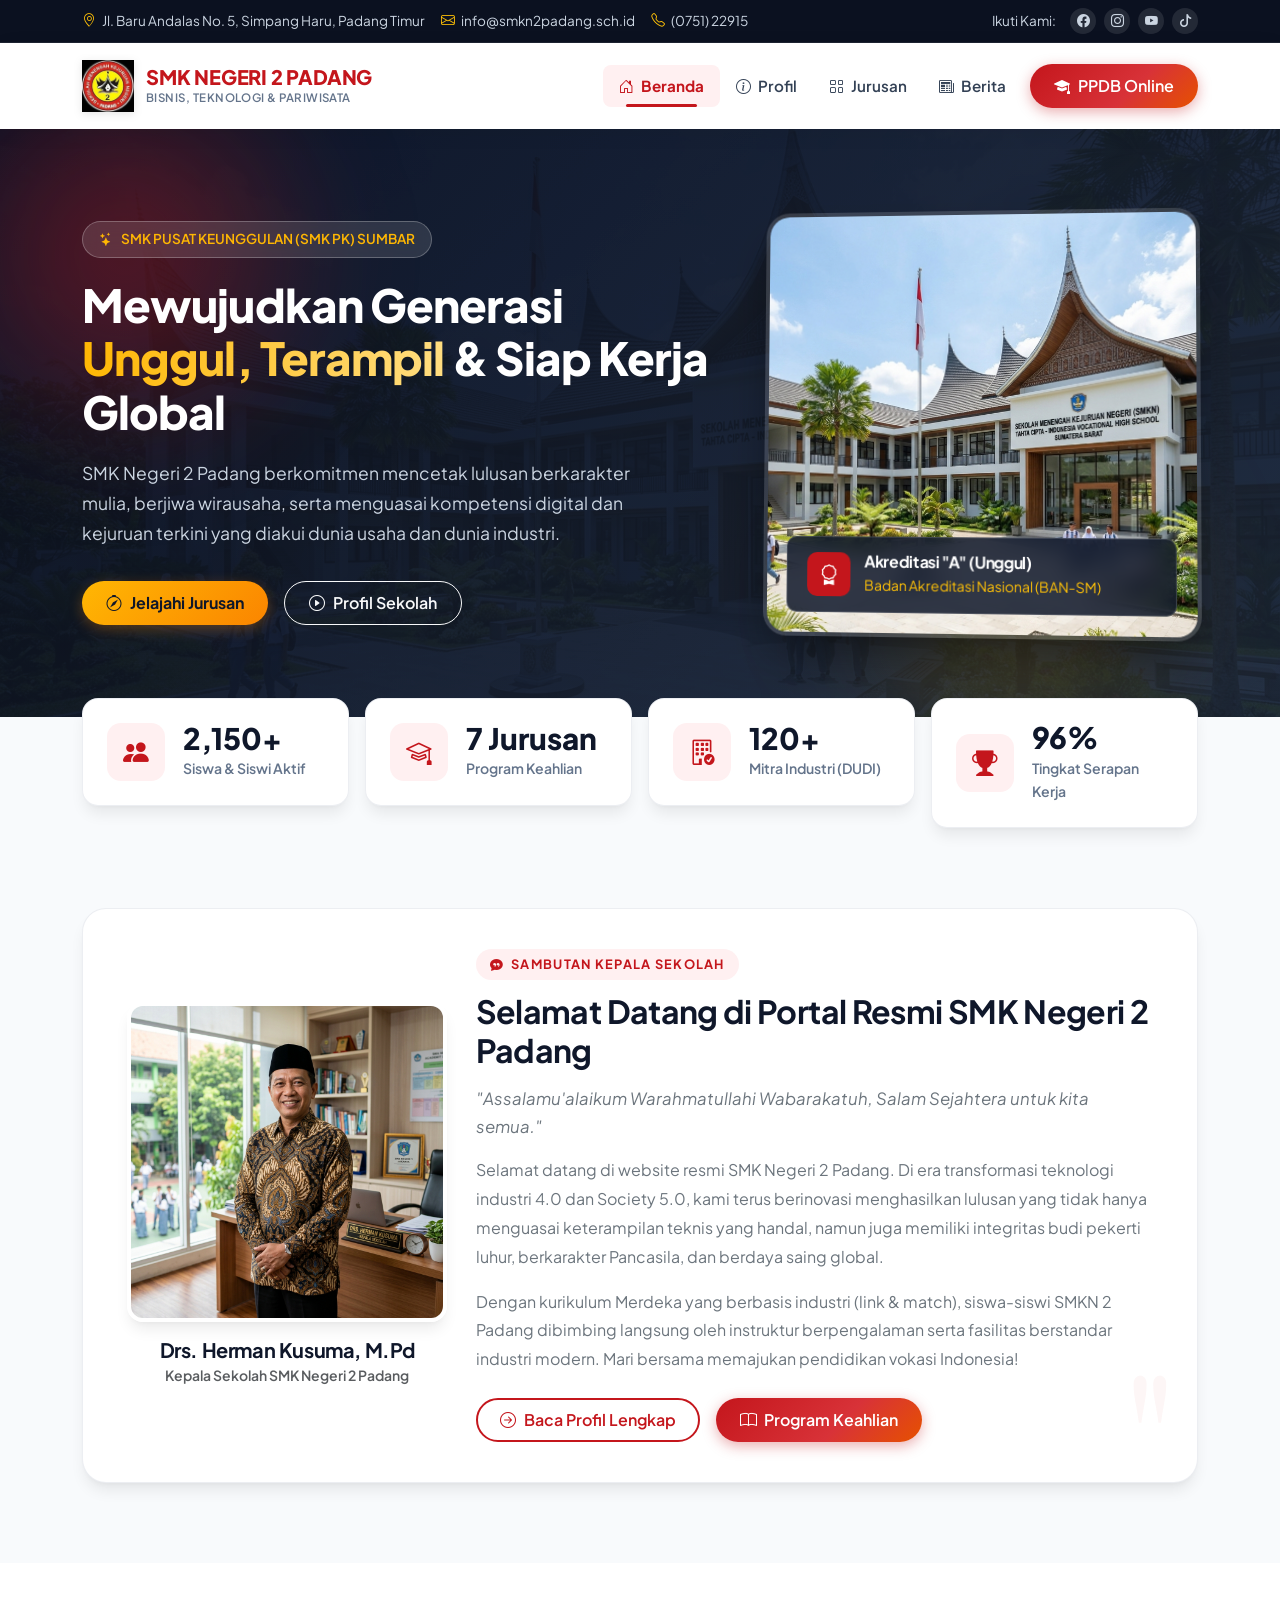
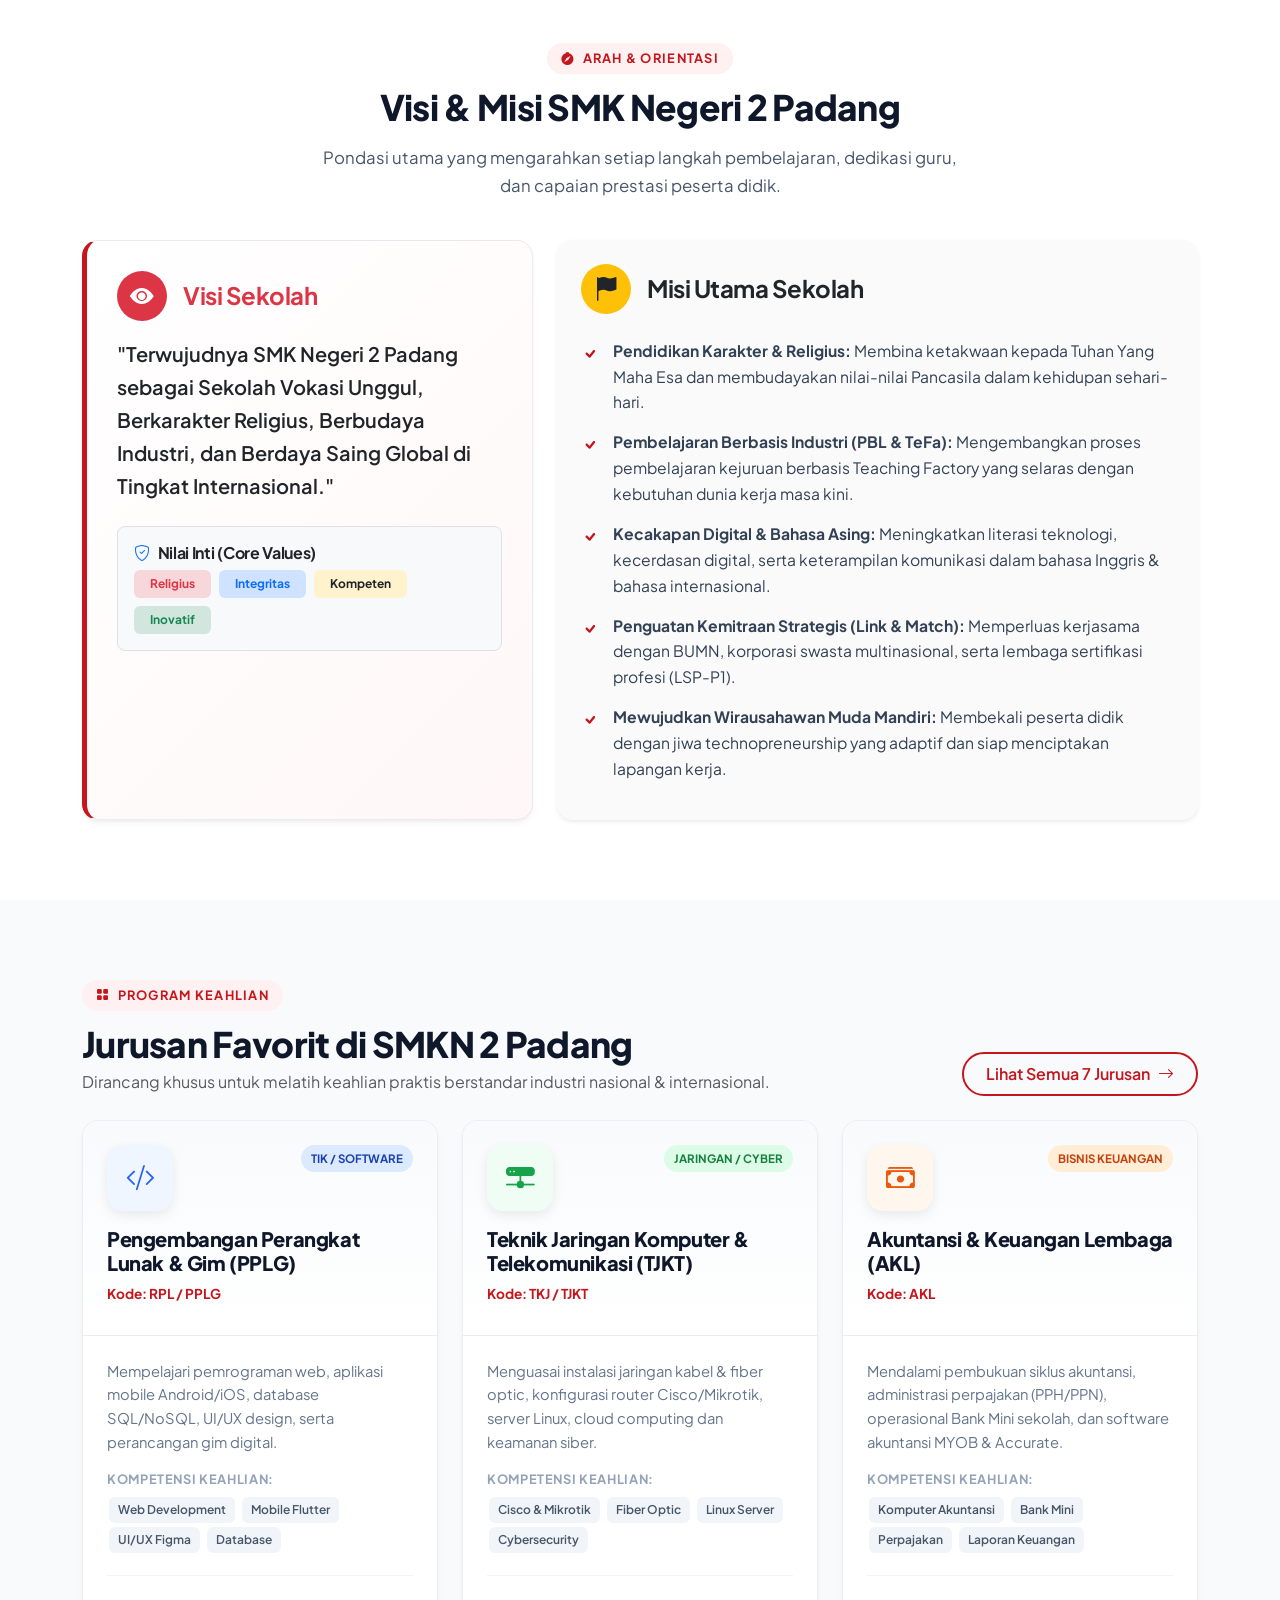
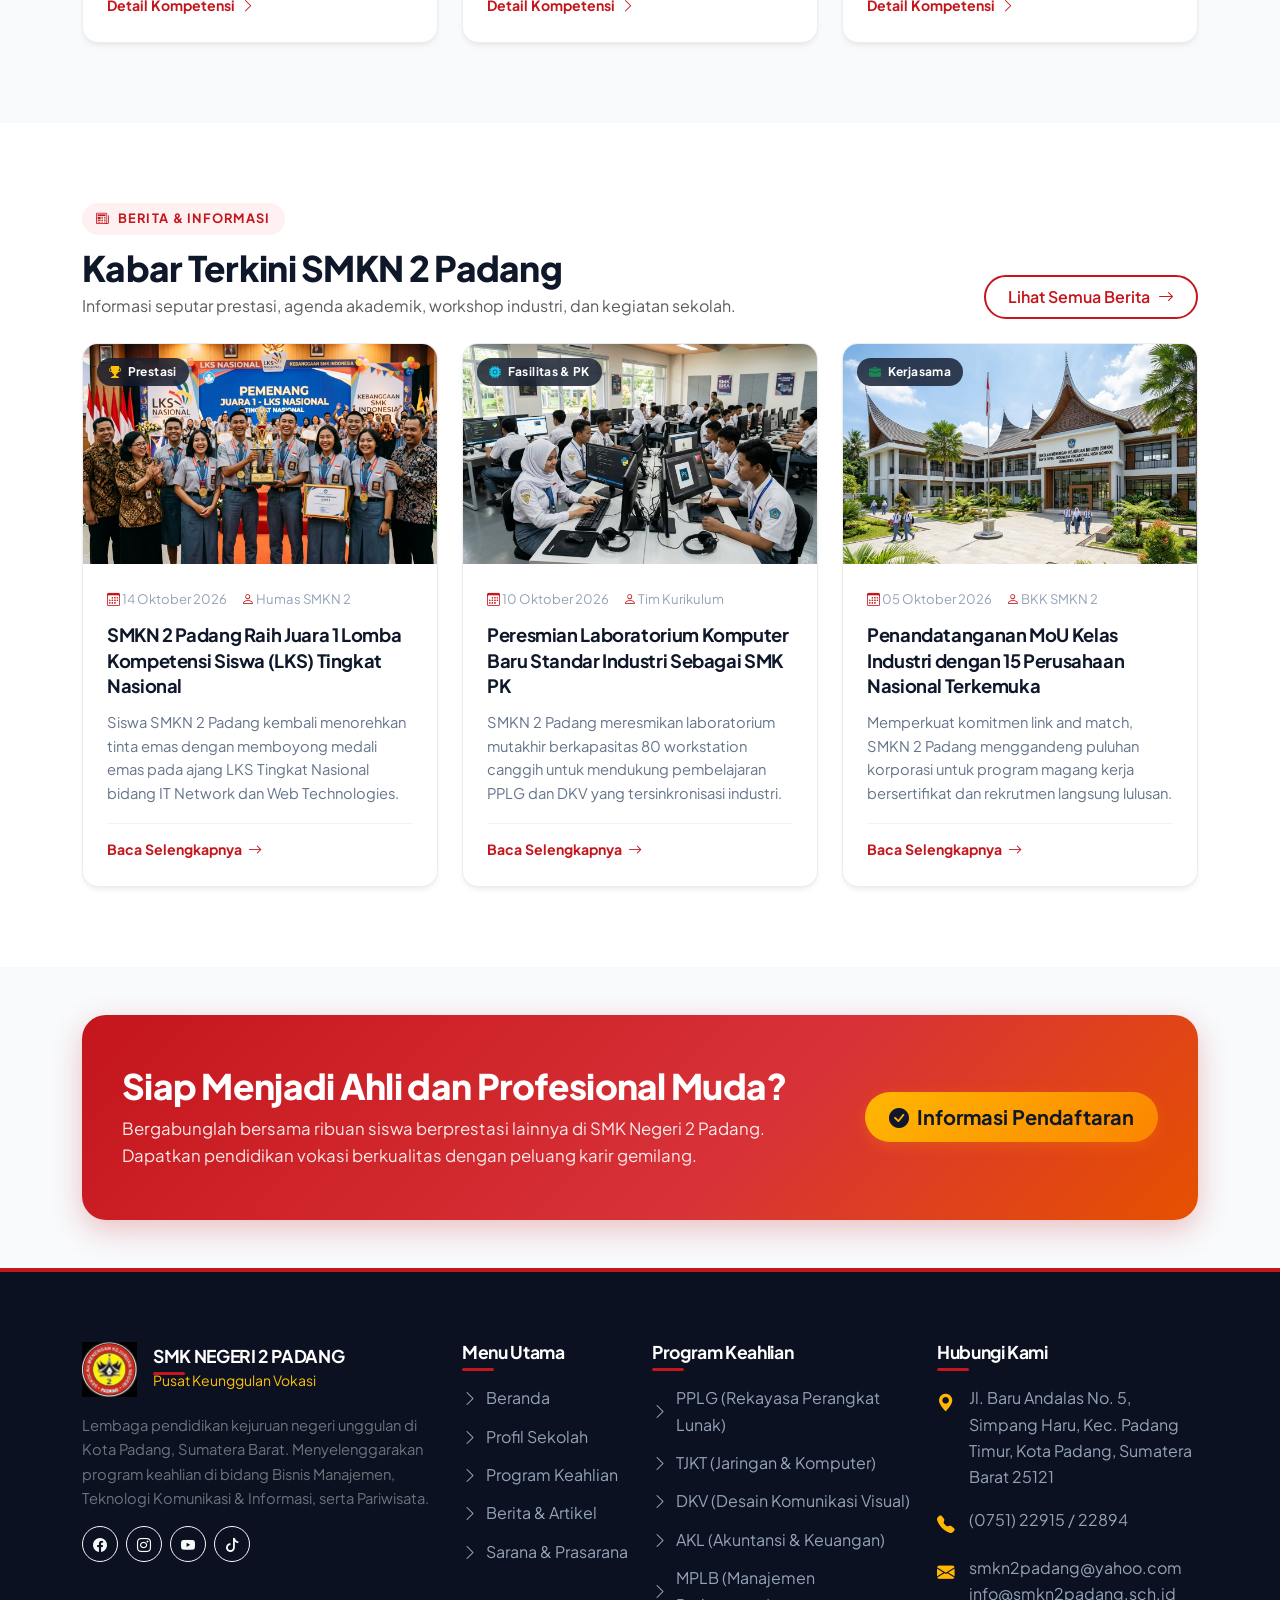
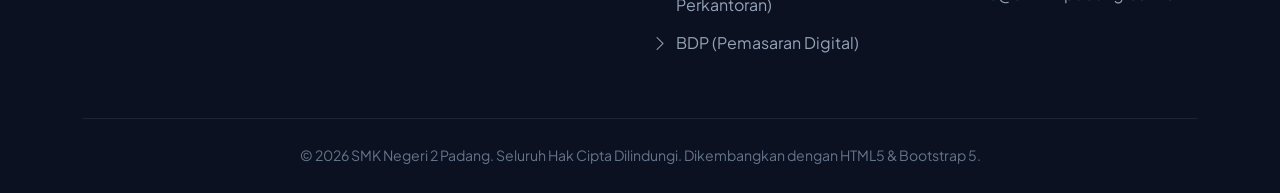
<file: smkn 2/index.html>
<!DOCTYPE html>
<html lang="id">
<head>
  <meta charset="UTF-8">
  <meta name="viewport" content="width=device-width, initial-scale=1.0">
  <title>SMK Negeri 2 Padang - Pusat Keunggulan Bisnis, Teknologi & Pariwisata</title>
  <meta name="description" content="Website Resmi SMK Negeri 2 Padang - Sekolah Menengah Kejuruan Pusat Keunggulan bidang Bisnis Manajemen, Teknologi Komunikasi dan Pariwisata di Kota Padang.">
  
  <!-- Favicon -->
  <link rel="icon" type="image/jpeg" href="assets/images/logo.jpg">
  
  <!-- Bootstrap 5.3.3 CSS -->
  <link href="https://cdn.jsdelivr.net/npm/bootstrap@5.3.3/dist/css/bootstrap.min.css" rel="stylesheet">
  <!-- Bootstrap Icons -->
  <link rel="stylesheet" href="https://cdn.jsdelivr.net/npm/bootstrap-icons@1.11.3/font/bootstrap-icons.min.css">
  <!-- Font Awesome -->
  <link rel="stylesheet" href="https://cdnjs.cloudflare.com/ajax/libs/font-awesome/6.5.2/css/all.min.css">
  <!-- Custom Style -->
  <link rel="stylesheet" href="assets/css/style.css">
</head>
<body>

  <!-- Top Utility Bar -->
  <div class="topbar">
    <div class="container d-flex flex-wrap justify-content-between align-items-center">
      <div class="d-flex align-items-center gap-3">
        <span><i class="bi bi-geo-alt text-warning me-1"></i> Jl. Baru Andalas No. 5, Simpang Haru, Padang Timur</span>
        <span class="d-none d-md-inline"><i class="bi bi-envelope text-warning me-1"></i> info@smkn2padang.sch.id</span>
        <span class="d-none d-lg-inline"><i class="bi bi-telephone text-warning me-1"></i> (0751) 22915</span>
      </div>
      <div class="d-flex align-items-center gap-2">
        <span class="d-none d-sm-inline">Ikuti Kami:</span>
        <div class="social-links">
          <a href="#" title="Facebook"><i class="bi bi-facebook"></i></a>
          <a href="#" title="Instagram"><i class="bi bi-instagram"></i></a>
          <a href="#" title="YouTube"><i class="bi bi-youtube"></i></a>
          <a href="#" title="TikTok"><i class="bi bi-tiktok"></i></a>
        </div>
      </div>
    </div>
  </div>

  <!-- Main Navbar -->
  <nav class="navbar navbar-expand-lg main-navbar sticky-top">
    <div class="container">
      <a class="navbar-brand" href="index.html">
        <img src="assets/images/logo.jpg" alt="Logo SMKN 2 Padang" class="brand-logo">
        <div class="brand-text">
          <span class="brand-title">SMK NEGERI 2 PADANG</span>
          <span class="brand-subtitle">Bisnis, Teknologi & Pariwisata</span>
        </div>
      </a>
      <button class="navbar-toggler border-0 shadow-none" type="button" data-bs-toggle="collapse" data-bs-target="#navbarMain" aria-controls="navbarMain" aria-expanded="false" aria-label="Toggle navigation">
        <span class="navbar-toggler-icon"></span>
      </button>

      <div class="collapse navbar-collapse" id="navbarMain">
        <ul class="navbar-nav ms-auto mb-2 mb-lg-0 align-items-lg-center">
          <li class="nav-item">
            <a class="nav-link active" aria-current="page" href="index.html">
              <i class="bi bi-house-door me-1"></i> Beranda
            </a>
          </li>
          <li class="nav-item">
            <a class="nav-link" href="profil.html">
              <i class="bi bi-info-circle me-1"></i> Profil
            </a>
          </li>
          <li class="nav-item">
            <a class="nav-link" href="jurusan.html">
              <i class="bi bi-grid me-1"></i> Jurusan
            </a>
          </li>
          <li class="nav-item">
            <a class="nav-link" href="berita.html">
              <i class="bi bi-newspaper me-1"></i> Berita
            </a>
          </li>
          <li class="nav-item ms-lg-2 mt-2 mt-lg-0">
            <a href="profil.html#fasilitas" class="btn btn-primary-custom">
              <i class="bi bi-mortarboard-fill"></i> PPDB Online
            </a>
          </li>
        </ul>
      </div>
    </div>
  </nav>

  <!-- Hero Section -->
  <section class="hero-wrapper">
    <div class="hero-bg-overlay" style="background-image: url('assets/images/gedung.jpg');"></div>
    <div class="hero-glow-1"></div>
    <div class="hero-glow-2"></div>
    
    <div class="container position-relative" style="z-index: 5;">
      <div class="row align-items-center g-5">
        <div class="col-lg-7">
          <div class="hero-badge">
            <i class="bi bi-stars"></i> SMK PUSAT KEUNGGULAN (SMK PK) SUMBAR
          </div>
          <h1 class="hero-title">
            Mewujudkan Generasi <span>Unggul, Terampil</span> & Siap Kerja Global
          </h1>
          <p class="hero-desc">
            SMK Negeri 2 Padang berkomitmen mencetak lulusan berkarakter mulia, berjiwa wirausaha, serta menguasai kompetensi digital dan kejuruan terkini yang diakui dunia usaha dan dunia industri.
          </p>
          <div class="d-flex flex-wrap gap-3">
            <a href="jurusan.html" class="btn btn-secondary-custom">
              <i class="bi bi-compass"></i> Jelajahi Jurusan
            </a>
            <a href="profil.html" class="btn btn-outline-light rounded-pill px-4 py-2 d-inline-flex align-items-center gap-2 fw-semibold">
              <i class="bi bi-play-circle"></i> Profil Sekolah
            </a>
          </div>
        </div>

        <div class="col-lg-5">
          <div class="hero-image-card">
            <img src="assets/images/gedung.jpg" alt="Gedung Kampus SMK Negeri 2 Padang">
            <div class="hero-floating-badge">
              <div class="badge-icon">
                <i class="bi bi-award"></i>
              </div>
              <div>
                <h6 class="text-white mb-0 fw-bold">Akreditasi "A" (Unggul)</h6>
                <small class="text-warning">Badan Akreditasi Nasional (BAN-SM)</small>
              </div>
            </div>
          </div>
        </div>
      </div>
    </div>
  </section>

  <!-- Quick Statistics Bar -->
  <div class="container stat-bar">
    <div class="row g-3">
      <div class="col-6 col-lg-3">
        <div class="stat-card">
          <div class="stat-icon">
            <i class="bi bi-people-fill"></i>
          </div>
          <div>
            <div class="stat-number" data-target="2150" data-suffix="+">0</div>
            <div class="stat-label">Siswa & Siswi Aktif</div>
          </div>
        </div>
      </div>
      <div class="col-6 col-lg-3">
        <div class="stat-card">
          <div class="stat-icon">
            <i class="bi bi-mortarboard"></i>
          </div>
          <div>
            <div class="stat-number" data-target="7" data-suffix=" Jurusan">0</div>
            <div class="stat-label">Program Keahlian</div>
          </div>
        </div>
      </div>
      <div class="col-6 col-lg-3">
        <div class="stat-card">
          <div class="stat-icon">
            <i class="bi bi-building-check"></i>
          </div>
          <div>
            <div class="stat-number" data-target="120" data-suffix="+">0</div>
            <div class="stat-label">Mitra Industri (DUDI)</div>
          </div>
        </div>
      </div>
      <div class="col-6 col-lg-3">
        <div class="stat-card">
          <div class="stat-icon">
            <i class="bi bi-trophy-fill"></i>
          </div>
          <div>
            <div class="stat-number" data-target="96" data-suffix="%">0</div>
            <div class="stat-label">Tingkat Serapan Kerja</div>
          </div>
        </div>
      </div>
    </div>
  </div>

  <!-- Sambutan Kepala Sekolah -->
  <section class="section-padding">
    <div class="container">
      <div class="welcome-section">
        <div class="row align-items-center g-4">
          <div class="col-md-4 text-center">
            <img src="assets/images/kepala_sekolah.jpg" alt="Kepala Sekolah SMKN 2 Padang" class="principal-avatar">
            <div class="mt-3">
              <h5 class="fw-bold mb-0">Drs. Herman Kusuma, M.Pd</h5>
              <small class="text-muted fw-semibold">Kepala Sekolah SMK Negeri 2 Padang</small>
            </div>
          </div>
          <div class="col-md-8">
            <span class="section-tag"><i class="bi bi-chat-quote-fill me-1"></i> Sambutan Kepala Sekolah</span>
            <h2 class="fw-bold mb-3">Selamat Datang di Portal Resmi SMK Negeri 2 Padang</h2>
            <p class="text-secondary mb-3" style="font-size: 1.05rem;">
              <em>"Assalamu'alaikum Warahmatullahi Wabarakatuh, Salam Sejahtera untuk kita semua."</em>
            </p>
            <p class="text-secondary" style="line-height: 1.8;">
              Selamat datang di website resmi SMK Negeri 2 Padang. Di era transformasi teknologi industri 4.0 dan Society 5.0, kami terus berinovasi menghasilkan lulusan yang tidak hanya menguasai keterampilan teknis yang handal, namun juga memiliki integritas budi pekerti luhur, berkarakter Pancasila, dan berdaya saing global.
            </p>
            <p class="text-secondary" style="line-height: 1.8;">
              Dengan kurikulum Merdeka yang berbasis industri (link & match), siswa-siswi SMKN 2 Padang dibimbing langsung oleh instruktur berpengalaman serta fasilitas berstandar industri modern. Mari bersama memajukan pendidikan vokasi Indonesia!
            </p>
            <div class="d-flex gap-3 mt-4">
              <a href="profil.html" class="btn btn-outline-custom">
                <i class="bi bi-arrow-right-circle"></i> Baca Profil Lengkap
              </a>
              <a href="jurusan.html" class="btn btn-primary-custom">
                <i class="bi bi-book"></i> Program Keahlian
              </a>
            </div>
          </div>
        </div>
      </div>
    </div>
  </section>

  <!-- Visi & Misi Ringkas -->
  <section class="section-padding bg-white">
    <div class="container">
      <div class="text-center">
        <span class="section-tag"><i class="bi bi-compass-fill me-1"></i> Arah & Orientasi</span>
        <h2 class="section-title">Visi & Misi SMK Negeri 2 Padang</h2>
        <p class="section-desc">Pondasi utama yang mengarahkan setiap langkah pembelajaran, dedikasi guru, dan capaian prestasi peserta didik.</p>
      </div>

      <div class="row g-4 align-items-stretch">
        <div class="col-lg-5">
          <div class="vision-card h-100">
            <div class="d-flex align-items-center gap-3 mb-3">
              <div class="rounded-circle bg-danger text-white p-3 d-flex align-items-center justify-content-center" style="width: 50px; height: 50px;">
                <i class="bi bi-eye-fill fs-4"></i>
              </div>
              <h4 class="fw-bold mb-0 text-danger">Visi Sekolah</h4>
            </div>
            <p class="lead fw-semibold text-dark mb-4">
              "Terwujudnya SMK Negeri 2 Padang sebagai Sekolah Vokasi Unggul, Berkarakter Religius, Berbudaya Industri, dan Berdaya Saing Global di Tingkat Internasional."
            </p>
            <div class="p-3 bg-light rounded-3 border">
              <h6 class="fw-bold text-dark mb-2"><i class="bi bi-shield-check text-primary me-2"></i>Nilai Inti (Core Values)</h6>
              <div class="d-flex flex-wrap gap-2">
                <span class="badge bg-danger-subtle text-danger px-3 py-2">Religius</span>
                <span class="badge bg-primary-subtle text-primary px-3 py-2">Integritas</span>
                <span class="badge bg-warning-subtle text-dark px-3 py-2">Kompeten</span>
                <span class="badge bg-success-subtle text-success px-3 py-2">Inovatif</span>
              </div>
            </div>
          </div>
        </div>

        <div class="col-lg-7">
          <div class="card h-100 border-0 shadow-sm p-4 rounded-4" style="background: #fafafa;">
            <div class="d-flex align-items-center gap-3 mb-3">
              <div class="rounded-circle bg-warning text-dark p-3 d-flex align-items-center justify-content-center" style="width: 50px; height: 50px;">
                <i class="bi bi-flag-fill fs-4"></i>
              </div>
              <h4 class="fw-bold mb-0 text-dark">Misi Utama Sekolah</h4>
            </div>
            <ul class="mission-list mt-2">
              <li>
                <strong>Pendidikan Karakter & Religius:</strong> Membina ketakwaan kepada Tuhan Yang Maha Esa dan membudayakan nilai-nilai Pancasila dalam kehidupan sehari-hari.
              </li>
              <li>
                <strong>Pembelajaran Berbasis Industri (PBL & TeFa):</strong> Mengembangkan proses pembelajaran kejuruan berbasis Teaching Factory yang selaras dengan kebutuhan dunia kerja masa kini.
              </li>
              <li>
                <strong>Kecakapan Digital & Bahasa Asing:</strong> Meningkatkan literasi teknologi, kecerdasan digital, serta keterampilan komunikasi dalam bahasa Inggris & bahasa internasional.
              </li>
              <li>
                <strong>Penguatan Kemitraan Strategis (Link & Match):</strong> Memperluas kerjasama dengan BUMN, korporasi swasta multinasional, serta lembaga sertifikasi profesi (LSP-P1).
              </li>
              <li>
                <strong>Mewujudkan Wirausahawan Muda Mandiri:</strong> Membekali peserta didik dengan jiwa technopreneurship yang adaptif dan siap menciptakan lapangan kerja.
              </li>
            </ul>
          </div>
        </div>
      </div>
    </div>
  </section>

  <!-- Preview Jurusan Unggulan -->
  <section class="section-padding">
    <div class="container">
      <div class="d-flex flex-wrap justify-content-between align-items-end mb-4">
        <div>
          <span class="section-tag"><i class="bi bi-grid-fill me-1"></i> Program Keahlian</span>
          <h2 class="section-title mb-1">Jurusan Favorit di SMKN 2 Padang</h2>
          <p class="text-muted mb-0">Dirancang khusus untuk melatih keahlian praktis berstandar industri nasional & internasional.</p>
        </div>
        <div class="mt-3 mt-md-0">
          <a href="jurusan.html" class="btn btn-outline-custom">
            Lihat Semua 7 Jurusan <i class="bi bi-arrow-right"></i>
          </a>
        </div>
      </div>

      <div class="row g-4">
        <!-- PPLG -->
        <div class="col-md-6 col-lg-4">
          <div class="jurusan-card">
            <div class="jurusan-header">
              <span class="jurusan-badge badge-pplg">TIK / Software</span>
              <div class="jurusan-icon-wrap theme-pplg">
                <i class="bi bi-code-slash"></i>
              </div>
              <h5 class="jurusan-title">Pengembangan Perangkat Lunak & Gim (PPLG)</h5>
              <span class="jurusan-code">Kode: RPL / PPLG</span>
            </div>
            <div class="jurusan-body">
              <p class="jurusan-desc">Mempelajari pemrograman web, aplikasi mobile Android/iOS, database SQL/NoSQL, UI/UX design, serta perancangan gim digital.</p>
              <div class="jurusan-competencies">
                <h6>Kompetensi Keahlian:</h6>
                <span class="competency-tag">Web Development</span>
                <span class="competency-tag">Mobile Flutter</span>
                <span class="competency-tag">UI/UX Figma</span>
                <span class="competency-tag">Database</span>
              </div>
              <div class="jurusan-footer">
                <a href="jurusan.html" class="read-more-link">Detail Kompetensi <i class="bi bi-chevron-right"></i></a>
              </div>
            </div>
          </div>
        </div>

        <!-- TJKT -->
        <div class="col-md-6 col-lg-4">
          <div class="jurusan-card">
            <div class="jurusan-header">
              <span class="jurusan-badge badge-tjkt">Jaringan / Cyber</span>
              <div class="jurusan-icon-wrap theme-tjkt">
                <i class="bi bi-hdd-network-fill"></i>
              </div>
              <h5 class="jurusan-title">Teknik Jaringan Komputer & Telekomunikasi (TJKT)</h5>
              <span class="jurusan-code">Kode: TKJ / TJKT</span>
            </div>
            <div class="jurusan-body">
              <p class="jurusan-desc">Menguasai instalasi jaringan kabel & fiber optic, konfigurasi router Cisco/Mikrotik, server Linux, cloud computing dan keamanan siber.</p>
              <div class="jurusan-competencies">
                <h6>Kompetensi Keahlian:</h6>
                <span class="competency-tag">Cisco & Mikrotik</span>
                <span class="competency-tag">Fiber Optic</span>
                <span class="competency-tag">Linux Server</span>
                <span class="competency-tag">Cybersecurity</span>
              </div>
              <div class="jurusan-footer">
                <a href="jurusan.html" class="read-more-link">Detail Kompetensi <i class="bi bi-chevron-right"></i></a>
              </div>
            </div>
          </div>
        </div>

        <!-- AKL -->
        <div class="col-md-6 col-lg-4">
          <div class="jurusan-card">
            <div class="jurusan-header">
              <span class="jurusan-badge badge-akl">Bisnis Keuangan</span>
              <div class="jurusan-icon-wrap theme-akl">
                <i class="bi bi-cash-stack"></i>
              </div>
              <h5 class="jurusan-title">Akuntansi & Keuangan Lembaga (AKL)</h5>
              <span class="jurusan-code">Kode: AKL</span>
            </div>
            <div class="jurusan-body">
              <p class="jurusan-desc">Mendalami pembukuan siklus akuntansi, administrasi perpajakan (PPH/PPN), operasional Bank Mini sekolah, dan software akuntansi MYOB & Accurate.</p>
              <div class="jurusan-competencies">
                <h6>Kompetensi Keahlian:</h6>
                <span class="competency-tag">Komputer Akuntansi</span>
                <span class="competency-tag">Bank Mini</span>
                <span class="competency-tag">Perpajakan</span>
                <span class="competency-tag">Laporan Keuangan</span>
              </div>
              <div class="jurusan-footer">
                <a href="jurusan.html" class="read-more-link">Detail Kompetensi <i class="bi bi-chevron-right"></i></a>
              </div>
            </div>
          </div>
        </div>
      </div>
    </div>
  </section>

  <!-- Berita & Informasi Terbaru -->
  <section class="section-padding bg-white">
    <div class="container">
      <div class="d-flex flex-wrap justify-content-between align-items-end mb-4">
        <div>
          <span class="section-tag"><i class="bi bi-newspaper me-1"></i> Berita & Informasi</span>
          <h2 class="section-title mb-1">Kabar Terkini SMKN 2 Padang</h2>
          <p class="text-muted mb-0">Informasi seputar prestasi, agenda akademik, workshop industri, dan kegiatan sekolah.</p>
        </div>
        <div class="mt-3 mt-md-0">
          <a href="berita.html" class="btn btn-outline-custom">
            Lihat Semua Berita <i class="bi bi-arrow-right"></i>
          </a>
        </div>
      </div>

      <div class="row g-4">
        <!-- Berita 1 -->
        <div class="col-md-6 col-lg-4">
          <div class="news-card">
            <div class="news-img-box">
              <img src="assets/images/prestasi.jpg" alt="SMKN 2 Padang Juara 1 LKS">
              <span class="news-category-badge"><i class="bi bi-trophy-fill text-warning me-1"></i> Prestasi</span>
            </div>
            <div class="news-body">
              <div class="news-meta">
                <span><i class="bi bi-calendar3"></i> 14 Oktober 2026</span>
                <span><i class="bi bi-person"></i> Humas SMKN 2</span>
              </div>
              <h5 class="news-title">
                <a href="berita.html">SMKN 2 Padang Raih Juara 1 Lomba Kompetensi Siswa (LKS) Tingkat Nasional</a>
              </h5>
              <p class="news-snippet">
                Siswa SMKN 2 Padang kembali menorehkan tinta emas dengan memboyong medali emas pada ajang LKS Tingkat Nasional bidang IT Network dan Web Technologies.
              </p>
              <div class="news-footer">
                <a href="berita.html" class="read-more-link">Baca Selengkapnya <i class="bi bi-arrow-right"></i></a>
              </div>
            </div>
          </div>
        </div>

        <!-- Berita 2 -->
        <div class="col-md-6 col-lg-4">
          <div class="news-card">
            <div class="news-img-box">
              <img src="assets/images/lab.jpg" alt="Modernisasi Laboratorium Komputer">
              <span class="news-category-badge"><i class="bi bi-cpu-fill text-info me-1"></i> Fasilitas & PK</span>
            </div>
            <div class="news-body">
              <div class="news-meta">
                <span><i class="bi bi-calendar3"></i> 10 Oktober 2026</span>
                <span><i class="bi bi-person"></i> Tim Kurikulum</span>
              </div>
              <h5 class="news-title">
                <a href="berita.html">Peresmian Laboratorium Komputer Baru Standar Industri Sebagai SMK PK</a>
              </h5>
              <p class="news-snippet">
                SMKN 2 Padang meresmikan laboratorium mutakhir berkapasitas 80 workstation canggih untuk mendukung pembelajaran PPLG dan DKV yang tersinkronisasi industri.
              </p>
              <div class="news-footer">
                <a href="berita.html" class="read-more-link">Baca Selengkapnya <i class="bi bi-arrow-right"></i></a>
              </div>
            </div>
          </div>
        </div>

        <!-- Berita 3 -->
        <div class="col-md-6 col-lg-4">
          <div class="news-card">
            <div class="news-img-box">
              <img src="assets/images/gedung.jpg" alt="Kunjungan Industri & MoU">
              <span class="news-category-badge"><i class="bi bi-briefcase-fill text-success me-1"></i> Kerjasama</span>
            </div>
            <div class="news-body">
              <div class="news-meta">
                <span><i class="bi bi-calendar3"></i> 05 Oktober 2026</span>
                <span><i class="bi bi-person"></i> BKK SMKN 2</span>
              </div>
              <h5 class="news-title">
                <a href="berita.html">Penandatanganan MoU Kelas Industri dengan 15 Perusahaan Nasional Terkemuka</a>
              </h5>
              <p class="news-snippet">
                Memperkuat komitmen link and match, SMKN 2 Padang menggandeng puluhan korporasi untuk program magang kerja bersertifikat dan rekrutmen langsung lulusan.
              </p>
              <div class="news-footer">
                <a href="berita.html" class="read-more-link">Baca Selengkapnya <i class="bi bi-arrow-right"></i></a>
              </div>
            </div>
          </div>
        </div>
      </div>
    </div>
  </section>

  <!-- CTA Pendaftaran / Info PPDB -->
  <section class="section-padding py-5">
    <div class="container">
      <div class="cta-banner">
        <div class="row align-items-center">
          <div class="col-lg-8">
            <h2>Siap Menjadi Ahli dan Profesional Muda?</h2>
            <p class="mb-lg-0">Bergabunglah bersama ribuan siswa berprestasi lainnya di SMK Negeri 2 Padang. Dapatkan pendidikan vokasi berkualitas dengan peluang karir gemilang.</p>
          </div>
          <div class="col-lg-4 text-lg-end">
            <a href="profil.html" class="btn btn-secondary-custom btn-lg">
              <i class="bi bi-check-circle-fill"></i> Informasi Pendaftaran
            </a>
          </div>
        </div>
      </div>
    </div>
  </section>

  <!-- Footer -->
  <footer class="main-footer">
    <div class="container">
      <div class="row g-4">
        <!-- Kolom 1: Brand Info -->
        <div class="col-lg-4 col-md-6">
          <div class="d-flex align-items-center gap-3 mb-3">
            <img src="assets/images/logo.jpg" alt="Logo SMKN 2 Padang" style="height: 55px;">
            <div>
              <h5 class="text-white mb-0" style="margin-bottom: 0 !important;">SMK NEGERI 2 PADANG</h5>
              <small class="text-warning">Pusat Keunggulan Vokasi</small>
            </div>
          </div>
          <p class="text-secondary mb-3" style="font-size: 0.92rem;">
            Lembaga pendidikan kejuruan negeri unggulan di Kota Padang, Sumatera Barat. Menyelenggarakan program keahlian di bidang Bisnis Manajemen, Teknologi Komunikasi & Informasi, serta Pariwisata.
          </p>
          <div class="d-flex gap-2">
            <a href="#" class="btn btn-sm btn-outline-light rounded-circle" style="width: 36px; height: 36px; display: flex; align-items: center; justify-content: center;"><i class="bi bi-facebook"></i></a>
            <a href="#" class="btn btn-sm btn-outline-light rounded-circle" style="width: 36px; height: 36px; display: flex; align-items: center; justify-content: center;"><i class="bi bi-instagram"></i></a>
            <a href="#" class="btn btn-sm btn-outline-light rounded-circle" style="width: 36px; height: 36px; display: flex; align-items: center; justify-content: center;"><i class="bi bi-youtube"></i></a>
            <a href="#" class="btn btn-sm btn-outline-light rounded-circle" style="width: 36px; height: 36px; display: flex; align-items: center; justify-content: center;"><i class="bi bi-tiktok"></i></a>
          </div>
        </div>

        <!-- Kolom 2: Navigasi Cepat -->
        <div class="col-lg-2 col-md-6">
          <h5>Menu Utama</h5>
          <ul class="footer-links">
            <li><a href="index.html"><i class="bi bi-chevron-right"></i> Beranda</a></li>
            <li><a href="profil.html"><i class="bi bi-chevron-right"></i> Profil Sekolah</a></li>
            <li><a href="jurusan.html"><i class="bi bi-chevron-right"></i> Program Keahlian</a></li>
            <li><a href="berita.html"><i class="bi bi-chevron-right"></i> Berita & Artikel</a></li>
            <li><a href="profil.html#fasilitas"><i class="bi bi-chevron-right"></i> Sarana & Prasarana</a></li>
          </ul>
        </div>

        <!-- Kolom 3: Jurusan -->
        <div class="col-lg-3 col-md-6">
          <h5>Program Keahlian</h5>
          <ul class="footer-links">
            <li><a href="jurusan.html"><i class="bi bi-chevron-right"></i> PPLG (Rekayasa Perangkat Lunak)</a></li>
            <li><a href="jurusan.html"><i class="bi bi-chevron-right"></i> TJKT (Jaringan & Komputer)</a></li>
            <li><a href="jurusan.html"><i class="bi bi-chevron-right"></i> DKV (Desain Komunikasi Visual)</a></li>
            <li><a href="jurusan.html"><i class="bi bi-chevron-right"></i> AKL (Akuntansi & Keuangan)</a></li>
            <li><a href="jurusan.html"><i class="bi bi-chevron-right"></i> MPLB (Manajemen Perkantoran)</a></li>
            <li><a href="jurusan.html"><i class="bi bi-chevron-right"></i> BDP (Pemasaran Digital)</a></li>
          </ul>
        </div>

        <!-- Kolom 4: Kontak & Alamat -->
        <div class="col-lg-3 col-md-6">
          <h5>Hubungi Kami</h5>
          <div class="footer-contact-item">
            <i class="bi bi-geo-alt-fill"></i>
            <span>Jl. Baru Andalas No. 5, Simpang Haru, Kec. Padang Timur, Kota Padang, Sumatera Barat 25121</span>
          </div>
          <div class="footer-contact-item">
            <i class="bi bi-telephone-fill"></i>
            <span>(0751) 22915 / 22894</span>
          </div>
          <div class="footer-contact-item">
            <i class="bi bi-envelope-fill"></i>
            <span>smkn2padang@yahoo.com<br>info@smkn2padang.sch.id</span>
          </div>
        </div>
      </div>

      <div class="footer-bottom text-center">
        <p class="mb-0">
          &copy; 2026 SMK Negeri 2 Padang. Seluruh Hak Cipta Dilindungi. Dikembangkan dengan HTML5 & Bootstrap 5.
        </p>
      </div>
    </div>
  </footer>

  <!-- Bootstrap 5 JS Bundle -->
  <script src="https://cdn.jsdelivr.net/npm/bootstrap@5.3.3/dist/js/bootstrap.bundle.min.js"></script>
  <!-- Custom JS -->
  <script src="assets/js/main.js"></script>
</body>
</html>
</file>
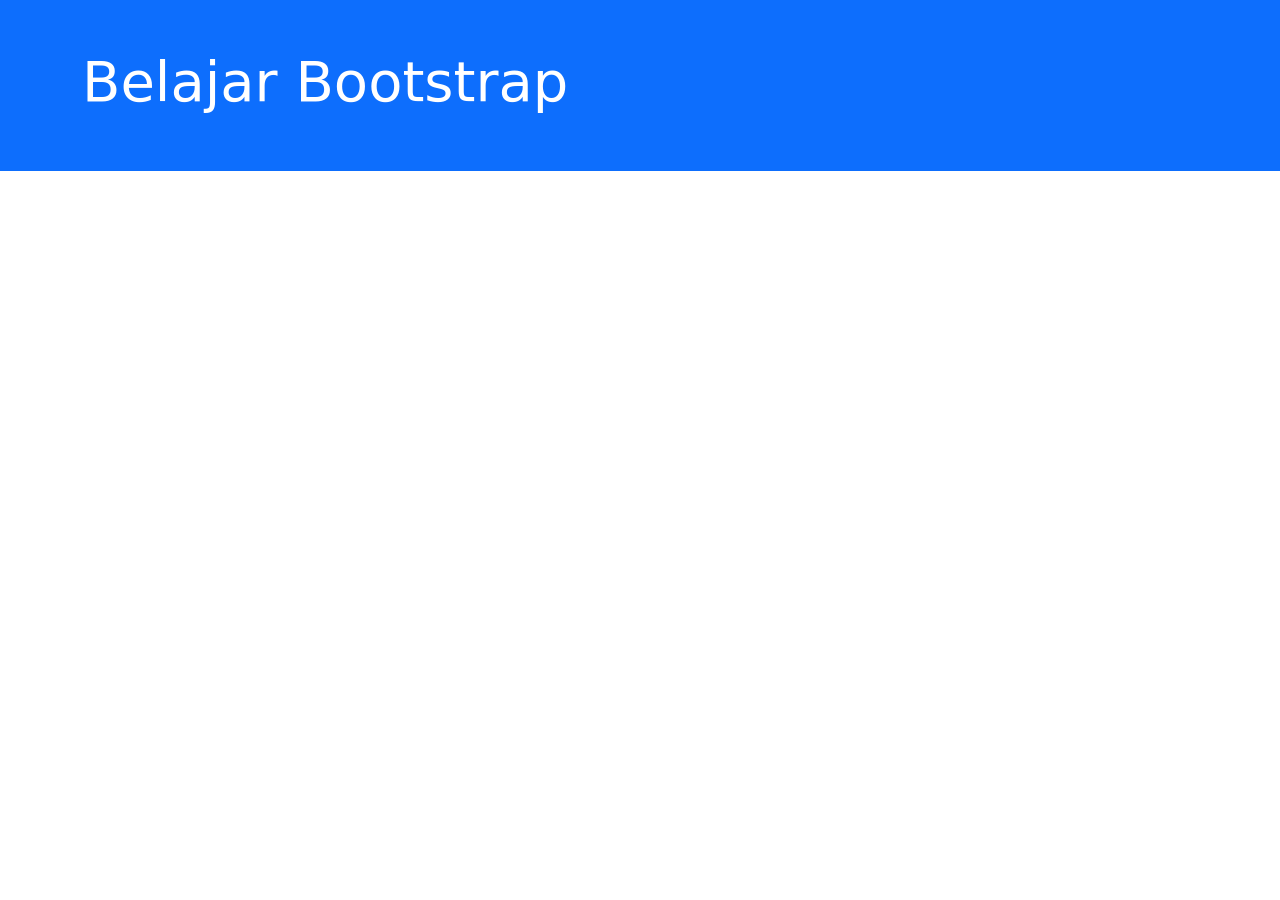
<file: Boostrap/belajarBootsrap[.html>
<!DOCTYPE html>
<html lang="en">
<head>
    <meta charset="UTF-8">
    <meta name="viewport" content="width=device-width, initial-scale=1.0">
    <title>Document</title>

    <!--  Include css bootstrap -->
    <link href="https://cdn.jsdelivr.net/npm/bootstrap@5.3.8/dist/css/bootstrap.min.css" rel="stylesheet" integrity="sha384-sRIl4kxILFvY47J16cr9ZwB07vP4J8+LH7qKQnuqkuIAvNWLzeN8tE5YBujZqJLB" crossorigin="anonymous">
</head>

<body>
  <header class="bg-primary py-5">
    <div class="container">
        <h1 class="display-4 text-white">Belajar Bootstrap</h1>
    </div>
  </header>  

<!--  Include js bootstrap -->
<script src="https://cdn.jsdelivr.net/npm/bootstrap@5.3.8/dist/js/bootstrap.bundle.min.js" integrity="sha384-FKyoEForCGlyvwx9Hj09JcYn3nv7wiPVlz7YYwJrWVcXK/BmnVDxM+D2scQbITxI" crossorigin="anonymous"></script>

</body>
</html>
</file>
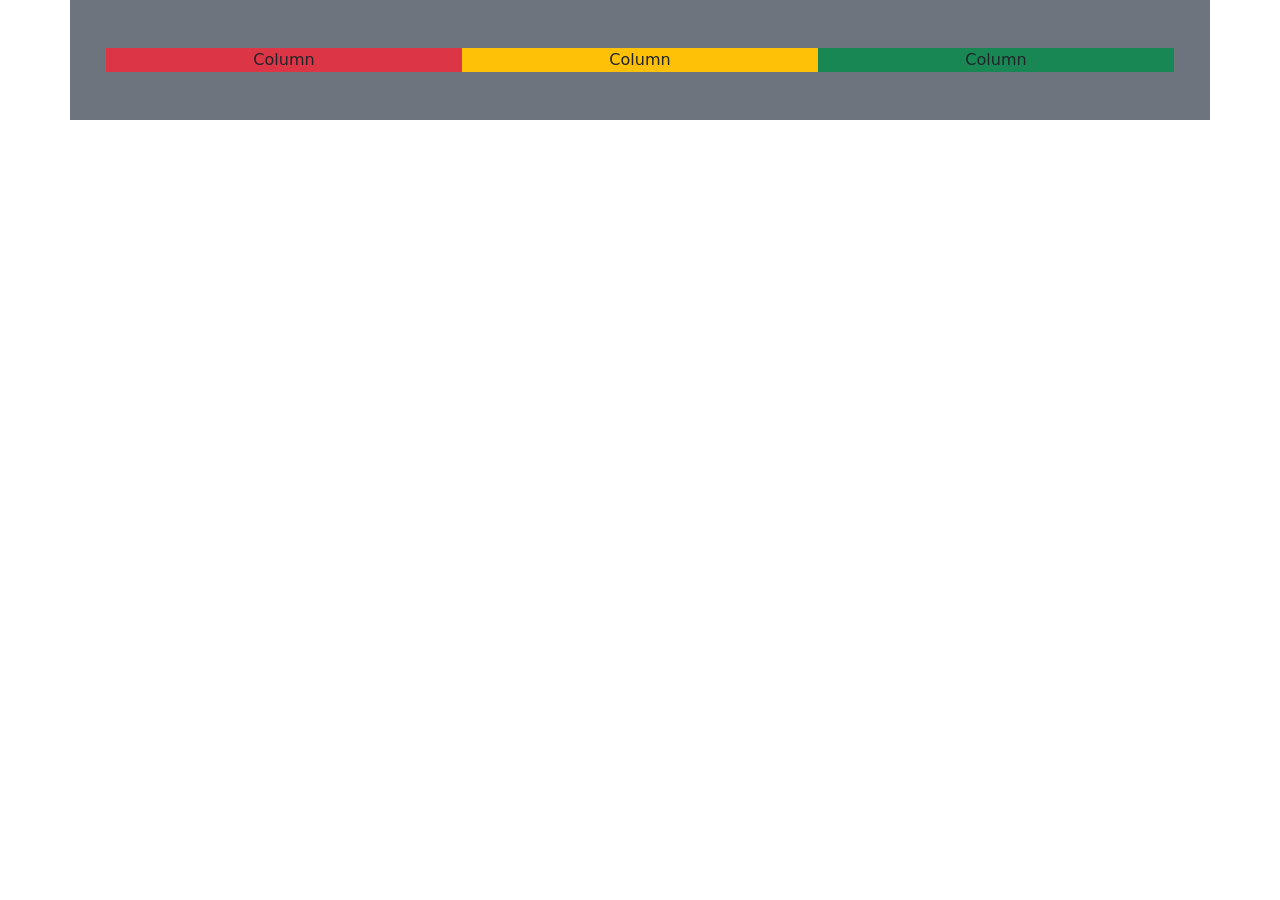
<file: Boostrap/belajarGrid.html>
<!DOCTYPE html>
<html lang="en">
<head>
    <meta charset="UTF-8">
    <meta name="viewport" content="width=device-width, initial-scale=1.0">
    <title>Document</title>

    <!--  Include css bootstrap -->
    <link href="https://cdn.jsdelivr.net/npm/bootstrap@5.3.8/dist/css/bootstrap.min.css" rel="stylesheet" integrity="sha384-sRIl4kxILFvY47J16cr9ZwB07vP4J8+LH7qKQnuqkuIAvNWLzeN8tE5YBujZqJLB" crossorigin="anonymous">
</head>

<body>
    <div class="container text-center bg-secondary p-5">
        <div class="row">
            <div class="col bg-danger">
                Column
            </div>
            <div class="col bg-warning">
                Column
        </div>
        <div class="col bg-success">
                Column
            </div>
    </div>
    
</body>
<!--  Include js bootstrap -->
<script src="https://cdn.jsdelivr.net/npm/bootstrap@5.3.8/dist/js/bootstrap.bundle.min.js" integrity="sha384-FKyoEForCGlyvwx9Hj09JcYn3nv7wiPVlz7YYwJrWVcXK/BmnVDxM+D2scQbITxI" crossorigin="anonymous"></script>
</html>
</file>
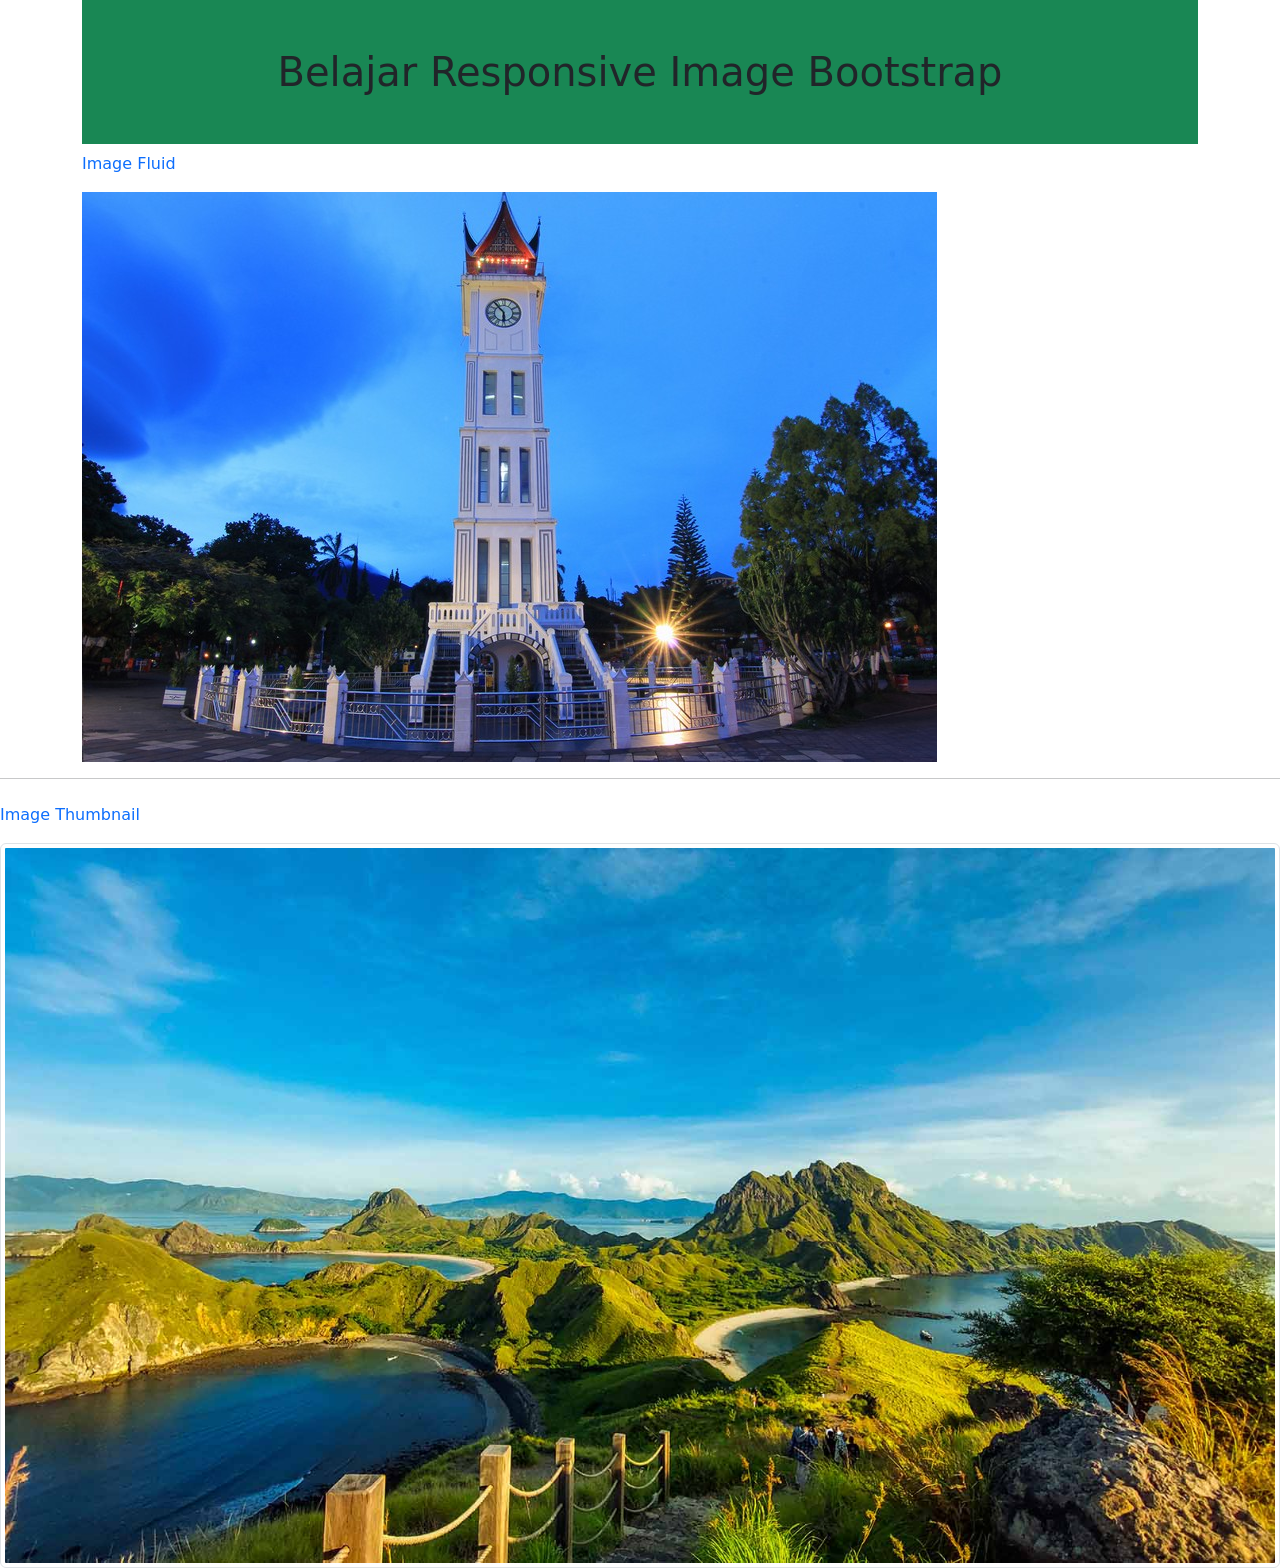
<file: Boostrap/responsiveImage.html>
<!DOCTYPE html>
<html lang="en">
<head>
    <meta charset="UTF-8">
    <meta name="viewport" content="width=device-width, initial-scale=1.0">
    <title>Document</title>

    <!--  Include css bootstrap -->
    <link href="https://cdn.jsdelivr.net/npm/bootstrap@5.3.8/dist/css/bootstrap.min.css" rel="stylesheet" integrity="sha384-sRIl4kxILFvY47J16cr9ZwB07vP4J8+LH7qKQnuqkuIAvNWLzeN8tE5YBujZqJLB" crossorigin="anonymous">
</head>

<body>
    <div class="container">
        <h1 class="text-center bg-success p-5">Belajar Responsive Image Bootstrap</h1>
        <p class="text-primary">Image Fluid</p>
        <!-- Silahkan sesuaikan fotonya dengan foto yang kamu punya-->
         <img src="jamgadang.jpg" class="img-fluid" alt="Jam Gadang">
    </div>
    <hr>
    <div class="mt-4">
        <p class="text-primary">Image Thumbnail</p>
        <img src="wisata.jpg" class="img-thumbnail rounded" alt="Wisata">
    </div>
    
</body>

<!--  Include js bootstrap -->
<script src="https://cdn.jsdelivr.net/npm/bootstrap@5.3.8/dist/js/bootstrap.bundle.min.js" integrity="sha384-FKyoEForCGlyvwx9Hj09JcYn3nv7wiPVlz7YYwJrWVcXK/BmnVDxM+D2scQbITxI" crossorigin="anonymous"></script>
</html>
</file>
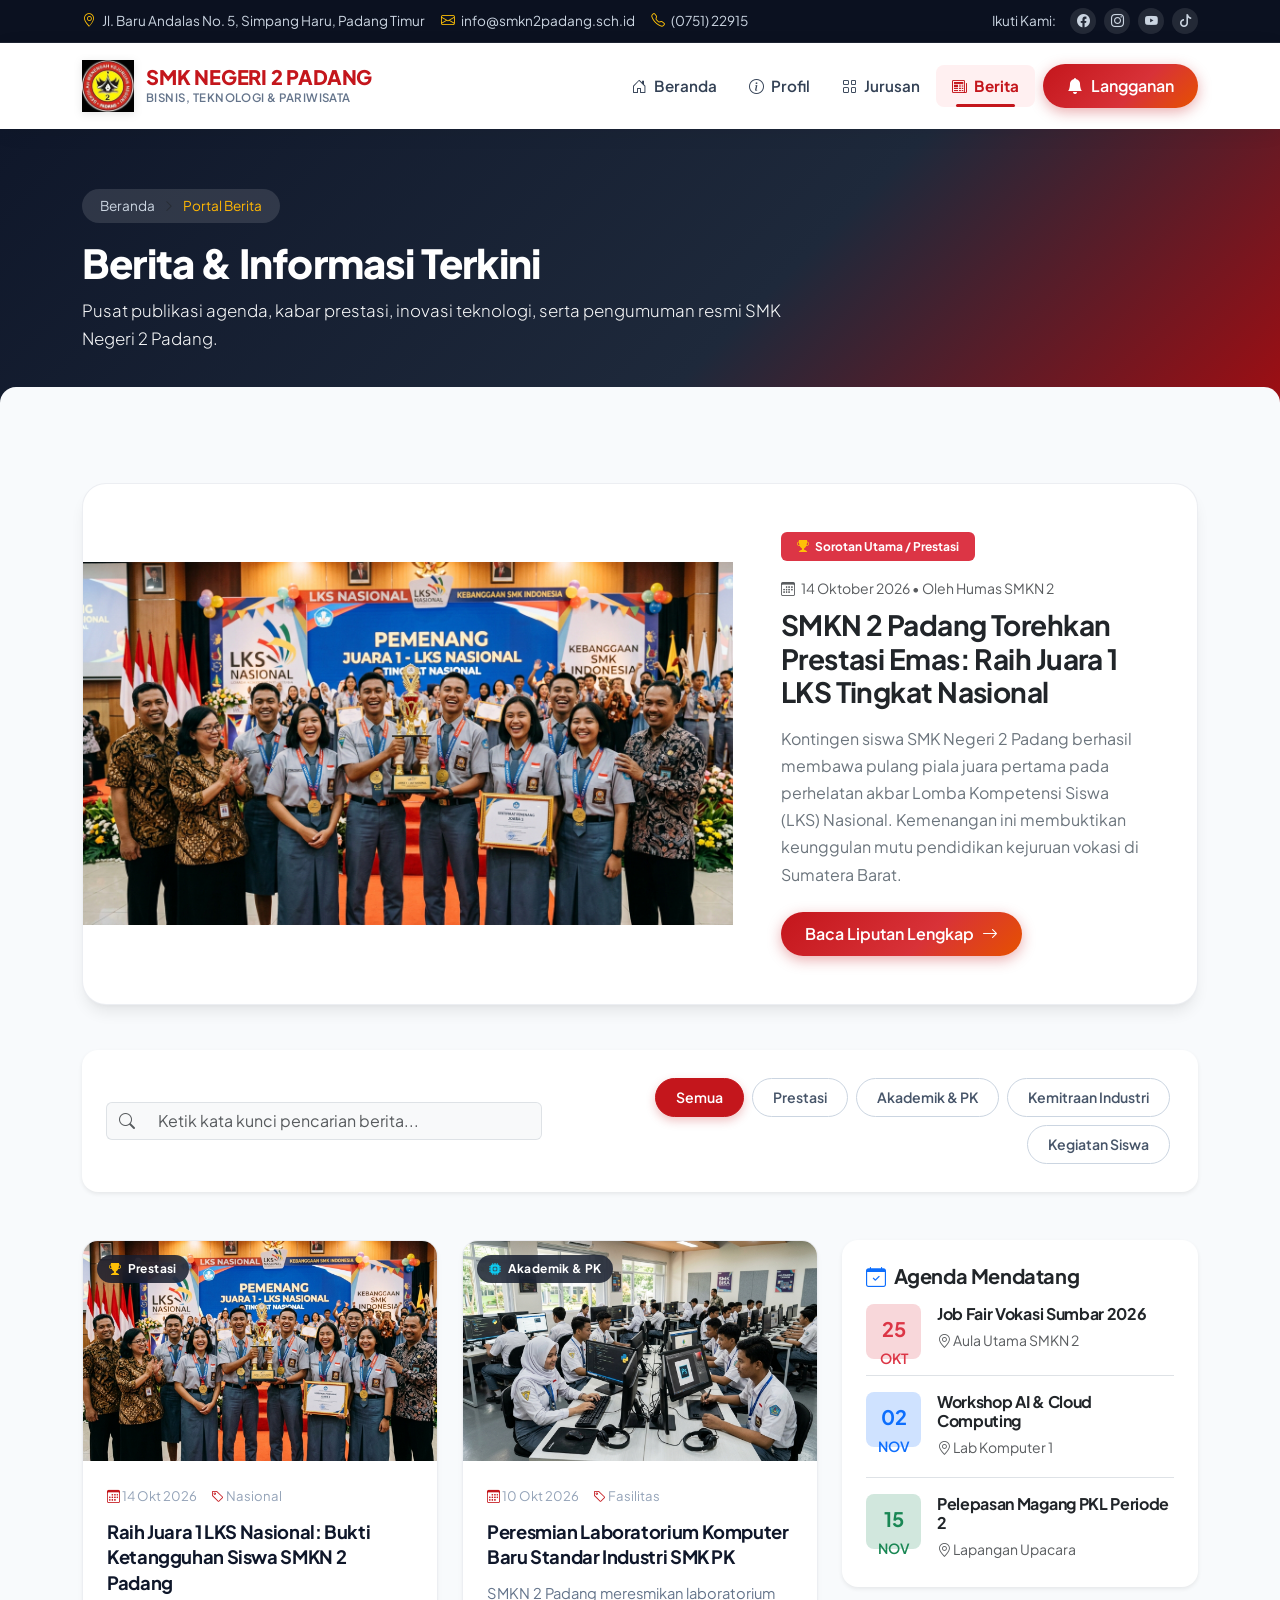
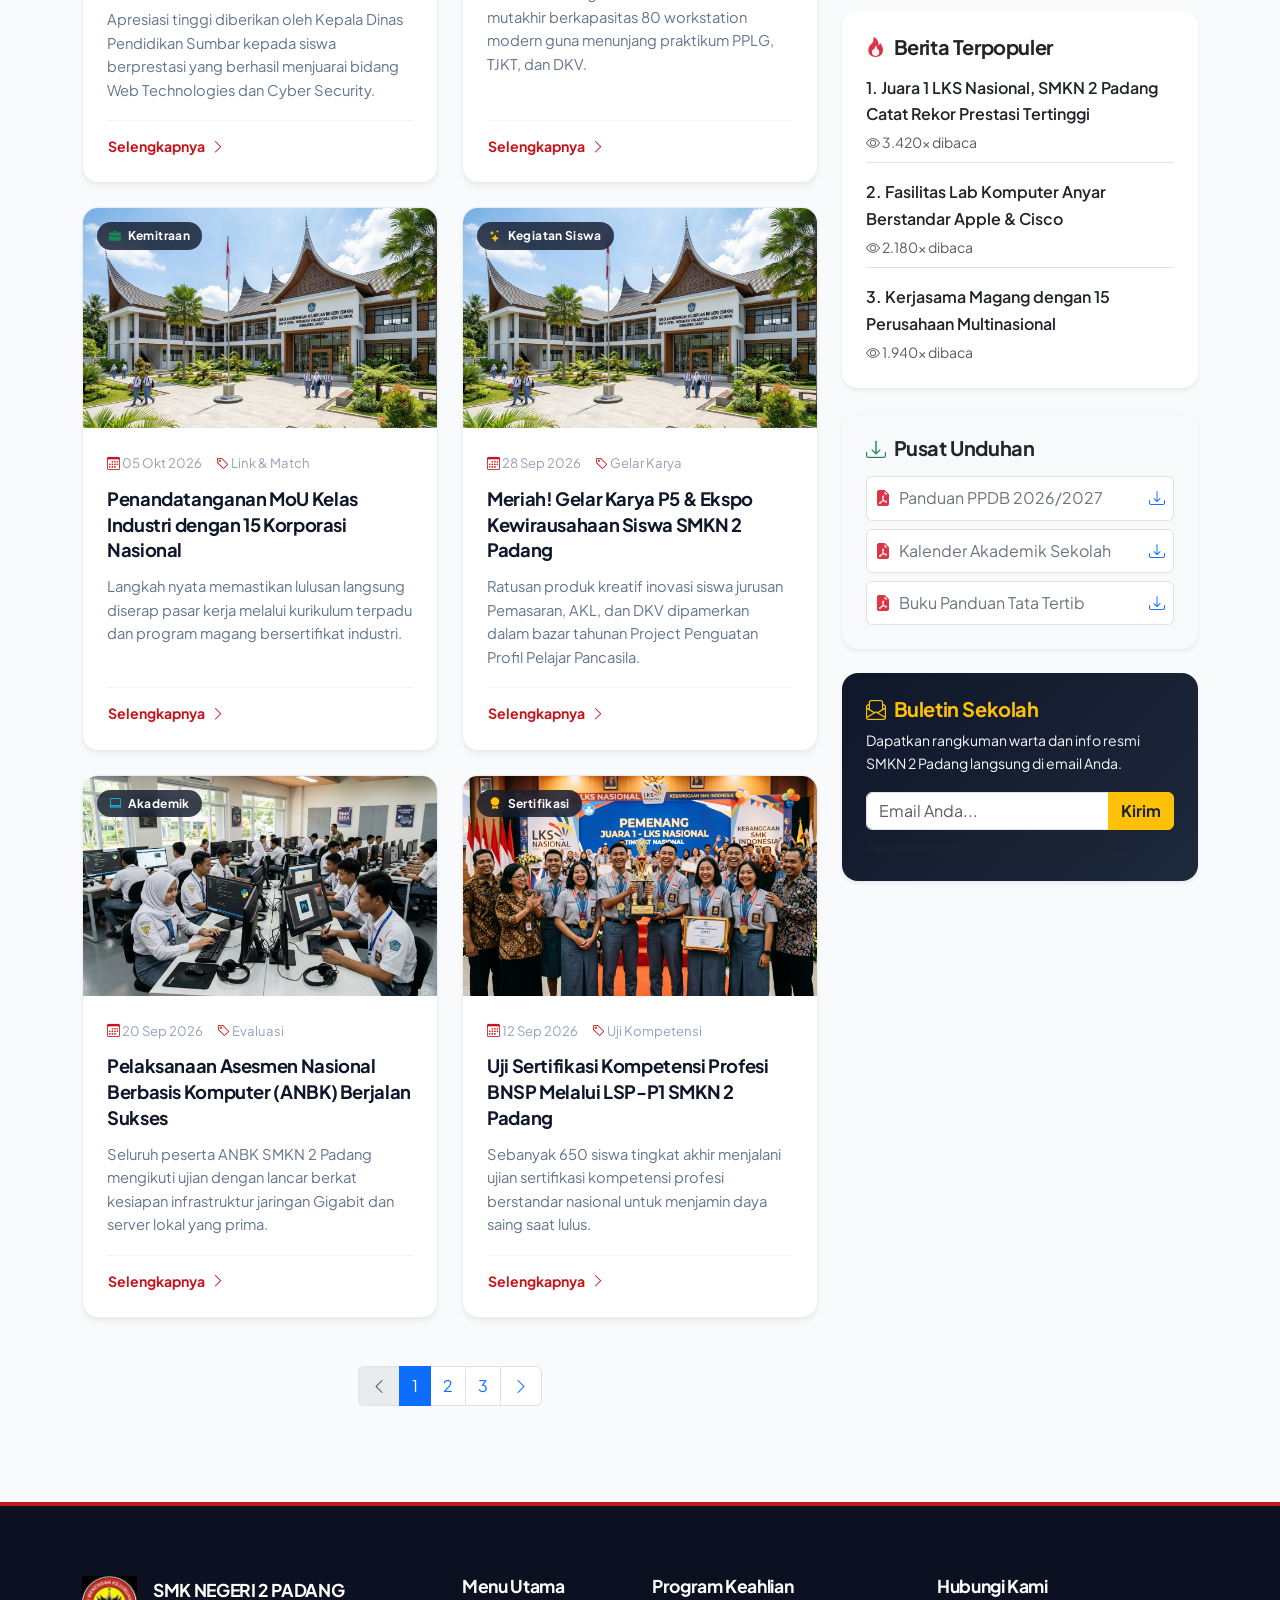
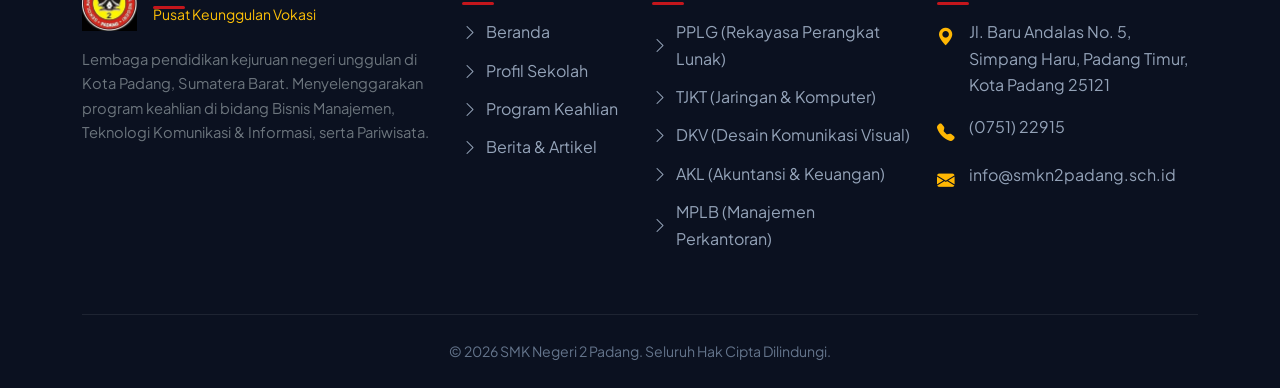
<file: smkn 2/berita.html>
<!DOCTYPE html>
<html lang="id">
<head>
  <meta charset="UTF-8">
  <meta name="viewport" content="width=device-width, initial-scale=1.0">
  <title>Berita & Informasi - SMK Negeri 2 Padang</title>
  <meta name="description" content="Portal Berita dan Kabar Terkini SMK Negeri 2 Padang seputar prestasi, kegiatan siswa, kemitraan industri, dan pengumuman sekolah.">
  
  <!-- Favicon -->
  <link rel="icon" type="image/jpeg" href="assets/images/logo.jpg">
  
  <!-- Bootstrap 5.3.3 CSS -->
  <link href="https://cdn.jsdelivr.net/npm/bootstrap@5.3.3/dist/css/bootstrap.min.css" rel="stylesheet">
  <!-- Bootstrap Icons -->
  <link rel="stylesheet" href="https://cdn.jsdelivr.net/npm/bootstrap-icons@1.11.3/font/bootstrap-icons.min.css">
  <!-- Font Awesome -->
  <link rel="stylesheet" href="https://cdnjs.cloudflare.com/ajax/libs/font-awesome/6.5.2/css/all.min.css">
  <!-- Custom Style -->
  <link rel="stylesheet" href="assets/css/style.css">
</head>
<body>

  <!-- Top Utility Bar -->
  <div class="topbar">
    <div class="container d-flex flex-wrap justify-content-between align-items-center">
      <div class="d-flex align-items-center gap-3">
        <span><i class="bi bi-geo-alt text-warning me-1"></i> Jl. Baru Andalas No. 5, Simpang Haru, Padang Timur</span>
        <span class="d-none d-md-inline"><i class="bi bi-envelope text-warning me-1"></i> info@smkn2padang.sch.id</span>
        <span class="d-none d-lg-inline"><i class="bi bi-telephone text-warning me-1"></i> (0751) 22915</span>
      </div>
      <div class="d-flex align-items-center gap-2">
        <span class="d-none d-sm-inline">Ikuti Kami:</span>
        <div class="social-links">
          <a href="#" title="Facebook"><i class="bi bi-facebook"></i></a>
          <a href="#" title="Instagram"><i class="bi bi-instagram"></i></a>
          <a href="#" title="YouTube"><i class="bi bi-youtube"></i></a>
          <a href="#" title="TikTok"><i class="bi bi-tiktok"></i></a>
        </div>
      </div>
    </div>
  </div>

  <!-- Main Navbar -->
  <nav class="navbar navbar-expand-lg main-navbar sticky-top">
    <div class="container">
      <a class="navbar-brand" href="index.html">
        <img src="assets/images/logo.jpg" alt="Logo SMKN 2 Padang" class="brand-logo">
        <div class="brand-text">
          <span class="brand-title">SMK NEGERI 2 PADANG</span>
          <span class="brand-subtitle">Bisnis, Teknologi & Pariwisata</span>
        </div>
      </a>
      <button class="navbar-toggler border-0 shadow-none" type="button" data-bs-toggle="collapse" data-bs-target="#navbarMain" aria-controls="navbarMain" aria-expanded="false" aria-label="Toggle navigation">
        <span class="navbar-toggler-icon"></span>
      </button>

      <div class="collapse navbar-collapse" id="navbarMain">
        <ul class="navbar-nav ms-auto mb-2 mb-lg-0 align-items-lg-center">
          <li class="nav-item">
            <a class="nav-link" href="index.html">
              <i class="bi bi-house-door me-1"></i> Beranda
            </a>
          </li>
          <li class="nav-item">
            <a class="nav-link" href="profil.html">
              <i class="bi bi-info-circle me-1"></i> Profil
            </a>
          </li>
          <li class="nav-item">
            <a class="nav-link" href="jurusan.html">
              <i class="bi bi-grid me-1"></i> Jurusan
            </a>
          </li>
          <li class="nav-item">
            <a class="nav-link active" aria-current="page" href="berita.html">
              <i class="bi bi-newspaper me-1"></i> Berita
            </a>
          </li>
          <li class="nav-item ms-lg-2 mt-2 mt-lg-0">
            <a href="#newsletter" class="btn btn-primary-custom">
              <i class="bi bi-bell-fill"></i> Langganan
            </a>
          </li>
        </ul>
      </div>
    </div>
  </nav>

  <!-- Page Header -->
  <header class="page-header">
    <div class="container">
      <div class="row align-items-center">
        <div class="col-lg-8">
          <div class="breadcrumb-custom mb-3">
            <a href="index.html">Beranda</a>
            <i class="bi bi-chevron-right text-muted" style="font-size: 0.75rem;"></i>
            <span>Portal Berita</span>
          </div>
          <h1 class="page-header-title">Berita & Informasi Terkini</h1>
          <p class="text-light mb-0 lead" style="font-size: 1.05rem;">
            Pusat publikasi agenda, kabar prestasi, inovasi teknologi, serta pengumuman resmi SMK Negeri 2 Padang.
          </p>
        </div>
      </div>
    </div>
  </header>

  <!-- News Content Section -->
  <section class="section-padding">
    <div class="container">

      <!-- Featured Headline Banner -->
      <div class="featured-news-banner">
        <div class="row g-0 align-items-center">
          <div class="col-lg-7">
            <img src="assets/images/prestasi.jpg" alt="Juara 1 LKS Nasional SMKN 2 Padang" class="img-fluid w-100" style="object-fit: cover; max-height: 420px;">
          </div>
          <div class="col-lg-5 p-4 p-lg-5">
            <span class="badge bg-danger px-3 py-2 mb-3"><i class="bi bi-trophy-fill text-warning me-1"></i> Sorotan Utama / Prestasi</span>
            <div class="text-muted small mb-2"><i class="bi bi-calendar3 me-1"></i> 14 Oktober 2026 &bull; Oleh Humas SMKN 2</div>
            <h3 class="fw-bold mb-3 text-dark">
              SMKN 2 Padang Torehkan Prestasi Emas: Raih Juara 1 LKS Tingkat Nasional
            </h3>
            <p class="text-secondary mb-4" style="line-height: 1.7;">
              Kontingen siswa SMK Negeri 2 Padang berhasil membawa pulang piala juara pertama pada perhelatan akbar Lomba Kompetensi Siswa (LKS) Nasional. Kemenangan ini membuktikan keunggulan mutu pendidikan kejuruan vokasi di Sumatera Barat.
            </p>
            <button type="button" class="btn btn-primary-custom" data-bs-toggle="modal" data-bs-target="#modalBerita1">
              Baca Liputan Lengkap <i class="bi bi-arrow-right"></i>
            </button>
          </div>
        </div>
      </div>

      <!-- Search & Category Filter Bar -->
      <div class="card border-0 shadow-sm p-4 mb-5 rounded-4 bg-white">
        <div class="row g-3 align-items-center justify-content-between">
          <div class="col-lg-5">
            <div class="input-group">
              <span class="input-group-text bg-light border-end-0"><i class="bi bi-search text-muted"></i></span>
              <input type="text" id="newsSearchInput" class="form-control bg-light border-start-0" placeholder="Ketik kata kunci pencarian berita...">
            </div>
          </div>
          <div class="col-lg-7">
            <div class="filter-btn-group d-flex flex-wrap justify-content-lg-end">
              <button class="btn news-category-btn active" data-category="all">Semua</button>
              <button class="btn news-category-btn" data-category="prestasi">Prestasi</button>
              <button class="btn news-category-btn" data-category="akademik">Akademik & PK</button>
              <button class="btn news-category-btn" data-category="industri">Kemitraan Industri</button>
              <button class="btn news-category-btn" data-category="kegiatan">Kegiatan Siswa</button>
            </div>
          </div>
        </div>
      </div>

      <!-- No News Found Alert -->
      <div id="noNewsAlert" class="alert alert-warning text-center py-4 rounded-4" style="display: none;">
        <i class="bi bi-exclamation-circle fs-3 d-block mb-2"></i>
        <strong>Tidak ada berita yang sesuai dengan kata kunci pencarian.</strong>
        <p class="mb-0 text-muted">Silakan coba kata kunci lain atau pilih kategori Semua.</p>
      </div>

      <!-- Main Layout: News Grid & Sidebar -->
      <div class="row g-4">
        
        <!-- Left: News Articles Grid -->
        <div class="col-lg-8">
          <div class="row g-4" id="newsList">

            <!-- Card 1 -->
            <div class="col-md-6 news-item-card" data-category="prestasi">
              <div class="news-card">
                <div class="news-img-box">
                  <img src="assets/images/prestasi.jpg" alt="Juara 1 LKS Nasional">
                  <span class="news-category-badge"><i class="bi bi-trophy-fill text-warning me-1"></i> Prestasi</span>
                </div>
                <div class="news-body">
                  <div class="news-meta">
                    <span><i class="bi bi-calendar3"></i> 14 Okt 2026</span>
                    <span><i class="bi bi-tag"></i> Nasional</span>
                  </div>
                  <h5 class="news-title">
                    <a href="#" data-bs-toggle="modal" data-bs-target="#modalBerita1">Raih Juara 1 LKS Nasional: Bukti Ketangguhan Siswa SMKN 2 Padang</a>
                  </h5>
                  <p class="news-snippet">
                    Apresiasi tinggi diberikan oleh Kepala Dinas Pendidikan Sumbar kepada siswa berprestasi yang berhasil menjuarai bidang Web Technologies dan Cyber Security.
                  </p>
                  <div class="news-footer">
                    <button class="btn btn-sm btn-link text-decoration-none p-0 read-more-link" data-bs-toggle="modal" data-bs-target="#modalBerita1">
                      Selengkapnya <i class="bi bi-chevron-right"></i>
                    </button>
                  </div>
                </div>
              </div>
            </div>

            <!-- Card 2 -->
            <div class="col-md-6 news-item-card" data-category="akademik">
              <div class="news-card">
                <div class="news-img-box">
                  <img src="assets/images/lab.jpg" alt="Peresmian Lab Komputer Baru">
                  <span class="news-category-badge"><i class="bi bi-cpu-fill text-info me-1"></i> Akademik & PK</span>
                </div>
                <div class="news-body">
                  <div class="news-meta">
                    <span><i class="bi bi-calendar3"></i> 10 Okt 2026</span>
                    <span><i class="bi bi-tag"></i> Fasilitas</span>
                  </div>
                  <h5 class="news-title">
                    <a href="#" data-bs-toggle="modal" data-bs-target="#modalBerita2">Peresmian Laboratorium Komputer Baru Standar Industri SMK PK</a>
                  </h5>
                  <p class="news-snippet">
                    SMKN 2 Padang meresmikan laboratorium mutakhir berkapasitas 80 workstation modern guna menunjang praktikum PPLG, TJKT, dan DKV.
                  </p>
                  <div class="news-footer">
                    <button class="btn btn-sm btn-link text-decoration-none p-0 read-more-link" data-bs-toggle="modal" data-bs-target="#modalBerita2">
                      Selengkapnya <i class="bi bi-chevron-right"></i>
                    </button>
                  </div>
                </div>
              </div>
            </div>

            <!-- Card 3 -->
            <div class="col-md-6 news-item-card" data-category="industri">
              <div class="news-card">
                <div class="news-img-box">
                  <img src="assets/images/gedung.jpg" alt="MoU Kelas Industri">
                  <span class="news-category-badge"><i class="bi bi-briefcase-fill text-success me-1"></i> Kemitraan</span>
                </div>
                <div class="news-body">
                  <div class="news-meta">
                    <span><i class="bi bi-calendar3"></i> 05 Okt 2026</span>
                    <span><i class="bi bi-tag"></i> Link & Match</span>
                  </div>
                  <h5 class="news-title">
                    <a href="#" data-bs-toggle="modal" data-bs-target="#modalBerita3">Penandatanganan MoU Kelas Industri dengan 15 Korporasi Nasional</a>
                  </h5>
                  <p class="news-snippet">
                    Langkah nyata memastikan lulusan langsung diserap pasar kerja melalui kurikulum terpadu dan program magang bersertifikat industri.
                  </p>
                  <div class="news-footer">
                    <button class="btn btn-sm btn-link text-decoration-none p-0 read-more-link" data-bs-toggle="modal" data-bs-target="#modalBerita3">
                      Selengkapnya <i class="bi bi-chevron-right"></i>
                    </button>
                  </div>
                </div>
              </div>
            </div>

            <!-- Card 4 -->
            <div class="col-md-6 news-item-card" data-category="kegiatan">
              <div class="news-card">
                <div class="news-img-box">
                  <img src="assets/images/gedung.jpg" alt="Gelar Karya P5">
                  <span class="news-category-badge"><i class="bi bi-stars text-warning me-1"></i> Kegiatan Siswa</span>
                </div>
                <div class="news-body">
                  <div class="news-meta">
                    <span><i class="bi bi-calendar3"></i> 28 Sep 2026</span>
                    <span><i class="bi bi-tag"></i> Gelar Karya</span>
                  </div>
                  <h5 class="news-title">
                    <a href="#" data-bs-toggle="modal" data-bs-target="#modalBerita4">Meriah! Gelar Karya P5 & Ekspo Kewirausahaan Siswa SMKN 2 Padang</a>
                  </h5>
                  <p class="news-snippet">
                    Ratusan produk kreatif inovasi siswa jurusan Pemasaran, AKL, dan DKV dipamerkan dalam bazar tahunan Project Penguatan Profil Pelajar Pancasila.
                  </p>
                  <div class="news-footer">
                    <button class="btn btn-sm btn-link text-decoration-none p-0 read-more-link" data-bs-toggle="modal" data-bs-target="#modalBerita4">
                      Selengkapnya <i class="bi bi-chevron-right"></i>
                    </button>
                  </div>
                </div>
              </div>
            </div>

            <!-- Card 5 -->
            <div class="col-md-6 news-item-card" data-category="akademik">
              <div class="news-card">
                <div class="news-img-box">
                  <img src="assets/images/lab.jpg" alt="Asesmen Nasional ANBK">
                  <span class="news-category-badge"><i class="bi bi-laptop text-info me-1"></i> Akademik</span>
                </div>
                <div class="news-body">
                  <div class="news-meta">
                    <span><i class="bi bi-calendar3"></i> 20 Sep 2026</span>
                    <span><i class="bi bi-tag"></i> Evaluasi</span>
                  </div>
                  <h5 class="news-title">
                    <a href="#" data-bs-toggle="modal" data-bs-target="#modalBerita5">Pelaksanaan Asesmen Nasional Berbasis Komputer (ANBK) Berjalan Sukses</a>
                  </h5>
                  <p class="news-snippet">
                    Seluruh peserta ANBK SMKN 2 Padang mengikuti ujian dengan lancar berkat kesiapan infrastruktur jaringan Gigabit dan server lokal yang prima.
                  </p>
                  <div class="news-footer">
                    <button class="btn btn-sm btn-link text-decoration-none p-0 read-more-link" data-bs-toggle="modal" data-bs-target="#modalBerita5">
                      Selengkapnya <i class="bi bi-chevron-right"></i>
                    </button>
                  </div>
                </div>
              </div>
            </div>

            <!-- Card 6 -->
            <div class="col-md-6 news-item-card" data-category="industri">
              <div class="news-card">
                <div class="news-img-box">
                  <img src="assets/images/prestasi.jpg" alt="Sertifikasi LSP-P1 BNSP">
                  <span class="news-category-badge"><i class="bi bi-award-fill text-warning me-1"></i> Sertifikasi</span>
                </div>
                <div class="news-body">
                  <div class="news-meta">
                    <span><i class="bi bi-calendar3"></i> 12 Sep 2026</span>
                    <span><i class="bi bi-tag"></i> Uji Kompetensi</span>
                  </div>
                  <h5 class="news-title">
                    <a href="#" data-bs-toggle="modal" data-bs-target="#modalBerita6">Uji Sertifikasi Kompetensi Profesi BNSP Melalui LSP-P1 SMKN 2 Padang</a>
                  </h5>
                  <p class="news-snippet">
                    Sebanyak 650 siswa tingkat akhir menjalani ujian sertifikasi kompetensi profesi berstandar nasional untuk menjamin daya saing saat lulus.
                  </p>
                  <div class="news-footer">
                    <button class="btn btn-sm btn-link text-decoration-none p-0 read-more-link" data-bs-toggle="modal" data-bs-target="#modalBerita6">
                      Selengkapnya <i class="bi bi-chevron-right"></i>
                    </button>
                  </div>
                </div>
              </div>
            </div>

          </div>

          <!-- Pagination -->
          <nav aria-label="Page navigation" class="mt-5">
            <ul class="pagination justify-content-center">
              <li class="page-item disabled"><a class="page-link" href="#"><i class="bi bi-chevron-left"></i></a></li>
              <li class="page-item active"><a class="page-link" href="#">1</a></li>
              <li class="page-item"><a class="page-link" href="#">2</a></li>
              <li class="page-item"><a class="page-link" href="#">3</a></li>
              <li class="page-item"><a class="page-link" href="#"><i class="bi bi-chevron-right"></i></a></li>
            </ul>
          </nav>
        </div>

        <!-- Right: Sidebar Info & Agenda -->
        <div class="col-lg-4">
          
          <!-- Agenda Sekolah -->
          <div class="card border-0 shadow-sm p-4 rounded-4 mb-4 bg-white">
            <h5 class="fw-bold mb-3 text-dark"><i class="bi bi-calendar-check text-primary me-2"></i>Agenda Mendatang</h5>
            <div class="d-flex gap-3 mb-3 pb-3 border-bottom">
              <div class="text-center p-2 rounded-3 bg-danger-subtle text-danger" style="min-width: 55px; height: 55px;">
                <span class="d-block fw-bold fs-5">25</span>
                <small class="fw-semibold">OKT</small>
              </div>
              <div>
                <h6 class="fw-bold mb-1 text-dark">Job Fair Vokasi Sumbar 2026</h6>
                <small class="text-muted"><i class="bi bi-geo-alt"></i> Aula Utama SMKN 2</small>
              </div>
            </div>

            <div class="d-flex gap-3 mb-3 pb-3 border-bottom">
              <div class="text-center p-2 rounded-3 bg-primary-subtle text-primary" style="min-width: 55px; height: 55px;">
                <span class="d-block fw-bold fs-5">02</span>
                <small class="fw-semibold">NOV</small>
              </div>
              <div>
                <h6 class="fw-bold mb-1 text-dark">Workshop AI & Cloud Computing</h6>
                <small class="text-muted"><i class="bi bi-geo-alt"></i> Lab Komputer 1</small>
              </div>
            </div>

            <div class="d-flex gap-3">
              <div class="text-center p-2 rounded-3 bg-success-subtle text-success" style="min-width: 55px; height: 55px;">
                <span class="d-block fw-bold fs-5">15</span>
                <small class="fw-semibold">NOV</small>
              </div>
              <div>
                <h6 class="fw-bold mb-1 text-dark">Pelepasan Magang PKL Periode 2</h6>
                <small class="text-muted"><i class="bi bi-geo-alt"></i> Lapangan Upacara</small>
              </div>
            </div>
          </div>

          <!-- Banner Berita Terpopuler -->
          <div class="card border-0 shadow-sm p-4 rounded-4 mb-4 bg-white">
            <h5 class="fw-bold mb-3 text-dark"><i class="bi bi-fire text-danger me-2"></i>Berita Terpopuler</h5>
            <ul class="list-unstyled mb-0">
              <li class="mb-3 pb-2 border-bottom">
                <a href="#" class="text-decoration-none text-dark fw-semibold" data-bs-toggle="modal" data-bs-target="#modalBerita1">
                  1. Juara 1 LKS Nasional, SMKN 2 Padang Catat Rekor Prestasi Tertinggi
                </a>
                <small class="d-block text-muted mt-1"><i class="bi bi-eye"></i> 3.420x dibaca</small>
              </li>
              <li class="mb-3 pb-2 border-bottom">
                <a href="#" class="text-decoration-none text-dark fw-semibold" data-bs-toggle="modal" data-bs-target="#modalBerita2">
                  2. Fasilitas Lab Komputer Anyar Berstandar Apple & Cisco
                </a>
                <small class="d-block text-muted mt-1"><i class="bi bi-eye"></i> 2.180x dibaca</small>
              </li>
              <li class="mb-0">
                <a href="#" class="text-decoration-none text-dark fw-semibold" data-bs-toggle="modal" data-bs-target="#modalBerita3">
                  3. Kerjasama Magang dengan 15 Perusahaan Multinasional
                </a>
                <small class="d-block text-muted mt-1"><i class="bi bi-eye"></i> 1.940x dibaca</small>
              </li>
            </ul>
          </div>

          <!-- Unduhan Dokumen & Surat -->
          <div class="card border-0 shadow-sm p-4 rounded-4 mb-4 bg-light">
            <h5 class="fw-bold mb-3 text-dark"><i class="bi bi-download text-success me-2"></i>Pusat Unduhan</h5>
            <ul class="list-unstyled mb-0">
              <li class="mb-2">
                <a href="#" class="text-decoration-none text-secondary d-flex align-items-center justify-content-between p-2 bg-white rounded border">
                  <span><i class="bi bi-file-earmark-pdf-fill text-danger me-2"></i>Panduan PPDB 2026/2027</span>
                  <i class="bi bi-download text-primary"></i>
                </a>
              </li>
              <li class="mb-2">
                <a href="#" class="text-decoration-none text-secondary d-flex align-items-center justify-content-between p-2 bg-white rounded border">
                  <span><i class="bi bi-file-earmark-pdf-fill text-danger me-2"></i>Kalender Akademik Sekolah</span>
                  <i class="bi bi-download text-primary"></i>
                </a>
              </li>
              <li class="mb-0">
                <a href="#" class="text-decoration-none text-secondary d-flex align-items-center justify-content-between p-2 bg-white rounded border">
                  <span><i class="bi bi-file-earmark-pdf-fill text-danger me-2"></i>Buku Panduan Tata Tertib</span>
                  <i class="bi bi-download text-primary"></i>
                </a>
              </li>
            </ul>
          </div>

          <!-- Newsletter Card -->
          <div class="card border-0 shadow-sm p-4 rounded-4 text-white" id="newsletter" style="background: linear-gradient(135deg, #0f172a, #1e293b);">
            <h5 class="fw-bold mb-2 text-warning"><i class="bi bi-envelope-paper me-2"></i>Buletin Sekolah</h5>
            <p class="small text-light mb-3">Dapatkan rangkuman warta dan info resmi SMKN 2 Padang langsung di email Anda.</p>
            <div class="input-group mb-2">
              <input type="email" class="form-control" placeholder="Email Anda...">
              <button class="btn btn-warning fw-bold text-dark" type="button">Kirim</button>
            </div>
            <small class="text-muted" style="font-size: 0.75rem;">Kami menjaga privasi data Anda dengan aman.</small>
          </div>

        </div>

      </div>
    </div>
  </section>

  <!-- MODAL BACA BERITA -->
  <!-- Modal Berita 1 -->
  <div class="modal fade" id="modalBerita1" tabindex="-1" aria-labelledby="modalBerita1Label" aria-hidden="true">
    <div class="modal-dialog modal-dialog-centered modal-lg modal-dialog-scrollable">
      <div class="modal-content border-0 shadow-lg rounded-4">
        <div class="modal-header border-bottom">
          <h5 class="modal-title fw-bold text-dark" id="modalBerita1Label">SMKN 2 Padang Raih Juara 1 LKS Tingkat Nasional</h5>
          <button type="button" class="btn-close" data-bs-dismiss="modal" aria-label="Close"></button>
        </div>
        <div class="modal-body p-4">
          <img src="assets/images/prestasi.jpg" alt="Juara LKS Nasional" class="img-fluid rounded-3 mb-4 w-100">
          <div class="d-flex align-items-center gap-3 text-muted small mb-3">
            <span><i class="bi bi-calendar3"></i> 14 Oktober 2026</span>
            <span><i class="bi bi-person"></i> Humas SMKN 2 Padang</span>
            <span class="badge bg-danger">Kategori: Prestasi</span>
          </div>
          <p class="text-secondary" style="line-height: 1.8;">
            <strong>PADANG</strong> - Prestasi membanggakan kembali dipersembahkan oleh generasi penerus SMK Negeri 2 Padang. Dalam ajang bergengsi Lomba Kompetensi Siswa (LKS) SMK Tingkat Nasional yang diselenggarakan oleh Balai Pengembangan Talenta Indonesia (BPTI) Kemendikbudristek, kontingen SMKN 2 Padang berhasil membawa pulang medali emas (Juara 1) pada bidang kompetensi IT Network System Administration dan Web Technologies.
          </p>
          <p class="text-secondary" style="line-height: 1.8;">
            Kepala Sekolah SMKN 2 Padang, Drs. Herman Kusuma, M.Pd, menyampaikan rasa syukur dan apresiasi mendalam kepada seluruh siswa, guru pembimbing, serta pihak industri yang telah memberikan pendampingan intensif selama persiapan lomba.
          </p>
          <p class="text-secondary" style="line-height: 1.8;">
            <em>"Kemenangan ini adalah buah dari kerja keras, disiplin, dan sinergi antara kurikulum sekolah dengan standar kompetensi industri dunia kerja. Kami berkomitmen terus memfasilitasi setiap potensi siswa untuk berprestasi di panggung nasional maupun internasional,"</em> tegas beliau saat penyambutan delegasi di kampus SMKN 2 Padang.
          </p>
        </div>
        <div class="modal-footer border-top">
          <button type="button" class="btn btn-secondary rounded-pill" data-bs-dismiss="modal">Tutup</button>
        </div>
      </div>
    </div>
  </div>

  <!-- Modal Berita 2 -->
  <div class="modal fade" id="modalBerita2" tabindex="-1" aria-labelledby="modalBerita2Label" aria-hidden="true">
    <div class="modal-dialog modal-dialog-centered modal-lg modal-dialog-scrollable">
      <div class="modal-content border-0 shadow-lg rounded-4">
        <div class="modal-header border-bottom">
          <h5 class="modal-title fw-bold text-dark" id="modalBerita2Label">Peresmian Laboratorium Komputer Baru Standar Industri SMK PK</h5>
          <button type="button" class="btn-close" data-bs-dismiss="modal" aria-label="Close"></button>
        </div>
        <div class="modal-body p-4">
          <img src="assets/images/lab.jpg" alt="Lab Komputer Baru" class="img-fluid rounded-3 mb-4 w-100">
          <div class="d-flex align-items-center gap-3 text-muted small mb-3">
            <span><i class="bi bi-calendar3"></i> 10 Oktober 2026</span>
            <span><i class="bi bi-person"></i> Tim Kurikulum</span>
            <span class="badge bg-info text-dark">Kategori: Fasilitas & PK</span>
          </div>
          <p class="text-secondary" style="line-height: 1.8;">
            Sebagai bagian dari program SMK Pusat Keunggulan (SMK PK), SMK Negeri 2 Padang meresmikan laboratorium komputer baru dengan spesifikasi tinggi. Ruangan ini dilengkapi 80 PC workstation generasi terkini, pen tablet desain grafis, proyektor smart board interaktif, serta pendingin ruangan yang nyaman.
          </p>
          <p class="text-secondary" style="line-height: 1.8;">
            Fasilitas ini secara khusus diperuntukkan bagi kegiatan praktikum konsentrasi keahlian PPLG (Pengembangan Perangkat Lunak & Gim), TJKT (Jaringan Komputer), dan DKV (Desain Komunikasi Visual) agar suasana belajar mencerminkan ruang kerja studio digital sesungguhnya.
          </p>
        </div>
        <div class="modal-footer border-top">
          <button type="button" class="btn btn-secondary rounded-pill" data-bs-dismiss="modal">Tutup</button>
        </div>
      </div>
    </div>
  </div>

  <!-- Modal Berita 3 -->
  <div class="modal fade" id="modalBerita3" tabindex="-1" aria-labelledby="modalBerita3Label" aria-hidden="true">
    <div class="modal-dialog modal-dialog-centered modal-lg modal-dialog-scrollable">
      <div class="modal-content border-0 shadow-lg rounded-4">
        <div class="modal-header border-bottom">
          <h5 class="modal-title fw-bold text-dark" id="modalBerita3Label">Penandatanganan MoU Kelas Industri dengan 15 Korporasi Nasional</h5>
          <button type="button" class="btn-close" data-bs-dismiss="modal" aria-label="Close"></button>
        </div>
        <div class="modal-body p-4">
          <img src="assets/images/gedung.jpg" alt="MoU Industri" class="img-fluid rounded-3 mb-4 w-100">
          <p class="text-secondary" style="line-height: 1.8;">
            Guna memperkuat keterserapan kerja lulusan, SMKN 2 Padang menandatangani nota kesepahaman (MoU) bersama 15 korporasi besar meliputi bidang perbankan, telekomunikasi, perhotelan, logistik, dan retail modern. Kerjasama ini mencakup kurikulum sinkronisasi, guru tamu industri, uji kompetensi, hingga rekrutmen kerja langsung sebelum kelulusan siswa.
          </p>
        </div>
        <div class="modal-footer border-top">
          <button type="button" class="btn btn-secondary rounded-pill" data-bs-dismiss="modal">Tutup</button>
        </div>
      </div>
    </div>
  </div>

  <!-- Modal Berita 4 -->
  <div class="modal fade" id="modalBerita4" tabindex="-1" aria-labelledby="modalBerita4Label" aria-hidden="true">
    <div class="modal-dialog modal-dialog-centered modal-lg modal-dialog-scrollable">
      <div class="modal-content border-0 shadow-lg rounded-4">
        <div class="modal-header border-bottom">
          <h5 class="modal-title fw-bold text-dark" id="modalBerita4Label">Gelar Karya P5 & Ekspo Kewirausahaan Siswa</h5>
          <button type="button" class="btn-close" data-bs-dismiss="modal" aria-label="Close"></button>
        </div>
        <div class="modal-body p-4">
          <p class="text-secondary" style="line-height: 1.8;">
            Gelar Karya Projek Penguatan Profil Pelajar Pancasila (P5) dan Ekspo Kewirausahaan berlangsung meriah. Siswa-siswi menampilkan aneka karya kuliner nusantara, produk kriya kreatif Minangkabau, merchandise digital hasil desain sendiri, serta simulasi transaksi kasir digital secara nyata.
          </p>
        </div>
        <div class="modal-footer border-top">
          <button type="button" class="btn btn-secondary rounded-pill" data-bs-dismiss="modal">Tutup</button>
        </div>
      </div>
    </div>
  </div>

  <!-- Modal Berita 5 -->
  <div class="modal fade" id="modalBerita5" tabindex="-1" aria-labelledby="modalBerita5Label" aria-hidden="true">
    <div class="modal-dialog modal-dialog-centered modal-lg modal-dialog-scrollable">
      <div class="modal-content border-0 shadow-lg rounded-4">
        <div class="modal-header border-bottom">
          <h5 class="modal-title fw-bold text-dark" id="modalBerita5Label">Pelaksanaan ANBK Sukses dan Lancar</h5>
          <button type="button" class="btn-close" data-bs-dismiss="modal" aria-label="Close"></button>
        </div>
        <div class="modal-body p-4">
          <p class="text-secondary" style="line-height: 1.8;">
            Asesmen Nasional Berbasis Komputer (ANBK) di SMKN 2 Padang berjalan tertib dengan tingkat partisipasi 100%. Tim teknis proktor dan teknisi jaringan memastikan seluruh infrastruktur komputasi dan suplai daya listrik cadangan (genset & UPS) berjalan optimal selama sesi ujian berlangsung.
          </p>
        </div>
        <div class="modal-footer border-top">
          <button type="button" class="btn btn-secondary rounded-pill" data-bs-dismiss="modal">Tutup</button>
        </div>
      </div>
    </div>
  </div>

  <!-- Modal Berita 6 -->
  <div class="modal fade" id="modalBerita6" tabindex="-1" aria-labelledby="modalBerita6Label" aria-hidden="true">
    <div class="modal-dialog modal-dialog-centered modal-lg modal-dialog-scrollable">
      <div class="modal-content border-0 shadow-lg rounded-4">
        <div class="modal-header border-bottom">
          <h5 class="modal-title fw-bold text-dark" id="modalBerita6Label">Uji Sertifikasi Kompetensi Profesi BNSP</h5>
          <button type="button" class="btn-close" data-bs-dismiss="modal" aria-label="Close"></button>
        </div>
        <div class="modal-body p-4">
          <p class="text-secondary" style="line-height: 1.8;">
            Lembaga Sertifikasi Profesi Pihak Pertama (LSP-P1) SMKN 2 Padang yang berlisensi Badan Nasional Sertifikasi Profesi (BNSP) melaksanakan uji kompetensi menyeluruh bagi seluruh siswa tingkat akhir untuk memastikan kelayakan standar kompetensi kerja nasional Indonesia (SKKNI).
          </p>
        </div>
        <div class="modal-footer border-top">
          <button type="button" class="btn btn-secondary rounded-pill" data-bs-dismiss="modal">Tutup</button>
        </div>
      </div>
    </div>
  </div>

  <!-- Footer -->
  <footer class="main-footer">
    <div class="container">
      <div class="row g-4">
        <!-- Kolom 1 -->
        <div class="col-lg-4 col-md-6">
          <div class="d-flex align-items-center gap-3 mb-3">
            <img src="assets/images/logo.jpg" alt="Logo SMKN 2 Padang" style="height: 55px;">
            <div>
              <h5 class="text-white mb-0" style="margin-bottom: 0 !important;">SMK NEGERI 2 PADANG</h5>
              <small class="text-warning">Pusat Keunggulan Vokasi</small>
            </div>
          </div>
          <p class="text-secondary mb-3" style="font-size: 0.92rem;">
            Lembaga pendidikan kejuruan negeri unggulan di Kota Padang, Sumatera Barat. Menyelenggarakan program keahlian di bidang Bisnis Manajemen, Teknologi Komunikasi & Informasi, serta Pariwisata.
          </p>
        </div>

        <!-- Kolom 2 -->
        <div class="col-lg-2 col-md-6">
          <h5>Menu Utama</h5>
          <ul class="footer-links">
            <li><a href="index.html"><i class="bi bi-chevron-right"></i> Beranda</a></li>
            <li><a href="profil.html"><i class="bi bi-chevron-right"></i> Profil Sekolah</a></li>
            <li><a href="jurusan.html"><i class="bi bi-chevron-right"></i> Program Keahlian</a></li>
            <li><a href="berita.html"><i class="bi bi-chevron-right"></i> Berita & Artikel</a></li>
          </ul>
        </div>

        <!-- Kolom 3 -->
        <div class="col-lg-3 col-md-6">
          <h5>Program Keahlian</h5>
          <ul class="footer-links">
            <li><a href="jurusan.html"><i class="bi bi-chevron-right"></i> PPLG (Rekayasa Perangkat Lunak)</a></li>
            <li><a href="jurusan.html"><i class="bi bi-chevron-right"></i> TJKT (Jaringan & Komputer)</a></li>
            <li><a href="jurusan.html"><i class="bi bi-chevron-right"></i> DKV (Desain Komunikasi Visual)</a></li>
            <li><a href="jurusan.html"><i class="bi bi-chevron-right"></i> AKL (Akuntansi & Keuangan)</a></li>
            <li><a href="jurusan.html"><i class="bi bi-chevron-right"></i> MPLB (Manajemen Perkantoran)</a></li>
          </ul>
        </div>

        <!-- Kolom 4 -->
        <div class="col-lg-3 col-md-6">
          <h5>Hubungi Kami</h5>
          <div class="footer-contact-item">
            <i class="bi bi-geo-alt-fill"></i>
            <span>Jl. Baru Andalas No. 5, Simpang Haru, Padang Timur, Kota Padang 25121</span>
          </div>
          <div class="footer-contact-item">
            <i class="bi bi-telephone-fill"></i>
            <span>(0751) 22915</span>
          </div>
          <div class="footer-contact-item">
            <i class="bi bi-envelope-fill"></i>
            <span>info@smkn2padang.sch.id</span>
          </div>
        </div>
      </div>

      <div class="footer-bottom text-center">
        <p class="mb-0">
          &copy; 2026 SMK Negeri 2 Padang. Seluruh Hak Cipta Dilindungi.
        </p>
      </div>
    </div>
  </footer>

  <!-- Bootstrap 5 JS Bundle -->
  <script src="https://cdn.jsdelivr.net/npm/bootstrap@5.3.3/dist/js/bootstrap.bundle.min.js"></script>
  <!-- Custom JS -->
  <script src="assets/js/main.js"></script>
</body>
</html>
</file>
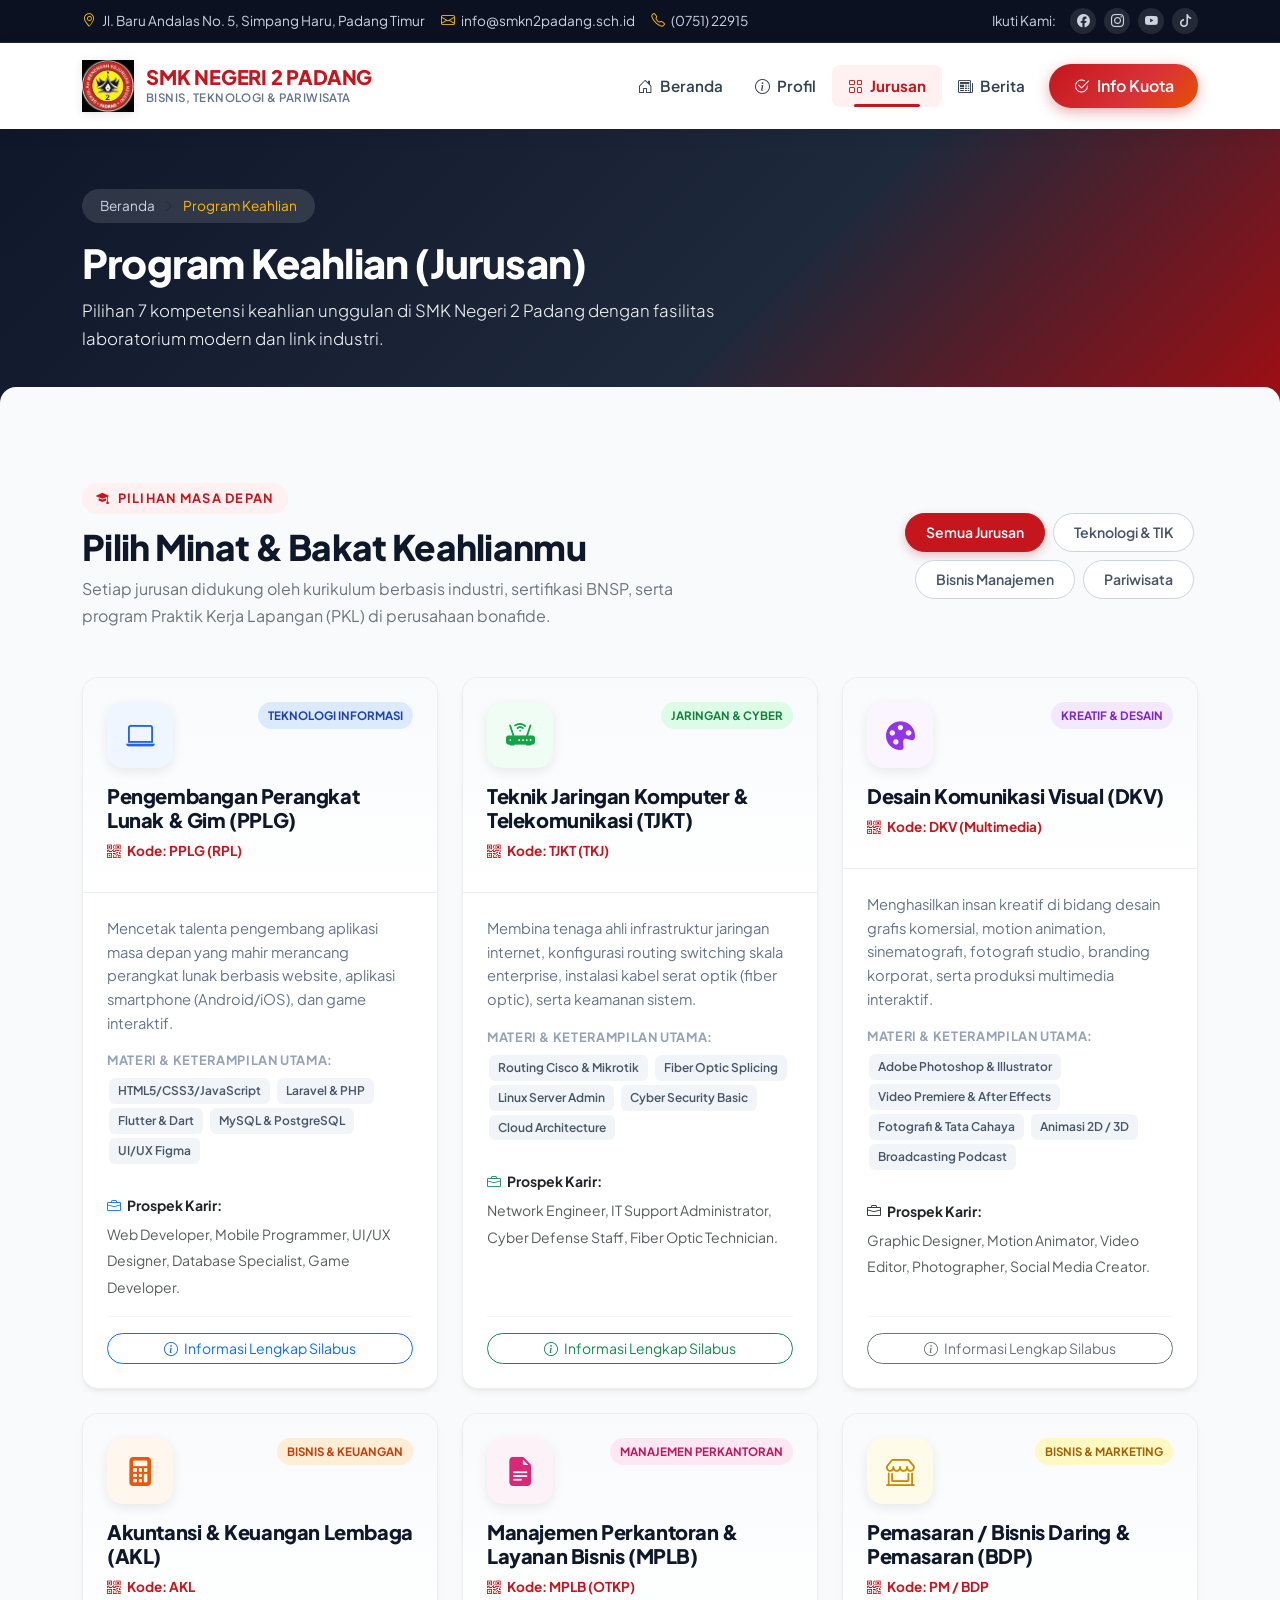
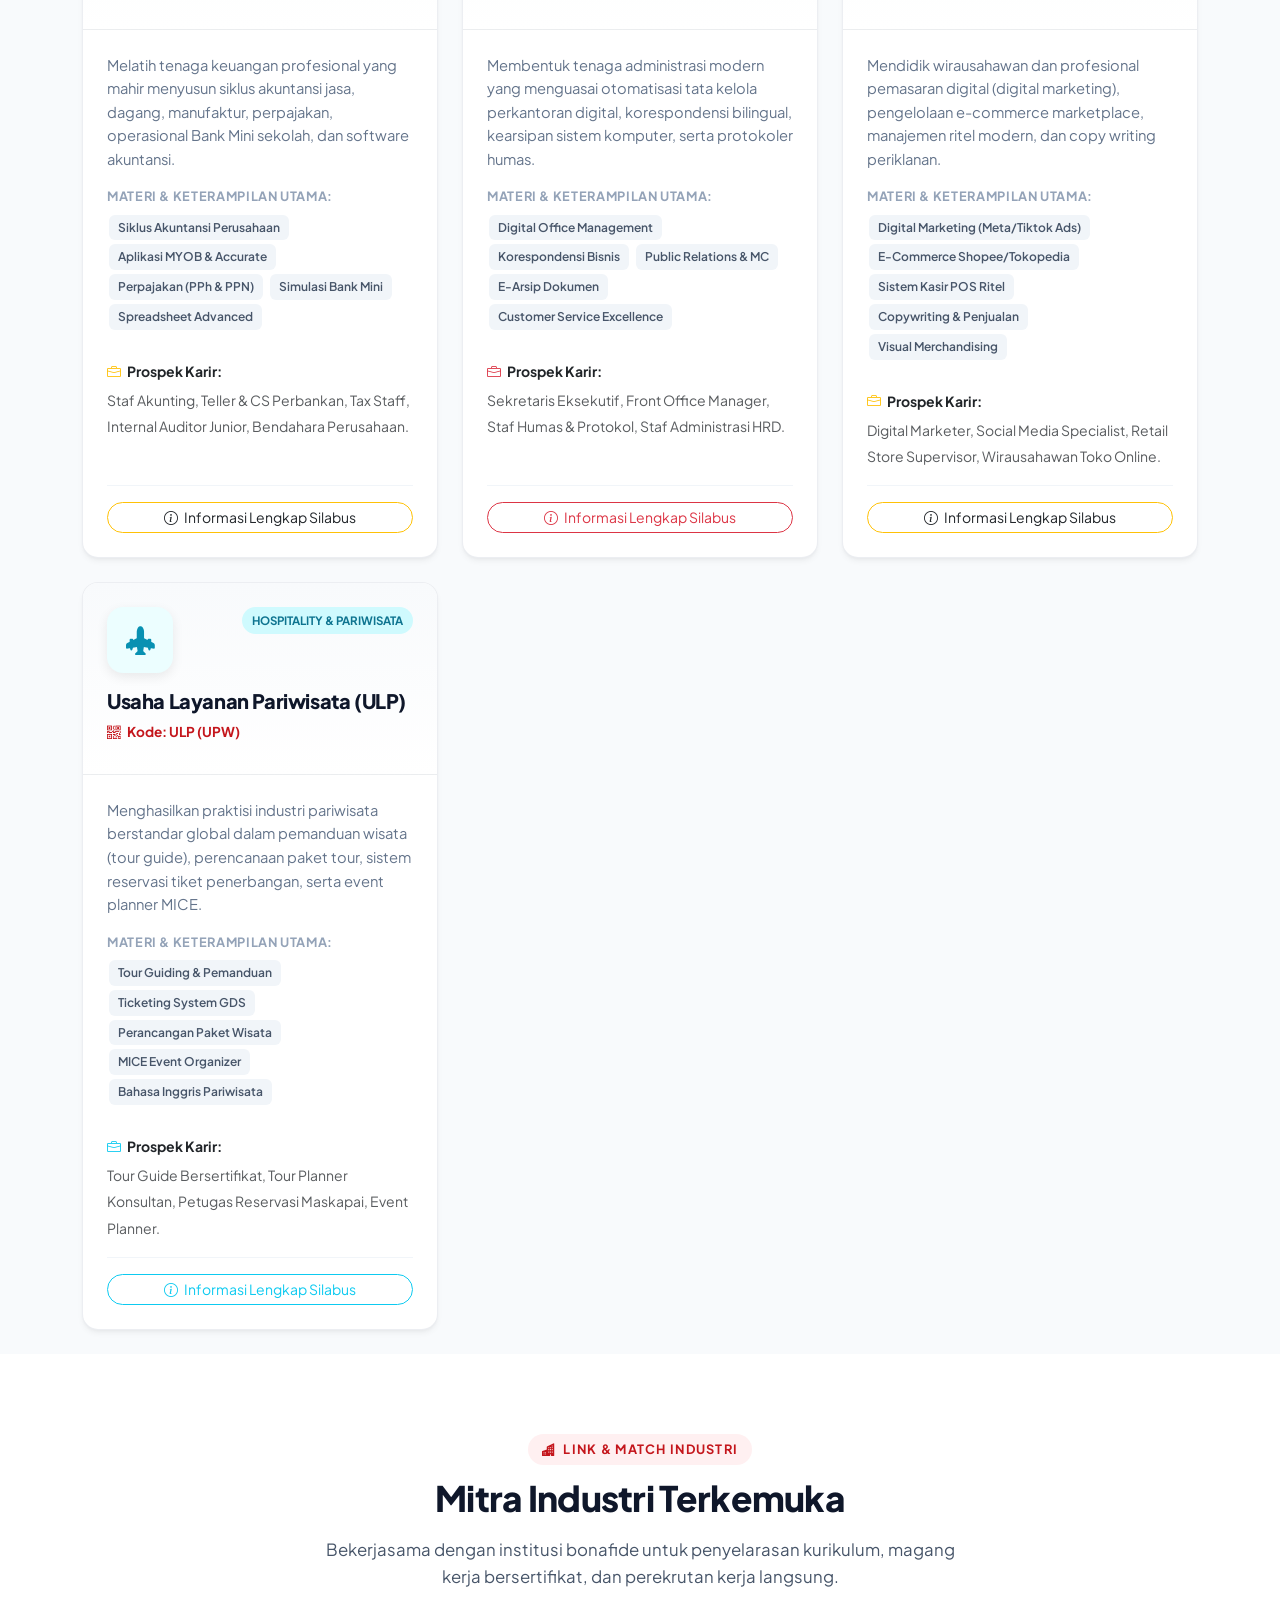
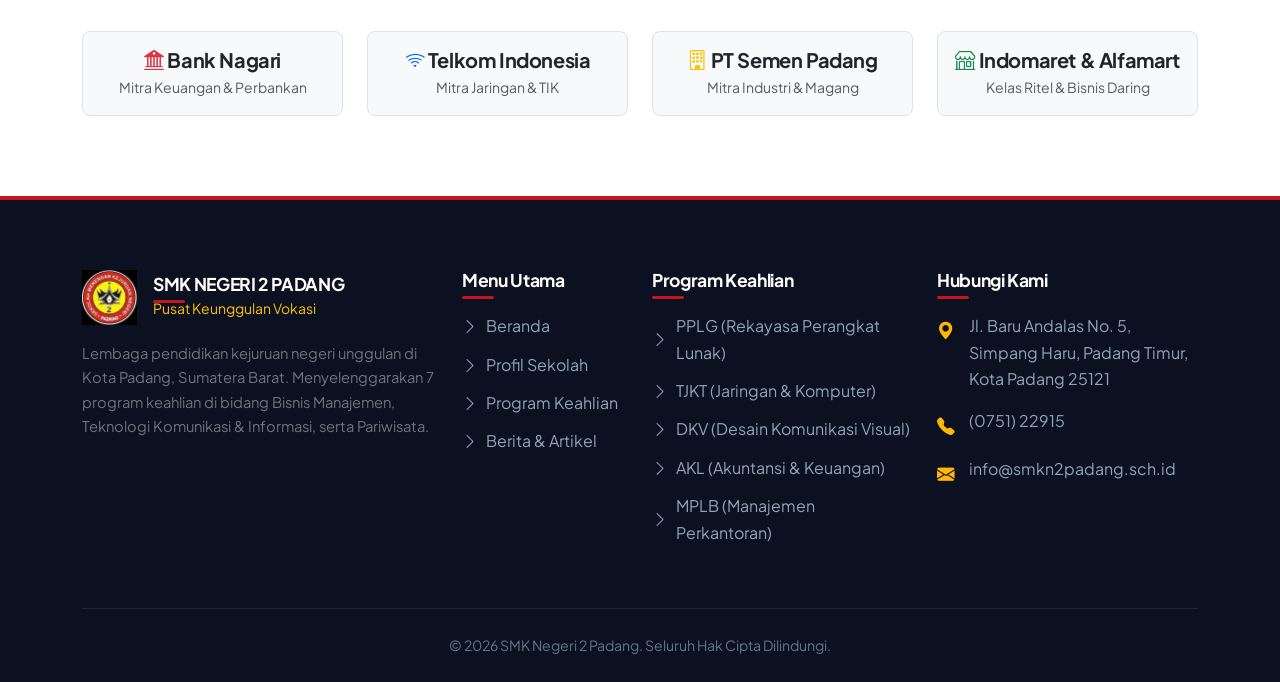
<file: smkn 2/jurusan.html>
<!DOCTYPE html>
<html lang="id">
<head>
  <meta charset="UTF-8">
  <meta name="viewport" content="width=device-width, initial-scale=1.0">
  <title>Program Keahlian & Jurusan - SMK Negeri 2 Padang</title>
  <meta name="description" content="Daftar Jurusan dan Program Keahlian Unggulan di SMKN 2 Padang: PPLG, TJKT, DKV, AKL, MPLB, Pemasaran, dan Usaha Layanan Pariwisata.">
  
  <!-- Favicon -->
  <link rel="icon" type="image/jpeg" href="assets/images/logo.jpg">
  
  <!-- Bootstrap 5.3.3 CSS -->
  <link href="https://cdn.jsdelivr.net/npm/bootstrap@5.3.3/dist/css/bootstrap.min.css" rel="stylesheet">
  <!-- Bootstrap Icons -->
  <link rel="stylesheet" href="https://cdn.jsdelivr.net/npm/bootstrap-icons@1.11.3/font/bootstrap-icons.min.css">
  <!-- Font Awesome -->
  <link rel="stylesheet" href="https://cdnjs.cloudflare.com/ajax/libs/font-awesome/6.5.2/css/all.min.css">
  <!-- Custom Style -->
  <link rel="stylesheet" href="assets/css/style.css">
</head>
<body>

  <!-- Top Utility Bar -->
  <div class="topbar">
    <div class="container d-flex flex-wrap justify-content-between align-items-center">
      <div class="d-flex align-items-center gap-3">
        <span><i class="bi bi-geo-alt text-warning me-1"></i> Jl. Baru Andalas No. 5, Simpang Haru, Padang Timur</span>
        <span class="d-none d-md-inline"><i class="bi bi-envelope text-warning me-1"></i> info@smkn2padang.sch.id</span>
        <span class="d-none d-lg-inline"><i class="bi bi-telephone text-warning me-1"></i> (0751) 22915</span>
      </div>
      <div class="d-flex align-items-center gap-2">
        <span class="d-none d-sm-inline">Ikuti Kami:</span>
        <div class="social-links">
          <a href="#" title="Facebook"><i class="bi bi-facebook"></i></a>
          <a href="#" title="Instagram"><i class="bi bi-instagram"></i></a>
          <a href="#" title="YouTube"><i class="bi bi-youtube"></i></a>
          <a href="#" title="TikTok"><i class="bi bi-tiktok"></i></a>
        </div>
      </div>
    </div>
  </div>

  <!-- Main Navbar -->
  <nav class="navbar navbar-expand-lg main-navbar sticky-top">
    <div class="container">
      <a class="navbar-brand" href="index.html">
        <img src="assets/images/logo.jpg" alt="Logo SMKN 2 Padang" class="brand-logo">
        <div class="brand-text">
          <span class="brand-title">SMK NEGERI 2 PADANG</span>
          <span class="brand-subtitle">Bisnis, Teknologi & Pariwisata</span>
        </div>
      </a>
      <button class="navbar-toggler border-0 shadow-none" type="button" data-bs-toggle="collapse" data-bs-target="#navbarMain" aria-controls="navbarMain" aria-expanded="false" aria-label="Toggle navigation">
        <span class="navbar-toggler-icon"></span>
      </button>

      <div class="collapse navbar-collapse" id="navbarMain">
        <ul class="navbar-nav ms-auto mb-2 mb-lg-0 align-items-lg-center">
          <li class="nav-item">
            <a class="nav-link" href="index.html">
              <i class="bi bi-house-door me-1"></i> Beranda
            </a>
          </li>
          <li class="nav-item">
            <a class="nav-link" href="profil.html">
              <i class="bi bi-info-circle me-1"></i> Profil
            </a>
          </li>
          <li class="nav-item">
            <a class="nav-link active" aria-current="page" href="jurusan.html">
              <i class="bi bi-grid me-1"></i> Jurusan
            </a>
          </li>
          <li class="nav-item">
            <a class="nav-link" href="berita.html">
              <i class="bi bi-newspaper me-1"></i> Berita
            </a>
          </li>
          <li class="nav-item ms-lg-2 mt-2 mt-lg-0">
            <a href="profil.html#fasilitas" class="btn btn-primary-custom">
              <i class="bi bi-check2-circle"></i> Info Kuota
            </a>
          </li>
        </ul>
      </div>
    </div>
  </nav>

  <!-- Page Header -->
  <header class="page-header">
    <div class="container">
      <div class="row align-items-center">
        <div class="col-lg-8">
          <div class="breadcrumb-custom mb-3">
            <a href="index.html">Beranda</a>
            <i class="bi bi-chevron-right text-muted" style="font-size: 0.75rem;"></i>
            <span>Program Keahlian</span>
          </div>
          <h1 class="page-header-title">Program Keahlian (Jurusan)</h1>
          <p class="text-light mb-0 lead" style="font-size: 1.05rem;">
            Pilihan 7 kompetensi keahlian unggulan di SMK Negeri 2 Padang dengan fasilitas laboratorium modern dan link industri.
          </p>
        </div>
      </div>
    </div>
  </header>

  <!-- Filter & Intro Section -->
  <section class="section-padding pb-4">
    <div class="container">
      <div class="row align-items-center mb-5">
        <div class="col-lg-7">
          <span class="section-tag"><i class="bi bi-mortarboard-fill me-1"></i> Pilihan Masa Depan</span>
          <h2 class="section-title mb-2">Pilih Minat & Bakat Keahlianmu</h2>
          <p class="text-secondary mb-0">Setiap jurusan didukung oleh kurikulum berbasis industri, sertifikasi BNSP, serta program Praktik Kerja Lapangan (PKL) di perusahaan bonafide.</p>
        </div>
        <div class="col-lg-5 text-lg-end mt-4 mt-lg-0">
          <div class="filter-btn-group d-inline-flex flex-wrap justify-content-lg-end">
            <button class="btn jurusan-filter-btn active" data-filter="all">Semua Jurusan</button>
            <button class="btn jurusan-filter-btn" data-filter="ti">Teknologi & TIK</button>
            <button class="btn jurusan-filter-btn" data-filter="bisnis">Bisnis Manajemen</button>
            <button class="btn jurusan-filter-btn" data-filter="wisata">Pariwisata</button>
          </div>
        </div>
      </div>

      <!-- Grid Jurusan -->
      <div class="row g-4" id="jurusanGrid">

        <!-- 1. PPLG -->
        <div class="col-md-6 col-lg-4 jurusan-item" data-category="ti">
          <div class="jurusan-card">
            <div class="jurusan-header">
              <span class="jurusan-badge badge-pplg">Teknologi Informasi</span>
              <div class="jurusan-icon-wrap theme-pplg">
                <i class="bi bi-laptop"></i>
              </div>
              <h5 class="jurusan-title">Pengembangan Perangkat Lunak & Gim (PPLG)</h5>
              <span class="jurusan-code"><i class="bi bi-qr-code me-1"></i> Kode: PPLG (RPL)</span>
            </div>
            <div class="jurusan-body">
              <p class="jurusan-desc">
                Mencetak talenta pengembang aplikasi masa depan yang mahir merancang perangkat lunak berbasis website, aplikasi smartphone (Android/iOS), dan game interaktif.
              </p>
              <div class="jurusan-competencies">
                <h6>Materi & Keterampilan Utama:</h6>
                <span class="competency-tag">HTML5/CSS3/JavaScript</span>
                <span class="competency-tag">Laravel & PHP</span>
                <span class="competency-tag">Flutter & Dart</span>
                <span class="competency-tag">MySQL & PostgreSQL</span>
                <span class="competency-tag">UI/UX Figma</span>
              </div>
              <div class="mt-2 mb-3">
                <small class="fw-bold text-dark d-block mb-1"><i class="bi bi-briefcase text-primary me-1"></i> Prospek Karir:</small>
                <small class="text-muted">Web Developer, Mobile Programmer, UI/UX Designer, Database Specialist, Game Developer.</small>
              </div>
              <div class="jurusan-footer">
                <button type="button" class="btn btn-sm btn-outline-primary rounded-pill w-100" data-bs-toggle="modal" data-bs-target="#modalPPLG">
                  <i class="bi bi-info-circle me-1"></i> Informasi Lengkap Silabus
                </button>
              </div>
            </div>
          </div>
        </div>

        <!-- 2. TJKT -->
        <div class="col-md-6 col-lg-4 jurusan-item" data-category="ti">
          <div class="jurusan-card">
            <div class="jurusan-header">
              <span class="jurusan-badge badge-tjkt">Jaringan & Cyber</span>
              <div class="jurusan-icon-wrap theme-tjkt">
                <i class="bi bi-router-fill"></i>
              </div>
              <h5 class="jurusan-title">Teknik Jaringan Komputer & Telekomunikasi (TJKT)</h5>
              <span class="jurusan-code"><i class="bi bi-qr-code me-1"></i> Kode: TJKT (TKJ)</span>
            </div>
            <div class="jurusan-body">
              <p class="jurusan-desc">
                Membina tenaga ahli infrastruktur jaringan internet, konfigurasi routing switching skala enterprise, instalasi kabel serat optik (fiber optic), serta keamanan sistem.
              </p>
              <div class="jurusan-competencies">
                <h6>Materi & Keterampilan Utama:</h6>
                <span class="competency-tag">Routing Cisco & Mikrotik</span>
                <span class="competency-tag">Fiber Optic Splicing</span>
                <span class="competency-tag">Linux Server Admin</span>
                <span class="competency-tag">Cyber Security Basic</span>
                <span class="competency-tag">Cloud Architecture</span>
              </div>
              <div class="mt-2 mb-3">
                <small class="fw-bold text-dark d-block mb-1"><i class="bi bi-briefcase text-success me-1"></i> Prospek Karir:</small>
                <small class="text-muted">Network Engineer, IT Support Administrator, Cyber Defense Staff, Fiber Optic Technician.</small>
              </div>
              <div class="jurusan-footer">
                <button type="button" class="btn btn-sm btn-outline-success rounded-pill w-100" data-bs-toggle="modal" data-bs-target="#modalTJKT">
                  <i class="bi bi-info-circle me-1"></i> Informasi Lengkap Silabus
                </button>
              </div>
            </div>
          </div>
        </div>

        <!-- 3. DKV -->
        <div class="col-md-6 col-lg-4 jurusan-item" data-category="ti">
          <div class="jurusan-card">
            <div class="jurusan-header">
              <span class="jurusan-badge badge-dkv">Kreatif & Desain</span>
              <div class="jurusan-icon-wrap theme-dkv">
                <i class="bi bi-palette-fill"></i>
              </div>
              <h5 class="jurusan-title">Desain Komunikasi Visual (DKV)</h5>
              <span class="jurusan-code"><i class="bi bi-qr-code me-1"></i> Kode: DKV (Multimedia)</span>
            </div>
            <div class="jurusan-body">
              <p class="jurusan-desc">
                Menghasilkan insan kreatif di bidang desain grafis komersial, motion animation, sinematografi, fotografi studio, branding korporat, serta produksi multimedia interaktif.
              </p>
              <div class="jurusan-competencies">
                <h6>Materi & Keterampilan Utama:</h6>
                <span class="competency-tag">Adobe Photoshop & Illustrator</span>
                <span class="competency-tag">Video Premiere & After Effects</span>
                <span class="competency-tag">Fotografi & Tata Cahaya</span>
                <span class="competency-tag">Animasi 2D / 3D</span>
                <span class="competency-tag">Broadcasting Podcast</span>
              </div>
              <div class="mt-2 mb-3">
                <small class="fw-bold text-dark d-block mb-1"><i class="bi bi-briefcase text-purple me-1"></i> Prospek Karir:</small>
                <small class="text-muted">Graphic Designer, Motion Animator, Video Editor, Photographer, Social Media Creator.</small>
              </div>
              <div class="jurusan-footer">
                <button type="button" class="btn btn-sm btn-outline-secondary rounded-pill w-100" data-bs-toggle="modal" data-bs-target="#modalDKV">
                  <i class="bi bi-info-circle me-1"></i> Informasi Lengkap Silabus
                </button>
              </div>
            </div>
          </div>
        </div>

        <!-- 4. AKL -->
        <div class="col-md-6 col-lg-4 jurusan-item" data-category="bisnis">
          <div class="jurusan-card">
            <div class="jurusan-header">
              <span class="jurusan-badge badge-akl">Bisnis & Keuangan</span>
              <div class="jurusan-icon-wrap theme-akl">
                <i class="bi bi-calculator-fill"></i>
              </div>
              <h5 class="jurusan-title">Akuntansi & Keuangan Lembaga (AKL)</h5>
              <span class="jurusan-code"><i class="bi bi-qr-code me-1"></i> Kode: AKL</span>
            </div>
            <div class="jurusan-body">
              <p class="jurusan-desc">
                Melatih tenaga keuangan profesional yang mahir menyusun siklus akuntansi jasa, dagang, manufaktur, perpajakan, operasional Bank Mini sekolah, dan software akuntansi.
              </p>
              <div class="jurusan-competencies">
                <h6>Materi & Keterampilan Utama:</h6>
                <span class="competency-tag">Siklus Akuntansi Perusahaan</span>
                <span class="competency-tag">Aplikasi MYOB & Accurate</span>
                <span class="competency-tag">Perpajakan (PPh & PPN)</span>
                <span class="competency-tag">Simulasi Bank Mini</span>
                <span class="competency-tag">Spreadsheet Advanced</span>
              </div>
              <div class="mt-2 mb-3">
                <small class="fw-bold text-dark d-block mb-1"><i class="bi bi-briefcase text-warning me-1"></i> Prospek Karir:</small>
                <small class="text-muted">Staf Akunting, Teller & CS Perbankan, Tax Staff, Internal Auditor Junior, Bendahara Perusahaan.</small>
              </div>
              <div class="jurusan-footer">
                <button type="button" class="btn btn-sm btn-outline-warning rounded-pill w-100 text-dark" data-bs-toggle="modal" data-bs-target="#modalAKL">
                  <i class="bi bi-info-circle me-1"></i> Informasi Lengkap Silabus
                </button>
              </div>
            </div>
          </div>
        </div>

        <!-- 5. MPLB -->
        <div class="col-md-6 col-lg-4 jurusan-item" data-category="bisnis">
          <div class="jurusan-card">
            <div class="jurusan-header">
              <span class="jurusan-badge badge-mplb">Manajemen Perkantoran</span>
              <div class="jurusan-icon-wrap theme-mplb">
                <i class="bi bi-file-earmark-text-fill"></i>
              </div>
              <h5 class="jurusan-title">Manajemen Perkantoran & Layanan Bisnis (MPLB)</h5>
              <span class="jurusan-code"><i class="bi bi-qr-code me-1"></i> Kode: MPLB (OTKP)</span>
            </div>
            <div class="jurusan-body">
              <p class="jurusan-desc">
                Membentuk tenaga administrasi modern yang menguasai otomatisasi tata kelola perkantoran digital, korespondensi bilingual, kearsipan sistem komputer, serta protokoler humas.
              </p>
              <div class="jurusan-competencies">
                <h6>Materi & Keterampilan Utama:</h6>
                <span class="competency-tag">Digital Office Management</span>
                <span class="competency-tag">Korespondensi Bisnis</span>
                <span class="competency-tag">Public Relations & MC</span>
                <span class="competency-tag">E-Arsip Dokumen</span>
                <span class="competency-tag">Customer Service Excellence</span>
              </div>
              <div class="mt-2 mb-3">
                <small class="fw-bold text-dark d-block mb-1"><i class="bi bi-briefcase text-danger me-1"></i> Prospek Karir:</small>
                <small class="text-muted">Sekretaris Eksekutif, Front Office Manager, Staf Humas & Protokol, Staf Administrasi HRD.</small>
              </div>
              <div class="jurusan-footer">
                <button type="button" class="btn btn-sm btn-outline-danger rounded-pill w-100" data-bs-toggle="modal" data-bs-target="#modalMPLB">
                  <i class="bi bi-info-circle me-1"></i> Informasi Lengkap Silabus
                </button>
              </div>
            </div>
          </div>
        </div>

        <!-- 6. Pemasaran (BDP) -->
        <div class="col-md-6 col-lg-4 jurusan-item" data-category="bisnis">
          <div class="jurusan-card">
            <div class="jurusan-header">
              <span class="jurusan-badge badge-bdp">Bisnis & Marketing</span>
              <div class="jurusan-icon-wrap theme-bdp">
                <i class="bi bi-shop-window"></i>
              </div>
              <h5 class="jurusan-title">Pemasaran / Bisnis Daring & Pemasaran (BDP)</h5>
              <span class="jurusan-code"><i class="bi bi-qr-code me-1"></i> Kode: PM / BDP</span>
            </div>
            <div class="jurusan-body">
              <p class="jurusan-desc">
                Mendidik wirausahawan dan profesional pemasaran digital (digital marketing), pengelolaan e-commerce marketplace, manajemen ritel modern, dan copy writing periklanan.
              </p>
              <div class="jurusan-competencies">
                <h6>Materi & Keterampilan Utama:</h6>
                <span class="competency-tag">Digital Marketing (Meta/Tiktok Ads)</span>
                <span class="competency-tag">E-Commerce Shopee/Tokopedia</span>
                <span class="competency-tag">Sistem Kasir POS Ritel</span>
                <span class="competency-tag">Copywriting & Penjualan</span>
                <span class="competency-tag">Visual Merchandising</span>
              </div>
              <div class="mt-2 mb-3">
                <small class="fw-bold text-dark d-block mb-1"><i class="bi bi-briefcase text-warning me-1"></i> Prospek Karir:</small>
                <small class="text-muted">Digital Marketer, Social Media Specialist, Retail Store Supervisor, Wirausahawan Toko Online.</small>
              </div>
              <div class="jurusan-footer">
                <button type="button" class="btn btn-sm btn-outline-warning rounded-pill w-100 text-dark" data-bs-toggle="modal" data-bs-target="#modalBDP">
                  <i class="bi bi-info-circle me-1"></i> Informasi Lengkap Silabus
                </button>
              </div>
            </div>
          </div>
        </div>

        <!-- 7. Usaha Layanan Pariwisata (ULP) -->
        <div class="col-md-6 col-lg-4 jurusan-item" data-category="wisata">
          <div class="jurusan-card">
            <div class="jurusan-header">
              <span class="jurusan-badge badge-ulp">Hospitality & Pariwisata</span>
              <div class="jurusan-icon-wrap theme-ulp">
                <i class="bi bi-airplane-engines-fill"></i>
              </div>
              <h5 class="jurusan-title">Usaha Layanan Pariwisata (ULP)</h5>
              <span class="jurusan-code"><i class="bi bi-qr-code me-1"></i> Kode: ULP (UPW)</span>
            </div>
            <div class="jurusan-body">
              <p class="jurusan-desc">
                Menghasilkan praktisi industri pariwisata berstandar global dalam pemanduan wisata (tour guide), perencanaan paket tour, sistem reservasi tiket penerbangan, serta event planner MICE.
              </p>
              <div class="jurusan-competencies">
                <h6>Materi & Keterampilan Utama:</h6>
                <span class="competency-tag">Tour Guiding & Pemanduan</span>
                <span class="competency-tag">Ticketing System GDS</span>
                <span class="competency-tag">Perancangan Paket Wisata</span>
                <span class="competency-tag">MICE Event Organizer</span>
                <span class="competency-tag">Bahasa Inggris Pariwisata</span>
              </div>
              <div class="mt-2 mb-3">
                <small class="fw-bold text-dark d-block mb-1"><i class="bi bi-briefcase text-info me-1"></i> Prospek Karir:</small>
                <small class="text-muted">Tour Guide Bersertifikat, Tour Planner Konsultan, Petugas Reservasi Maskapai, Event Planner.</small>
              </div>
              <div class="jurusan-footer">
                <button type="button" class="btn btn-sm btn-outline-info rounded-pill w-100" data-bs-toggle="modal" data-bs-target="#modalULP">
                  <i class="bi bi-info-circle me-1"></i> Informasi Lengkap Silabus
                </button>
              </div>
            </div>
          </div>
        </div>

      </div>
    </div>
  </section>

  <!-- Mitra Industri & Sertifikasi -->
  <section class="section-padding bg-white">
    <div class="container text-center">
      <span class="section-tag"><i class="bi bi-buildings-fill me-1"></i> Link & Match Industri</span>
      <h2 class="section-title">Mitra Industri Terkemuka</h2>
      <p class="section-desc">Bekerjasama dengan institusi bonafide untuk penyelarasan kurikulum, magang kerja bersertifikat, dan perekrutan kerja langsung.</p>
      
      <div class="row g-4 justify-content-center align-items-center">
        <div class="col-6 col-md-3">
          <div class="p-3 border rounded-3 bg-light text-center h-100 d-flex flex-column justify-content-center">
            <h5 class="fw-bold text-dark mb-1"><i class="bi bi-bank2 text-danger"></i> Bank Nagari</h5>
            <small class="text-muted">Mitra Keuangan & Perbankan</small>
          </div>
        </div>
        <div class="col-6 col-md-3">
          <div class="p-3 border rounded-3 bg-light text-center h-100 d-flex flex-column justify-content-center">
            <h5 class="fw-bold text-dark mb-1"><i class="bi bi-wifi text-primary"></i> Telkom Indonesia</h5>
            <small class="text-muted">Mitra Jaringan & TIK</small>
          </div>
        </div>
        <div class="col-6 col-md-3">
          <div class="p-3 border rounded-3 bg-light text-center h-100 d-flex flex-column justify-content-center">
            <h5 class="fw-bold text-dark mb-1"><i class="bi bi-building text-warning"></i> PT Semen Padang</h5>
            <small class="text-muted">Mitra Industri & Magang</small>
          </div>
        </div>
        <div class="col-6 col-md-3">
          <div class="p-3 border rounded-3 bg-light text-center h-100 d-flex flex-column justify-content-center">
            <h5 class="fw-bold text-dark mb-1"><i class="bi bi-shop text-success"></i> Indomaret & Alfamart</h5>
            <small class="text-muted">Kelas Ritel & Bisnis Daring</small>
          </div>
        </div>
      </div>
    </div>
  </section>

  <!-- MODAL DETAILS JURUSAN -->
  <!-- Modal PPLG -->
  <div class="modal fade" id="modalPPLG" tabindex="-1" aria-labelledby="modalPPLGLabel" aria-hidden="true">
    <div class="modal-dialog modal-dialog-centered modal-lg">
      <div class="modal-content border-0 shadow-lg rounded-4">
        <div class="modal-header bg-primary text-white">
          <h5 class="modal-title fw-bold" id="modalPPLGLabel"><i class="bi bi-code-slash me-2"></i>Pengembangan Perangkat Lunak & Gim (PPLG)</h5>
          <button type="button" class="btn-close btn-close-white" data-bs-dismiss="modal" aria-label="Close"></button>
        </div>
        <div class="modal-body p-4">
          <h6 class="fw-bold text-primary">Kurikulum & Fasilitas Praktik:</h6>
          <p class="text-secondary">Siswa PPLG dididik di laboratorium komputer berpendingin udara dengan akses dual monitor dan server local deployment. Siswa mempelajari teknologi industri terkini seperti Git Version Control, Laravel Framework, Flutter Mobile Framework, RESTful API, dan Game Engine Unity/Godot.</p>
          <div class="row g-3 my-2">
            <div class="col-md-6">
              <div class="p-3 bg-light rounded-3 border">
                <strong class="d-block mb-1 text-dark"><i class="bi bi-award-fill text-warning me-1"></i> Sertifikasi Profesi:</strong>
                <small class="text-muted">Junior Web Programmer (BNSP), Database Administrator Associate.</small>
              </div>
            </div>
            <div class="col-md-6">
              <div class="p-3 bg-light rounded-3 border">
                <strong class="d-block mb-1 text-dark"><i class="bi bi-building-check text-success me-1"></i> Tempat Praktik PKL:</strong>
                <small class="text-muted">Software House, Startup Digital, Bank, Diskominfo Sumbar.</small>
              </div>
            </div>
          </div>
        </div>
        <div class="modal-footer">
          <button type="button" class="btn btn-secondary" data-bs-dismiss="modal">Tutup</button>
          <a href="profil.html#fasilitas" class="btn btn-primary">Lihat Lab Komputer</a>
        </div>
      </div>
    </div>
  </div>

  <!-- Modal TJKT -->
  <div class="modal fade" id="modalTJKT" tabindex="-1" aria-labelledby="modalTJKTLabel" aria-hidden="true">
    <div class="modal-dialog modal-dialog-centered modal-lg">
      <div class="modal-content border-0 shadow-lg rounded-4">
        <div class="modal-header bg-success text-white">
          <h5 class="modal-title fw-bold" id="modalTJKTLabel"><i class="bi bi-router-fill me-2"></i>Teknik Jaringan Komputer & Telekomunikasi (TJKT)</h5>
          <button type="button" class="btn-close btn-close-white" data-bs-dismiss="modal" aria-label="Close"></button>
        </div>
        <div class="modal-body p-4">
          <h6 class="fw-bold text-success">Kurikulum & Fasilitas Praktik:</h6>
          <p class="text-secondary">Dilengkapi peralatan fusion splicer fiber optic, routerboard Mikrotik seri mutakhir, switch manageable Cisco, server rack Debian/Ubuntu, dan laboratorium simulasi keamanan jaringan komputer.</p>
          <div class="row g-3 my-2">
            <div class="col-md-6">
              <div class="p-3 bg-light rounded-3 border">
                <strong class="d-block mb-1 text-dark"><i class="bi bi-award-fill text-warning me-1"></i> Sertifikasi Profesi:</strong>
                <small class="text-muted">MikroTik Certified Network Associate (MTCNA), Teknisi Jaringan BNSP.</small>
              </div>
            </div>
            <div class="col-md-6">
              <div class="p-3 bg-light rounded-3 border">
                <strong class="d-block mb-1 text-dark"><i class="bi bi-building-check text-success me-1"></i> Tempat Praktik PKL:</strong>
                <small class="text-muted">PT Telkom Indonesia, Icon+, ISP Lokal Padang, Kantor Pemerintahan.</small>
              </div>
            </div>
          </div>
        </div>
        <div class="modal-footer">
          <button type="button" class="btn btn-secondary" data-bs-dismiss="modal">Tutup</button>
        </div>
      </div>
    </div>
  </div>

  <!-- Modal DKV -->
  <div class="modal fade" id="modalDKV" tabindex="-1" aria-labelledby="modalDKVLabel" aria-hidden="true">
    <div class="modal-dialog modal-dialog-centered modal-lg">
      <div class="modal-content border-0 shadow-lg rounded-4">
        <div class="modal-header bg-dark text-white">
          <h5 class="modal-title fw-bold" id="modalDKVLabel"><i class="bi bi-palette-fill me-2"></i>Desain Komunikasi Visual (DKV)</h5>
          <button type="button" class="btn-close btn-close-white" data-bs-dismiss="modal" aria-label="Close"></button>
        </div>
        <div class="modal-body p-4">
          <h6 class="fw-bold text-dark">Studio Desain & Produksi Kreatif:</h6>
          <p class="text-secondary">Dilengkapi studio podcast kedap suara, kamera mirrorless profesional, lighting kit studio, pen tablet grafis, dan PC workstation dengan kartu grafis bertenaga untuk render video dan animasi 3D.</p>
        </div>
        <div class="modal-footer">
          <button type="button" class="btn btn-secondary" data-bs-dismiss="modal">Tutup</button>
        </div>
      </div>
    </div>
  </div>

  <!-- Modal AKL -->
  <div class="modal fade" id="modalAKL" tabindex="-1" aria-labelledby="modalAKLLabel" aria-hidden="true">
    <div class="modal-dialog modal-dialog-centered modal-lg">
      <div class="modal-content border-0 shadow-lg rounded-4">
        <div class="modal-header bg-warning text-dark">
          <h5 class="modal-title fw-bold" id="modalAKLLabel"><i class="bi bi-calculator-fill me-2"></i>Akuntansi & Keuangan Lembaga (AKL)</h5>
          <button type="button" class="btn-close" data-bs-dismiss="modal" aria-label="Close"></button>
        </div>
        <div class="modal-body p-4">
          <h6 class="fw-bold text-dark">Teaching Factory Bank Mini:</h6>
          <p class="text-secondary">Siswa belajar langsung dalam operasional transaksi simpan-pinjam harian sekolah melalui Bank Mini yang tersistemasi dengan software perbankan riil dan sertifikasi teknisi akuntansi madya.</p>
        </div>
        <div class="modal-footer">
          <button type="button" class="btn btn-secondary" data-bs-dismiss="modal">Tutup</button>
        </div>
      </div>
    </div>
  </div>

  <!-- Modal MPLB -->
  <div class="modal fade" id="modalMPLB" tabindex="-1" aria-labelledby="modalMPLBLabel" aria-hidden="true">
    <div class="modal-dialog modal-dialog-centered modal-lg">
      <div class="modal-content border-0 shadow-lg rounded-4">
        <div class="modal-header bg-danger text-white">
          <h5 class="modal-title fw-bold" id="modalMPLBLabel"><i class="bi bi-file-earmark-text-fill me-2"></i>Manajemen Perkantoran & Layanan Bisnis (MPLB)</h5>
          <button type="button" class="btn-close btn-close-white" data-bs-dismiss="modal" aria-label="Close"></button>
        </div>
        <div class="modal-body p-4">
          <h6 class="fw-bold text-danger">Laboratorium Perkantoran Modern:</h6>
          <p class="text-secondary">Dilengkapi simulasi ruang rapat eksekutif, peralatan telekonferensi, mesin penjilidan dokumen modern, dan sistem kearsipan elektronis terpadu.</p>
        </div>
        <div class="modal-footer">
          <button type="button" class="btn btn-secondary" data-bs-dismiss="modal">Tutup</button>
        </div>
      </div>
    </div>
  </div>

  <!-- Modal BDP -->
  <div class="modal fade" id="modalBDP" tabindex="-1" aria-labelledby="modalBDPLabel" aria-hidden="true">
    <div class="modal-dialog modal-dialog-centered modal-lg">
      <div class="modal-content border-0 shadow-lg rounded-4">
        <div class="modal-header bg-warning text-dark">
          <h5 class="modal-title fw-bold" id="modalBDPLabel"><i class="bi bi-shop-window me-2"></i>Pemasaran / Bisnis Daring & Pemasaran</h5>
          <button type="button" class="btn-close" data-bs-dismiss="modal" aria-label="Close"></button>
        </div>
        <div class="modal-body p-4">
          <h6 class="fw-bold text-dark">Business Center & Ritel Sekolah:</h6>
          <p class="text-secondary">Siswa mengelola toko ritel sekolah dengan mesin kasir barcode scanner, strategi merchandising, dan pengelolaan live streaming penjualan media sosial.</p>
        </div>
        <div class="modal-footer">
          <button type="button" class="btn btn-secondary" data-bs-dismiss="modal">Tutup</button>
        </div>
      </div>
    </div>
  </div>

  <!-- Modal ULP -->
  <div class="modal fade" id="modalULP" tabindex="-1" aria-labelledby="modalULPLabel" aria-hidden="true">
    <div class="modal-dialog modal-dialog-centered modal-lg">
      <div class="modal-content border-0 shadow-lg rounded-4">
        <div class="modal-header bg-info text-dark">
          <h5 class="modal-title fw-bold" id="modalULPLabel"><i class="bi bi-airplane-engines-fill me-2"></i>Usaha Layanan Pariwisata (ULP)</h5>
          <button type="button" class="btn-close" data-bs-dismiss="modal" aria-label="Close"></button>
        </div>
        <div class="modal-body p-4">
          <h6 class="fw-bold text-dark">Biro Wisata Siswa (Travel Agent Lab):</h6>
          <p class="text-secondary">Fasilitas simulasi reservasi tiket maskapai, front desk hotel, penyusunan paket tour wisata Sumatera Barat & mancanegara, serta kepemanduan wisata berbahasa Inggris.</p>
        </div>
        <div class="modal-footer">
          <button type="button" class="btn btn-secondary" data-bs-dismiss="modal">Tutup</button>
        </div>
      </div>
    </div>
  </div>

  <!-- Footer -->
  <footer class="main-footer">
    <div class="container">
      <div class="row g-4">
        <!-- Kolom 1 -->
        <div class="col-lg-4 col-md-6">
          <div class="d-flex align-items-center gap-3 mb-3">
            <img src="assets/images/logo.jpg" alt="Logo SMKN 2 Padang" style="height: 55px;">
            <div>
              <h5 class="text-white mb-0" style="margin-bottom: 0 !important;">SMK NEGERI 2 PADANG</h5>
              <small class="text-warning">Pusat Keunggulan Vokasi</small>
            </div>
          </div>
          <p class="text-secondary mb-3" style="font-size: 0.92rem;">
            Lembaga pendidikan kejuruan negeri unggulan di Kota Padang, Sumatera Barat. Menyelenggarakan 7 program keahlian di bidang Bisnis Manajemen, Teknologi Komunikasi & Informasi, serta Pariwisata.
          </p>
        </div>

        <!-- Kolom 2 -->
        <div class="col-lg-2 col-md-6">
          <h5>Menu Utama</h5>
          <ul class="footer-links">
            <li><a href="index.html"><i class="bi bi-chevron-right"></i> Beranda</a></li>
            <li><a href="profil.html"><i class="bi bi-chevron-right"></i> Profil Sekolah</a></li>
            <li><a href="jurusan.html"><i class="bi bi-chevron-right"></i> Program Keahlian</a></li>
            <li><a href="berita.html"><i class="bi bi-chevron-right"></i> Berita & Artikel</a></li>
          </ul>
        </div>

        <!-- Kolom 3 -->
        <div class="col-lg-3 col-md-6">
          <h5>Program Keahlian</h5>
          <ul class="footer-links">
            <li><a href="jurusan.html"><i class="bi bi-chevron-right"></i> PPLG (Rekayasa Perangkat Lunak)</a></li>
            <li><a href="jurusan.html"><i class="bi bi-chevron-right"></i> TJKT (Jaringan & Komputer)</a></li>
            <li><a href="jurusan.html"><i class="bi bi-chevron-right"></i> DKV (Desain Komunikasi Visual)</a></li>
            <li><a href="jurusan.html"><i class="bi bi-chevron-right"></i> AKL (Akuntansi & Keuangan)</a></li>
            <li><a href="jurusan.html"><i class="bi bi-chevron-right"></i> MPLB (Manajemen Perkantoran)</a></li>
          </ul>
        </div>

        <!-- Kolom 4 -->
        <div class="col-lg-3 col-md-6">
          <h5>Hubungi Kami</h5>
          <div class="footer-contact-item">
            <i class="bi bi-geo-alt-fill"></i>
            <span>Jl. Baru Andalas No. 5, Simpang Haru, Padang Timur, Kota Padang 25121</span>
          </div>
          <div class="footer-contact-item">
            <i class="bi bi-telephone-fill"></i>
            <span>(0751) 22915</span>
          </div>
          <div class="footer-contact-item">
            <i class="bi bi-envelope-fill"></i>
            <span>info@smkn2padang.sch.id</span>
          </div>
        </div>
      </div>

      <div class="footer-bottom text-center">
        <p class="mb-0">
          &copy; 2026 SMK Negeri 2 Padang. Seluruh Hak Cipta Dilindungi.
        </p>
      </div>
    </div>
  </footer>

  <!-- Bootstrap 5 JS Bundle -->
  <script src="https://cdn.jsdelivr.net/npm/bootstrap@5.3.3/dist/js/bootstrap.bundle.min.js"></script>
  <!-- Custom JS -->
  <script src="assets/js/main.js"></script>
</body>
</html>
</file>
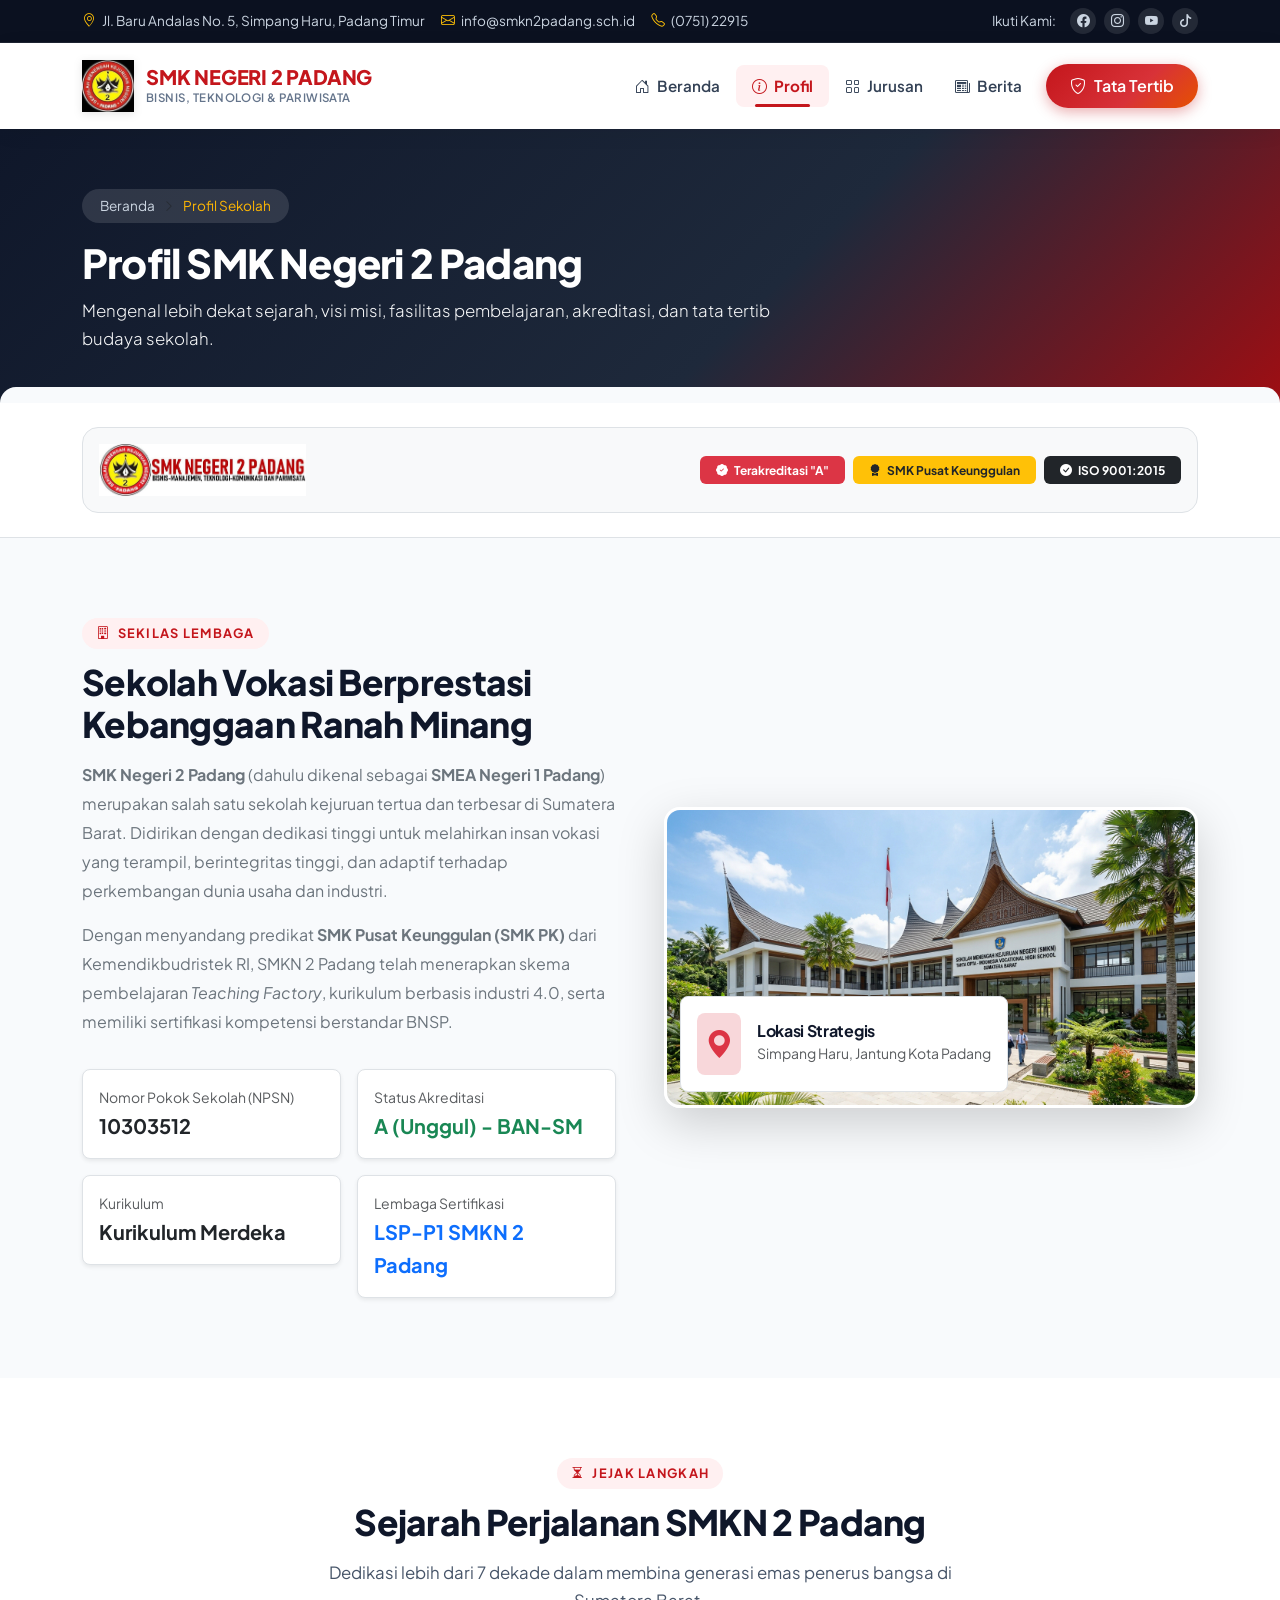
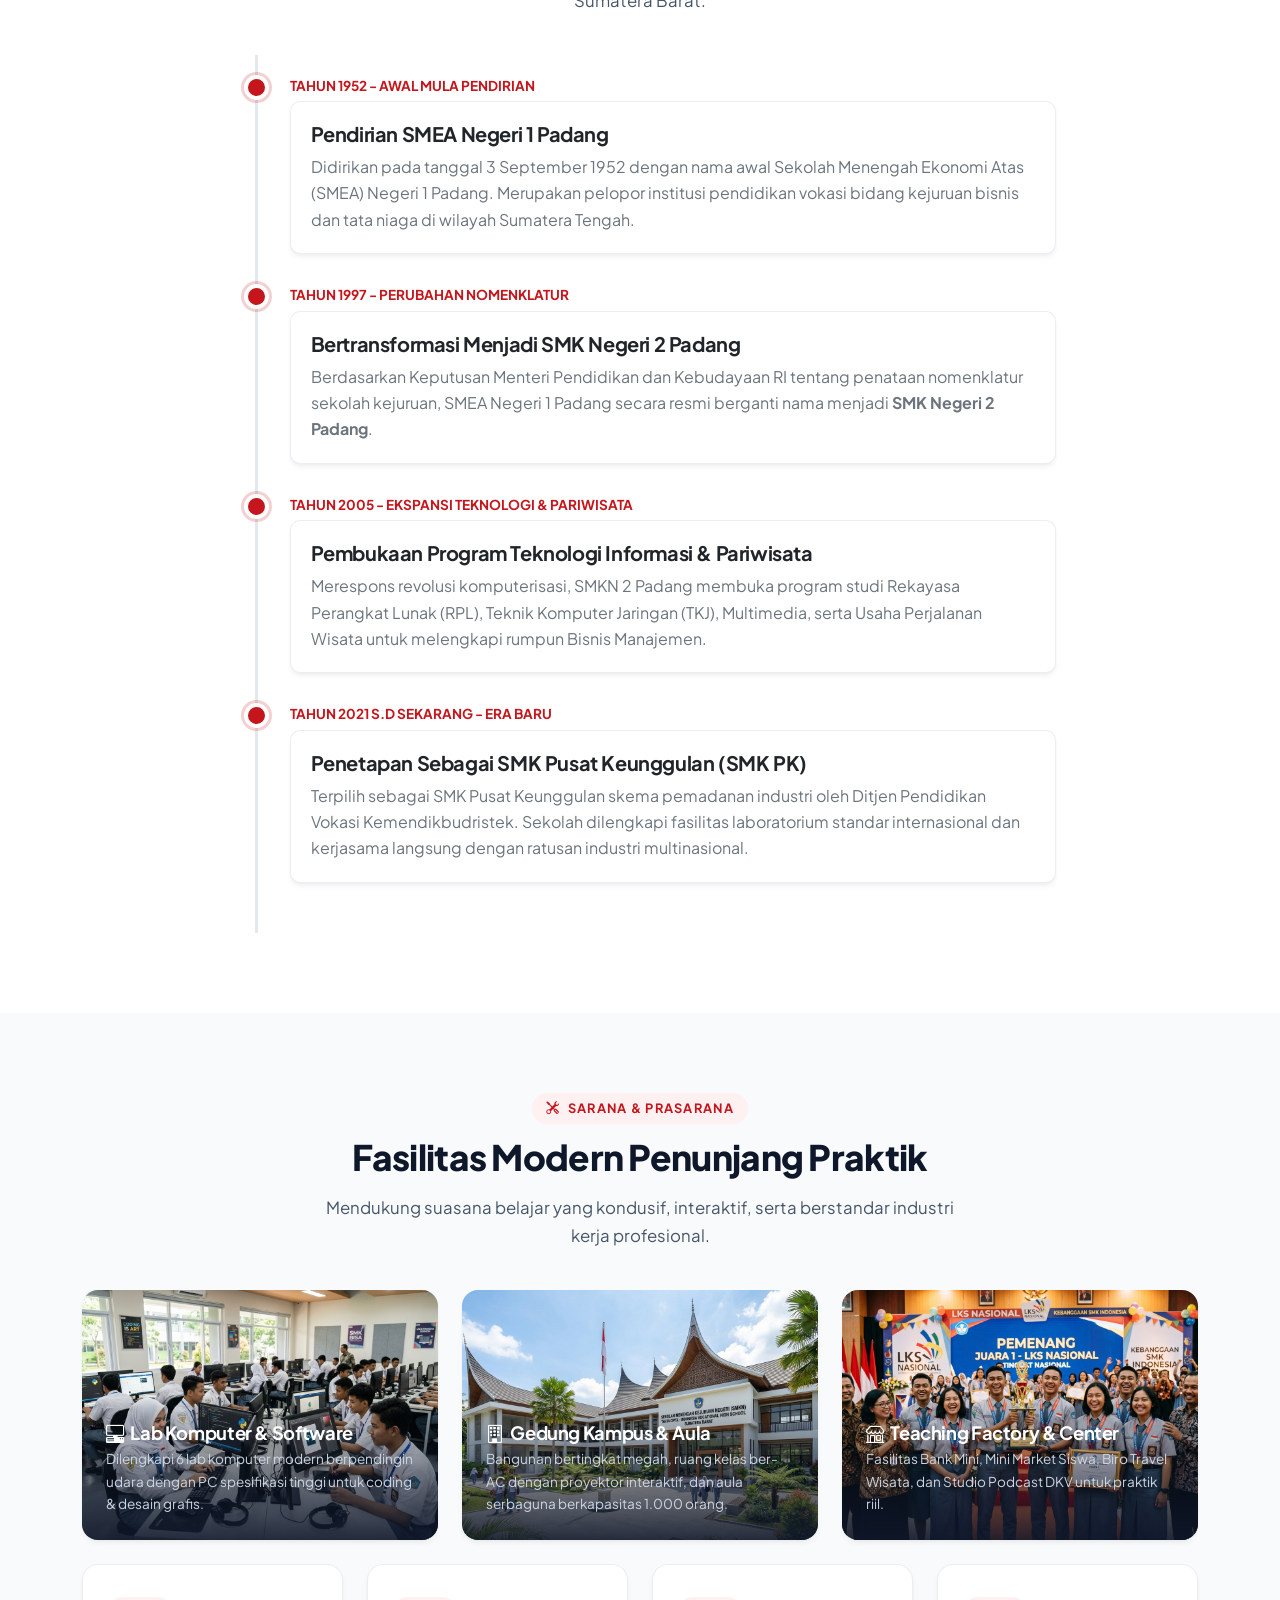
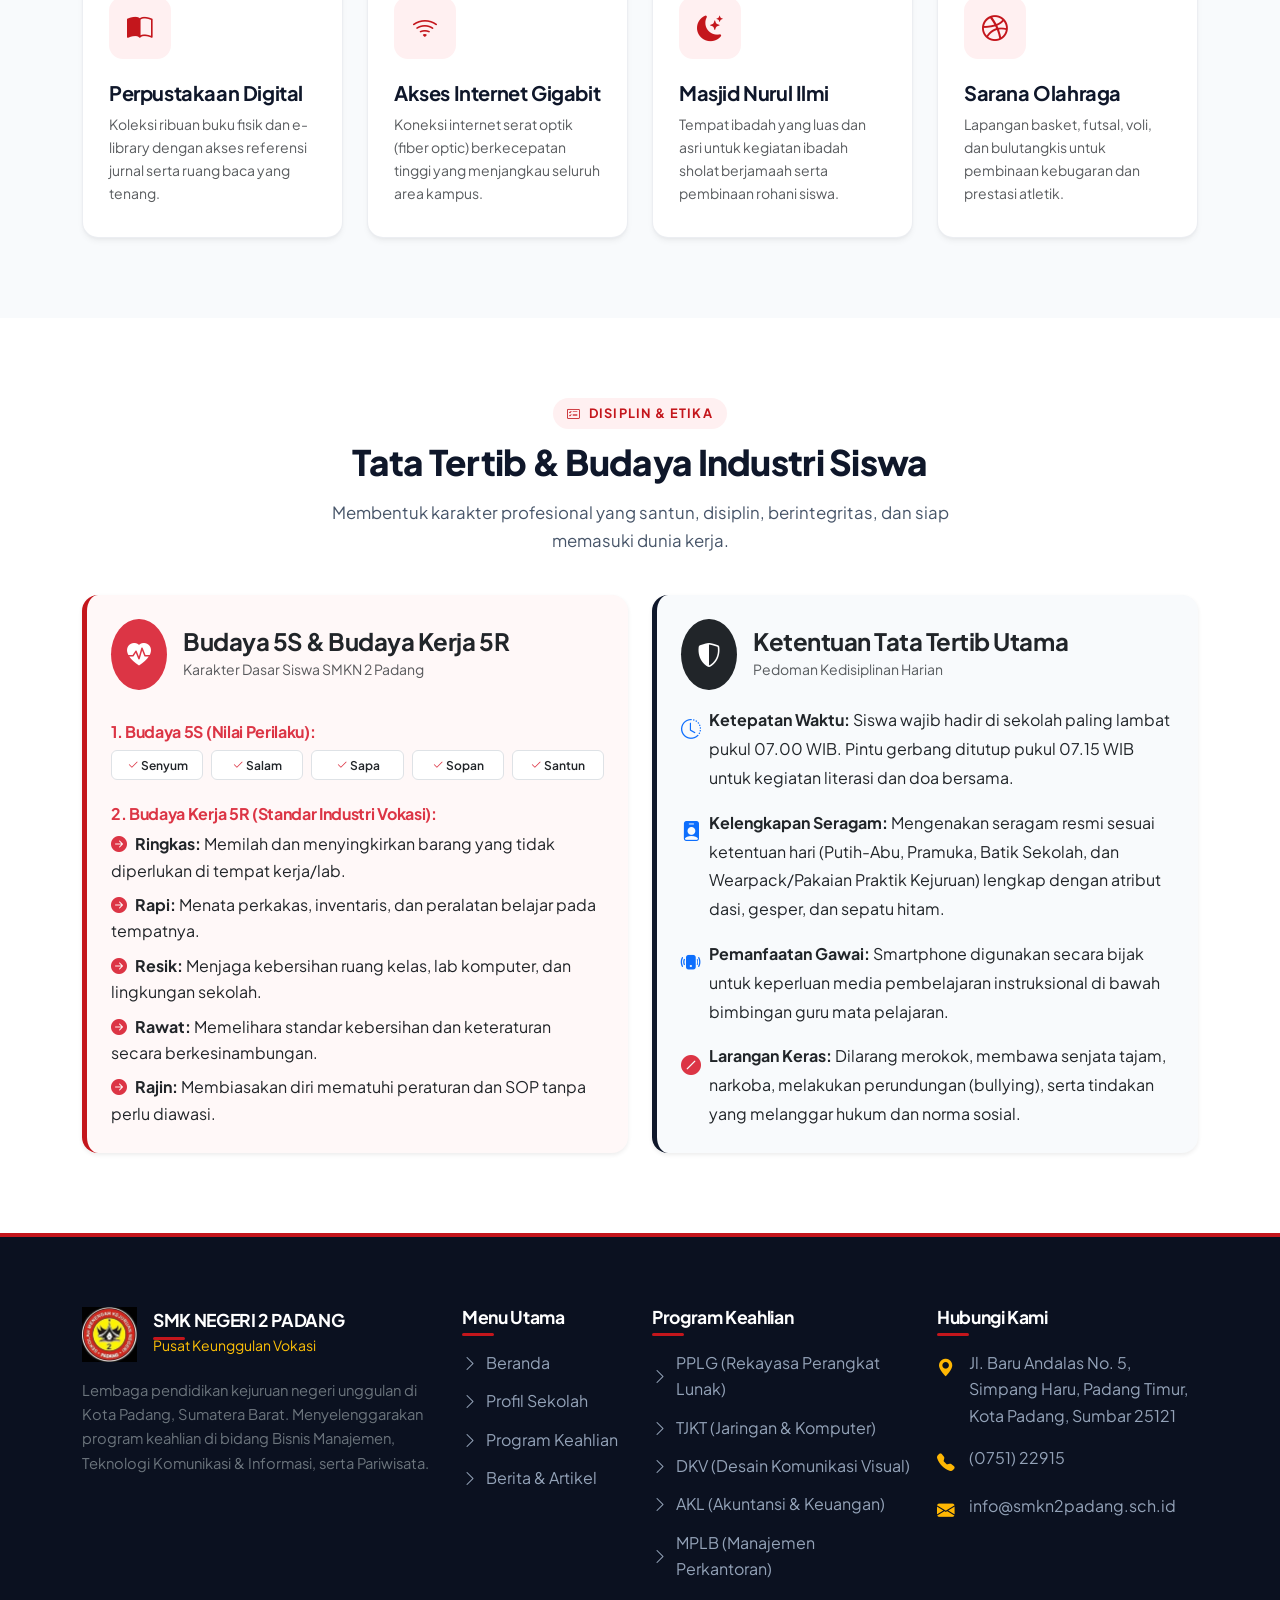
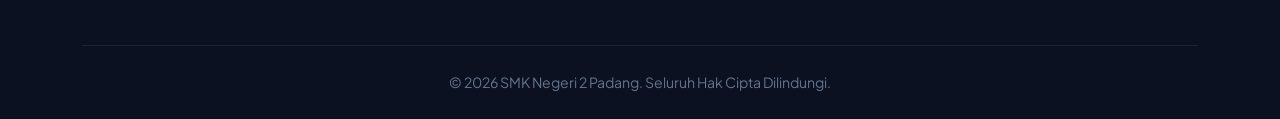
<file: smkn 2/profil.html>
<!DOCTYPE html>
<html lang="id">
<head>
  <meta charset="UTF-8">
  <meta name="viewport" content="width=device-width, initial-scale=1.0">
  <title>Profil Sekolah - SMK Negeri 2 Padang</title>
  <meta name="description" content="Profil Lengkap SMK Negeri 2 Padang: Sejarah, Akreditasi A, Visi Misi, Sarana Fasilitas Modern, dan Tata Tertib Sekolah.">
  
  <!-- Favicon -->
  <link rel="icon" type="image/jpeg" href="assets/images/logo.jpg">
  
  <!-- Bootstrap 5.3.3 CSS -->
  <link href="https://cdn.jsdelivr.net/npm/bootstrap@5.3.3/dist/css/bootstrap.min.css" rel="stylesheet">
  <!-- Bootstrap Icons -->
  <link rel="stylesheet" href="https://cdn.jsdelivr.net/npm/bootstrap-icons@1.11.3/font/bootstrap-icons.min.css">
  <!-- Font Awesome -->
  <link rel="stylesheet" href="https://cdnjs.cloudflare.com/ajax/libs/font-awesome/6.5.2/css/all.min.css">
  <!-- Custom Style -->
  <link rel="stylesheet" href="assets/css/style.css">
</head>
<body>

  <!-- Top Utility Bar -->
  <div class="topbar">
    <div class="container d-flex flex-wrap justify-content-between align-items-center">
      <div class="d-flex align-items-center gap-3">
        <span><i class="bi bi-geo-alt text-warning me-1"></i> Jl. Baru Andalas No. 5, Simpang Haru, Padang Timur</span>
        <span class="d-none d-md-inline"><i class="bi bi-envelope text-warning me-1"></i> info@smkn2padang.sch.id</span>
        <span class="d-none d-lg-inline"><i class="bi bi-telephone text-warning me-1"></i> (0751) 22915</span>
      </div>
      <div class="d-flex align-items-center gap-2">
        <span class="d-none d-sm-inline">Ikuti Kami:</span>
        <div class="social-links">
          <a href="#" title="Facebook"><i class="bi bi-facebook"></i></a>
          <a href="#" title="Instagram"><i class="bi bi-instagram"></i></a>
          <a href="#" title="YouTube"><i class="bi bi-youtube"></i></a>
          <a href="#" title="TikTok"><i class="bi bi-tiktok"></i></a>
        </div>
      </div>
    </div>
  </div>

  <!-- Main Navbar -->
  <nav class="navbar navbar-expand-lg main-navbar sticky-top">
    <div class="container">
      <a class="navbar-brand" href="index.html">
        <img src="assets/images/logo.jpg" alt="Logo SMKN 2 Padang" class="brand-logo">
        <div class="brand-text">
          <span class="brand-title">SMK NEGERI 2 PADANG</span>
          <span class="brand-subtitle">Bisnis, Teknologi & Pariwisata</span>
        </div>
      </a>
      <button class="navbar-toggler border-0 shadow-none" type="button" data-bs-toggle="collapse" data-bs-target="#navbarMain" aria-controls="navbarMain" aria-expanded="false" aria-label="Toggle navigation">
        <span class="navbar-toggler-icon"></span>
      </button>

      <div class="collapse navbar-collapse" id="navbarMain">
        <ul class="navbar-nav ms-auto mb-2 mb-lg-0 align-items-lg-center">
          <li class="nav-item">
            <a class="nav-link" href="index.html">
              <i class="bi bi-house-door me-1"></i> Beranda
            </a>
          </li>
          <li class="nav-item">
            <a class="nav-link active" aria-current="page" href="profil.html">
              <i class="bi bi-info-circle me-1"></i> Profil
            </a>
          </li>
          <li class="nav-item">
            <a class="nav-link" href="jurusan.html">
              <i class="bi bi-grid me-1"></i> Jurusan
            </a>
          </li>
          <li class="nav-item">
            <a class="nav-link" href="berita.html">
              <i class="bi bi-newspaper me-1"></i> Berita
            </a>
          </li>
          <li class="nav-item ms-lg-2 mt-2 mt-lg-0">
            <a href="#tata-tertib" class="btn btn-primary-custom">
              <i class="bi bi-shield-check"></i> Tata Tertib
            </a>
          </li>
        </ul>
      </div>
    </div>
  </nav>

  <!-- Page Header -->
  <header class="page-header">
    <div class="container">
      <div class="row align-items-center">
        <div class="col-lg-8">
          <div class="breadcrumb-custom mb-3">
            <a href="index.html">Beranda</a>
            <i class="bi bi-chevron-right text-muted" style="font-size: 0.75rem;"></i>
            <span>Profil Sekolah</span>
          </div>
          <h1 class="page-header-title">Profil SMK Negeri 2 Padang</h1>
          <p class="text-light mb-0 lead" style="font-size: 1.05rem;">
            Mengenal lebih dekat sejarah, visi misi, fasilitas pembelajaran, akreditasi, dan tata tertib budaya sekolah.
          </p>
        </div>
      </div>
    </div>
  </header>

  <!-- Brand Banner Section -->
  <section class="py-4 bg-white border-bottom">
    <div class="container">
      <div class="d-flex flex-wrap align-items-center justify-content-between p-3 rounded-4 bg-light border">
        <div class="d-flex align-items-center gap-3">
          <img src="assets/images/logo_banner.jpg" alt="SMK Negeri 2 Padang Banner" style="max-height: 52px; max-width: 100%; object-fit: contain;">
        </div>
        <div class="d-flex align-items-center gap-2 mt-3 mt-md-0">
          <span class="badge bg-danger px-3 py-2"><i class="bi bi-patch-check-fill me-1"></i> Terakreditasi "A"</span>
          <span class="badge bg-warning text-dark px-3 py-2"><i class="bi bi-award-fill me-1"></i> SMK Pusat Keunggulan</span>
          <span class="badge bg-dark px-3 py-2"><i class="bi bi-check-circle-fill me-1"></i> ISO 9001:2015</span>
        </div>
      </div>
    </div>
  </section>

  <!-- Identitas Sekolah & Sekilas Profil -->
  <section class="section-padding">
    <div class="container">
      <div class="row g-5 align-items-center">
        <div class="col-lg-6">
          <span class="section-tag"><i class="bi bi-building me-1"></i> Sekilas Lembaga</span>
          <h2 class="section-title">Sekolah Vokasi Berprestasi Kebanggaan Ranah Minang</h2>
          <p class="text-secondary" style="line-height: 1.8;">
            <strong>SMK Negeri 2 Padang</strong> (dahulu dikenal sebagai <strong>SMEA Negeri 1 Padang</strong>) merupakan salah satu sekolah kejuruan tertua dan terbesar di Sumatera Barat. Didirikan dengan dedikasi tinggi untuk melahirkan insan vokasi yang terampil, berintegritas tinggi, dan adaptif terhadap perkembangan dunia usaha dan industri.
          </p>
          <p class="text-secondary" style="line-height: 1.8;">
            Dengan menyandang predikat <strong>SMK Pusat Keunggulan (SMK PK)</strong> dari Kemendikbudristek RI, SMKN 2 Padang telah menerapkan skema pembelajaran <em>Teaching Factory</em>, kurikulum berbasis industri 4.0, serta memiliki sertifikasi kompetensi berstandar BNSP.
          </p>

          <div class="row g-3 mt-2">
            <div class="col-sm-6">
              <div class="p-3 bg-white rounded-3 border shadow-sm">
                <small class="text-muted d-block">Nomor Pokok Sekolah (NPSN)</small>
                <strong class="text-dark fs-5">10303512</strong>
              </div>
            </div>
            <div class="col-sm-6">
              <div class="p-3 bg-white rounded-3 border shadow-sm">
                <small class="text-muted d-block">Status Akreditasi</small>
                <strong class="text-success fs-5">A (Unggul) - BAN-SM</strong>
              </div>
            </div>
            <div class="col-sm-6">
              <div class="p-3 bg-white rounded-3 border shadow-sm">
                <small class="text-muted d-block">Kurikulum</small>
                <strong class="text-dark fs-5">Kurikulum Merdeka</strong>
              </div>
            </div>
            <div class="col-sm-6">
              <div class="p-3 bg-white rounded-3 border shadow-sm">
                <small class="text-muted d-block">Lembaga Sertifikasi</small>
                <strong class="text-primary fs-5">LSP-P1 SMKN 2 Padang</strong>
              </div>
            </div>
          </div>
        </div>

        <div class="col-lg-6">
          <div class="position-relative">
            <img src="assets/images/gedung.jpg" alt="Kampus SMKN 2 Padang" class="img-fluid rounded-4 shadow-lg border border-3 border-white">
            <div class="p-3 bg-white shadow-md rounded-3 position-absolute bottom-0 start-0 m-3 border">
              <div class="d-flex align-items-center gap-3">
                <div class="p-2 bg-danger-subtle rounded-3 text-danger fs-3">
                  <i class="bi bi-geo-alt-fill"></i>
                </div>
                <div>
                  <h6 class="fw-bold mb-0">Lokasi Strategis</h6>
                  <small class="text-muted">Simpang Haru, Jantung Kota Padang</small>
                </div>
              </div>
            </div>
          </div>
        </div>
      </div>
    </div>
  </section>

  <!-- Sejarah Singkat Timeline -->
  <section class="section-padding bg-white" id="sejarah">
    <div class="container">
      <div class="text-center">
        <span class="section-tag"><i class="bi bi-hourglass-split me-1"></i> Jejak Langkah</span>
        <h2 class="section-title">Sejarah Perjalanan SMKN 2 Padang</h2>
        <p class="section-desc">Dedikasi lebih dari 7 dekade dalam membina generasi emas penerus bangsa di Sumatera Barat.</p>
      </div>

      <div class="row justify-content-center">
        <div class="col-lg-9">
          <div class="timeline">
            <!-- Timeline 1 -->
            <div class="timeline-item">
              <div class="timeline-dot"></div>
              <div class="timeline-date">Tahun 1952 - Awal Mula Pendirian</div>
              <div class="timeline-content">
                <h5 class="fw-bold text-dark">Pendirian SMEA Negeri 1 Padang</h5>
                <p class="text-secondary mb-0">
                  Didirikan pada tanggal 3 September 1952 dengan nama awal Sekolah Menengah Ekonomi Atas (SMEA) Negeri 1 Padang. Merupakan pelopor institusi pendidikan vokasi bidang kejuruan bisnis dan tata niaga di wilayah Sumatera Tengah.
                </p>
              </div>
            </div>

            <!-- Timeline 2 -->
            <div class="timeline-item">
              <div class="timeline-dot"></div>
              <div class="timeline-date">Tahun 1997 - Perubahan Nomenklatur</div>
              <div class="timeline-content">
                <h5 class="fw-bold text-dark">Bertransformasi Menjadi SMK Negeri 2 Padang</h5>
                <p class="text-secondary mb-0">
                  Berdasarkan Keputusan Menteri Pendidikan dan Kebudayaan RI tentang penataan nomenklatur sekolah kejuruan, SMEA Negeri 1 Padang secara resmi berganti nama menjadi <strong>SMK Negeri 2 Padang</strong>.
                </p>
              </div>
            </div>

            <!-- Timeline 3 -->
            <div class="timeline-item">
              <div class="timeline-dot"></div>
              <div class="timeline-date">Tahun 2005 - Ekspansi Teknologi & Pariwisata</div>
              <div class="timeline-content">
                <h5 class="fw-bold text-dark">Pembukaan Program Teknologi Informasi & Pariwisata</h5>
                <p class="text-secondary mb-0">
                  Merespons revolusi komputerisasi, SMKN 2 Padang membuka program studi Rekayasa Perangkat Lunak (RPL), Teknik Komputer Jaringan (TKJ), Multimedia, serta Usaha Perjalanan Wisata untuk melengkapi rumpun Bisnis Manajemen.
                </p>
              </div>
            </div>

            <!-- Timeline 4 -->
            <div class="timeline-item">
              <div class="timeline-dot"></div>
              <div class="timeline-date">Tahun 2021 s.d Sekarang - Era Baru</div>
              <div class="timeline-content">
                <h5 class="fw-bold text-dark">Penetapan Sebagai SMK Pusat Keunggulan (SMK PK)</h5>
                <p class="text-secondary mb-0">
                  Terpilih sebagai SMK Pusat Keunggulan skema pemadanan industri oleh Ditjen Pendidikan Vokasi Kemendikbudristek. Sekolah dilengkapi fasilitas laboratorium standar internasional dan kerjasama langsung dengan ratusan industri multinasional.
                </p>
              </div>
            </div>
          </div>
        </div>
      </div>
    </div>
  </section>

  <!-- Fasilitas Sekolah Lengkap -->
  <section class="section-padding" id="fasilitas">
    <div class="container">
      <div class="text-center">
        <span class="section-tag"><i class="bi bi-tools me-1"></i> Sarana & Prasarana</span>
        <h2 class="section-title">Fasilitas Modern Penunjang Praktik</h2>
        <p class="section-desc">Mendukung suasana belajar yang kondusif, interaktif, serta berstandar industri kerja profesional.</p>
      </div>

      <div class="row g-4">
        <!-- Fasilitas 1 -->
        <div class="col-md-6 col-lg-4">
          <div class="facility-card">
            <img src="assets/images/lab.jpg" alt="Laboratorium Komputer & RPL">
            <div class="facility-overlay">
              <h5><i class="bi bi-pc-display-horizontal me-1"></i> Lab Komputer & Software</h5>
              <p>Dilengkapi 6 lab komputer modern berpendingin udara dengan PC spesifikasi tinggi untuk coding & desain grafis.</p>
            </div>
          </div>
        </div>

        <!-- Fasilitas 2 -->
        <div class="col-md-6 col-lg-4">
          <div class="facility-card">
            <img src="assets/images/gedung.jpg" alt="Gedung Pembelajaran & Aula">
            <div class="facility-overlay">
              <h5><i class="bi bi-building me-1"></i> Gedung Kampus & Aula</h5>
              <p>Bangunan bertingkat megah, ruang kelas ber-AC dengan proyektor interaktif, dan aula serbaguna berkapasitas 1.000 orang.</p>
            </div>
          </div>
        </div>

        <!-- Fasilitas 3 -->
        <div class="col-md-6 col-lg-4">
          <div class="facility-card">
            <img src="assets/images/prestasi.jpg" alt="Panggung Kegiatan & TeFa">
            <div class="facility-overlay">
              <h5><i class="bi bi-shop me-1"></i> Teaching Factory & Center</h5>
              <p>Fasilitas Bank Mini, Mini Market Siswa, Biro Travel Wisata, dan Studio Podcast DKV untuk praktik riil.</p>
            </div>
          </div>
        </div>

        <!-- Fasilitas 4 -->
        <div class="col-md-6 col-lg-3">
          <div class="feature-card">
            <div class="feature-icon-box">
              <i class="bi bi-book-half"></i>
            </div>
            <h5 class="fw-bold mb-2">Perpustakaan Digital</h5>
            <p class="text-muted mb-0 small">Koleksi ribuan buku fisik dan e-library dengan akses referensi jurnal serta ruang baca yang tenang.</p>
          </div>
        </div>

        <!-- Fasilitas 5 -->
        <div class="col-md-6 col-lg-3">
          <div class="feature-card">
            <div class="feature-icon-box">
              <i class="bi bi-wifi"></i>
            </div>
            <h5 class="fw-bold mb-2">Akses Internet Gigabit</h5>
            <p class="text-muted mb-0 small">Koneksi internet serat optik (fiber optic) berkecepatan tinggi yang menjangkau seluruh area kampus.</p>
          </div>
        </div>

        <!-- Fasilitas 6 -->
        <div class="col-md-6 col-lg-3">
          <div class="feature-card">
            <div class="feature-icon-box">
              <i class="bi bi-moon-stars-fill"></i>
            </div>
            <h5 class="fw-bold mb-2">Masjid Nurul Ilmi</h5>
            <p class="text-muted mb-0 small">Tempat ibadah yang luas dan asri untuk kegiatan ibadah sholat berjamaah serta pembinaan rohani siswa.</p>
          </div>
        </div>

        <!-- Fasilitas 7 -->
        <div class="col-md-6 col-lg-3">
          <div class="feature-card">
            <div class="feature-icon-box">
              <i class="bi bi-dribbble"></i>
            </div>
            <h5 class="fw-bold mb-2">Sarana Olahraga</h5>
            <p class="text-muted mb-0 small">Lapangan basket, futsal, voli, dan bulutangkis untuk pembinaan kebugaran dan prestasi atletik.</p>
          </div>
        </div>
      </div>
    </div>
  </section>

  <!-- Tata Tertib & Budaya Sekolah -->
  <section class="section-padding bg-white" id="tata-tertib">
    <div class="container">
      <div class="text-center">
        <span class="section-tag"><i class="bi bi-card-checklist me-1"></i> Disiplin & Etika</span>
        <h2 class="section-title">Tata Tertib & Budaya Industri Siswa</h2>
        <p class="section-desc">Membentuk karakter profesional yang santun, disiplin, berintegritas, dan siap memasuki dunia kerja.</p>
      </div>

      <div class="row g-4">
        <!-- Budaya 5S & 5R -->
        <div class="col-lg-6">
          <div class="card h-100 border-0 shadow-sm p-4 rounded-4" style="background: #fff8f8; border-left: 5px solid var(--primary) !important;">
            <div class="d-flex align-items-center gap-3 mb-3">
              <div class="p-3 bg-danger text-white rounded-circle fs-4">
                <i class="bi bi-heart-pulse-fill"></i>
              </div>
              <div>
                <h4 class="fw-bold text-dark mb-0">Budaya 5S & Budaya Kerja 5R</h4>
                <small class="text-muted">Karakter Dasar Siswa SMKN 2 Padang</small>
              </div>
            </div>
            
            <h6 class="fw-bold text-danger mt-3">1. Budaya 5S (Nilai Perilaku):</h6>
            <div class="row g-2 mb-3">
              <div class="col"><span class="badge bg-white text-dark border p-2 w-100 fw-semibold"><i class="bi bi-check2 text-danger"></i> Senyum</span></div>
              <div class="col"><span class="badge bg-white text-dark border p-2 w-100 fw-semibold"><i class="bi bi-check2 text-danger"></i> Salam</span></div>
              <div class="col"><span class="badge bg-white text-dark border p-2 w-100 fw-semibold"><i class="bi bi-check2 text-danger"></i> Sapa</span></div>
              <div class="col"><span class="badge bg-white text-dark border p-2 w-100 fw-semibold"><i class="bi bi-check2 text-danger"></i> Sopan</span></div>
              <div class="col"><span class="badge bg-white text-dark border p-2 w-100 fw-semibold"><i class="bi bi-check2 text-danger"></i> Santun</span></div>
            </div>

            <h6 class="fw-bold text-danger mt-2">2. Budaya Kerja 5R (Standar Industri Vokasi):</h6>
            <ul class="list-unstyled mb-0">
              <li class="mb-2"><i class="bi bi-arrow-right-circle-fill text-danger me-2"></i><strong>Ringkas:</strong> Memilah dan menyingkirkan barang yang tidak diperlukan di tempat kerja/lab.</li>
              <li class="mb-2"><i class="bi bi-arrow-right-circle-fill text-danger me-2"></i><strong>Rapi:</strong> Menata perkakas, inventaris, dan peralatan belajar pada tempatnya.</li>
              <li class="mb-2"><i class="bi bi-arrow-right-circle-fill text-danger me-2"></i><strong>Resik:</strong> Menjaga kebersihan ruang kelas, lab komputer, dan lingkungan sekolah.</li>
              <li class="mb-2"><i class="bi bi-arrow-right-circle-fill text-danger me-2"></i><strong>Rawat:</strong> Memelihara standar kebersihan dan keteraturan secara berkesinambungan.</li>
              <li class="mb-0"><i class="bi bi-arrow-right-circle-fill text-danger me-2"></i><strong>Rajin:</strong> Membiasakan diri mematuhi peraturan dan SOP tanpa perlu diawasi.</li>
            </ul>
          </div>
        </div>

        <!-- Ketentuan Kedisiplinan -->
        <div class="col-lg-6">
          <div class="card h-100 border-0 shadow-sm p-4 rounded-4" style="background: #f8fafc; border-left: 5px solid #0f172a !important;">
            <div class="d-flex align-items-center gap-3 mb-3">
              <div class="p-3 bg-dark text-white rounded-circle fs-4">
                <i class="bi bi-shield-shaded"></i>
              </div>
              <div>
                <h4 class="fw-bold text-dark mb-0">Ketentuan Tata Tertib Utama</h4>
                <small class="text-muted">Pedoman Kedisiplinan Harian</small>
              </div>
            </div>

            <ul class="list-unstyled mb-0" style="line-height: 1.8;">
              <li class="mb-3 d-flex align-items-start gap-2">
                <i class="bi bi-clock-history text-primary fs-5 mt-1"></i>
                <div>
                  <strong>Ketepatan Waktu:</strong> Siswa wajib hadir di sekolah paling lambat pukul 07.00 WIB. Pintu gerbang ditutup pukul 07.15 WIB untuk kegiatan literasi dan doa bersama.
                </div>
              </li>
              <li class="mb-3 d-flex align-items-start gap-2">
                <i class="bi bi-person-badge-fill text-primary fs-5 mt-1"></i>
                <div>
                  <strong>Kelengkapan Seragam:</strong> Mengenakan seragam resmi sesuai ketentuan hari (Putih-Abu, Pramuka, Batik Sekolah, dan Wearpack/Pakaian Praktik Kejuruan) lengkap dengan atribut dasi, gesper, dan sepatu hitam.
                </div>
              </li>
              <li class="mb-3 d-flex align-items-start gap-2">
                <i class="bi bi-phone-vibrate-fill text-primary fs-5 mt-1"></i>
                <div>
                  <strong>Pemanfaatan Gawai:</strong> Smartphone digunakan secara bijak untuk keperluan media pembelajaran instruksional di bawah bimbingan guru mata pelajaran.
                </div>
              </li>
              <li class="d-flex align-items-start gap-2">
                <i class="bi bi-slash-circle-fill text-danger fs-5 mt-1"></i>
                <div>
                  <strong>Larangan Keras:</strong> Dilarang merokok, membawa senjata tajam, narkoba, melakukan perundungan (bullying), serta tindakan yang melanggar hukum dan norma sosial.
                </div>
              </li>
            </ul>
          </div>
        </div>
      </div>
    </div>
  </section>

  <!-- Footer -->
  <footer class="main-footer">
    <div class="container">
      <div class="row g-4">
        <!-- Kolom 1 -->
        <div class="col-lg-4 col-md-6">
          <div class="d-flex align-items-center gap-3 mb-3">
            <img src="assets/images/logo.jpg" alt="Logo SMKN 2 Padang" style="height: 55px;">
            <div>
              <h5 class="text-white mb-0" style="margin-bottom: 0 !important;">SMK NEGERI 2 PADANG</h5>
              <small class="text-warning">Pusat Keunggulan Vokasi</small>
            </div>
          </div>
          <p class="text-secondary mb-3" style="font-size: 0.92rem;">
            Lembaga pendidikan kejuruan negeri unggulan di Kota Padang, Sumatera Barat. Menyelenggarakan program keahlian di bidang Bisnis Manajemen, Teknologi Komunikasi & Informasi, serta Pariwisata.
          </p>
        </div>

        <!-- Kolom 2 -->
        <div class="col-lg-2 col-md-6">
          <h5>Menu Utama</h5>
          <ul class="footer-links">
            <li><a href="index.html"><i class="bi bi-chevron-right"></i> Beranda</a></li>
            <li><a href="profil.html"><i class="bi bi-chevron-right"></i> Profil Sekolah</a></li>
            <li><a href="jurusan.html"><i class="bi bi-chevron-right"></i> Program Keahlian</a></li>
            <li><a href="berita.html"><i class="bi bi-chevron-right"></i> Berita & Artikel</a></li>
          </ul>
        </div>

        <!-- Kolom 3 -->
        <div class="col-lg-3 col-md-6">
          <h5>Program Keahlian</h5>
          <ul class="footer-links">
            <li><a href="jurusan.html"><i class="bi bi-chevron-right"></i> PPLG (Rekayasa Perangkat Lunak)</a></li>
            <li><a href="jurusan.html"><i class="bi bi-chevron-right"></i> TJKT (Jaringan & Komputer)</a></li>
            <li><a href="jurusan.html"><i class="bi bi-chevron-right"></i> DKV (Desain Komunikasi Visual)</a></li>
            <li><a href="jurusan.html"><i class="bi bi-chevron-right"></i> AKL (Akuntansi & Keuangan)</a></li>
            <li><a href="jurusan.html"><i class="bi bi-chevron-right"></i> MPLB (Manajemen Perkantoran)</a></li>
          </ul>
        </div>

        <!-- Kolom 4 -->
        <div class="col-lg-3 col-md-6">
          <h5>Hubungi Kami</h5>
          <div class="footer-contact-item">
            <i class="bi bi-geo-alt-fill"></i>
            <span>Jl. Baru Andalas No. 5, Simpang Haru, Padang Timur, Kota Padang, Sumbar 25121</span>
          </div>
          <div class="footer-contact-item">
            <i class="bi bi-telephone-fill"></i>
            <span>(0751) 22915</span>
          </div>
          <div class="footer-contact-item">
            <i class="bi bi-envelope-fill"></i>
            <span>info@smkn2padang.sch.id</span>
          </div>
        </div>
      </div>

      <div class="footer-bottom text-center">
        <p class="mb-0">
          &copy; 2026 SMK Negeri 2 Padang. Seluruh Hak Cipta Dilindungi.
        </p>
      </div>
    </div>
  </footer>

  <!-- Bootstrap 5 JS Bundle -->
  <script src="https://cdn.jsdelivr.net/npm/bootstrap@5.3.3/dist/js/bootstrap.bundle.min.js"></script>
  <!-- Custom JS -->
  <script src="assets/js/main.js"></script>
</body>
</html>
</file>
<file: smkn 2/assets/css/style.css>
/* ===================================================
   SMK NEGERI 2 PADANG - Modern Professional Theme
   Brand Colors:
   Primary: #c4161c (Crimson Red - Official Identity)
   Primary Hover: #a30d11
   Secondary / Accent: #ffb703 / #f8961e (Golden Amber)
   Dark: #0f172a (Deep Slate)
   Light: #f8fafc (Pure Slate Tint)
   Card/Surface: #ffffff
=================================================== */

@import url('https://fonts.googleapis.com/css2?family=Plus+Jakarta+Sans:wght@300;400;500;600;700;800&family=Playfair+Display:ital,wght@0,600;0,700;1,600&display=swap');

:root {
  --primary: #c4161c;
  --primary-dark: #9e0e13;
  --primary-light: #fff0f1;
  --primary-gradient: linear-gradient(135deg, #c4161c 0%, #d83238 60%, #e65100 100%);
  --secondary: #ffb703;
  --secondary-dark: #d99b00;
  --dark-navy: #0f172a;
  --slate-text: #475569;
  --light-bg: #f8fafc;
  --card-border: rgba(148, 163, 184, 0.18);
  --shadow-sm: 0 4px 6px -1px rgba(0, 0, 0, 0.05), 0 2px 4px -2px rgba(0, 0, 0, 0.05);
  --shadow-md: 0 10px 15px -3px rgba(0, 0, 0, 0.08), 0 4px 6px -4px rgba(0, 0, 0, 0.05);
  --shadow-lg: 0 20px 25px -5px rgba(0, 0, 0, 0.1), 0 8px 10px -6px rgba(0, 0, 0, 0.05);
  --shadow-glow: 0 10px 30px rgba(196, 22, 28, 0.25);
  --transition: all 0.3s cubic-bezier(0.4, 0, 0.2, 1);
  --radius-sm: 10px;
  --radius-md: 16px;
  --radius-lg: 24px;
}

body {
  font-family: 'Plus Jakarta Sans', -apple-system, BlinkMacSystemFont, sans-serif;
  color: #334155;
  background-color: var(--light-bg);
  line-height: 1.65;
  overflow-x: hidden;
}

h1, h2, h3, h4, h5, h6 {
  color: var(--dark-navy);
  font-weight: 700;
  letter-spacing: -0.02em;
}

/* ---------------- Top Utility Bar ---------------- */
.topbar {
  background-color: #0b1120;
  color: #cbd5e1;
  font-size: 0.85rem;
  padding: 8px 0;
  border-bottom: 1px solid rgba(255, 255, 255, 0.08);
}
.topbar a {
  color: #cbd5e1;
  text-decoration: none;
  transition: var(--transition);
}
.topbar a:hover {
  color: var(--secondary);
}
.topbar .social-links a {
  display: inline-flex;
  align-items: center;
  justify-content: center;
  width: 26px;
  height: 26px;
  border-radius: 50%;
  background: rgba(255, 255, 255, 0.1);
  margin-left: 6px;
  font-size: 0.8rem;
}
.topbar .social-links a:hover {
  background: var(--primary);
  color: #fff;
  transform: translateY(-2px);
}

/* ---------------- Main Navbar ---------------- */
.main-navbar {
  background-color: rgba(255, 255, 255, 0.95);
  backdrop-filter: blur(12px);
  -webkit-backdrop-filter: blur(12px);
  box-shadow: 0 4px 20px rgba(0, 0, 0, 0.06);
  padding: 12px 0;
  position: sticky;
  top: 0;
  z-index: 1030;
  transition: var(--transition);
}
.navbar-brand {
  display: flex;
  align-items: center;
  gap: 12px;
  text-decoration: none;
}
.navbar-brand img.brand-logo {
  height: 52px;
  width: auto;
  object-fit: contain;
  filter: drop-shadow(0 2px 4px rgba(0,0,0,0.1));
}
.navbar-brand .brand-text {
  display: flex;
  flex-direction: column;
}
.navbar-brand .brand-title {
  font-size: 1.25rem;
  font-weight: 800;
  line-height: 1.1;
  color: var(--primary);
  letter-spacing: -0.01em;
}
.navbar-brand .brand-subtitle {
  font-size: 0.72rem;
  font-weight: 600;
  color: #64748b;
  letter-spacing: 0.04em;
  text-transform: uppercase;
}

.nav-link {
  font-size: 0.95rem;
  font-weight: 600;
  color: #334155 !important;
  padding: 8px 16px !important;
  border-radius: 8px;
  transition: var(--transition);
  position: relative;
}
.nav-link:hover {
  color: var(--primary) !important;
  background-color: var(--primary-light);
}
.nav-link.active {
  color: var(--primary) !important;
  background-color: var(--primary-light);
  font-weight: 700;
}
.nav-link.active::after {
  content: '';
  position: absolute;
  bottom: 0;
  left: 20%;
  right: 20%;
  height: 3px;
  background: var(--primary);
  border-radius: 3px;
}

.btn-primary-custom {
  background: var(--primary-gradient);
  color: #fff !important;
  font-weight: 600;
  padding: 10px 24px;
  border-radius: 50px;
  border: none;
  box-shadow: 0 4px 14px rgba(196, 22, 28, 0.35);
  transition: var(--transition);
  display: inline-flex;
  align-items: center;
  gap: 8px;
  text-decoration: none;
}
.btn-primary-custom:hover {
  transform: translateY(-2px);
  box-shadow: 0 8px 20px rgba(196, 22, 28, 0.45);
  background: linear-gradient(135deg, #a81016 0%, #c4161c 60%, #d83238 100%);
}

.btn-outline-custom {
  background: transparent;
  color: var(--primary);
  border: 2px solid var(--primary);
  font-weight: 600;
  padding: 8px 22px;
  border-radius: 50px;
  transition: var(--transition);
  display: inline-flex;
  align-items: center;
  gap: 8px;
  text-decoration: none;
}
.btn-outline-custom:hover {
  background: var(--primary);
  color: #fff;
  transform: translateY(-2px);
  box-shadow: 0 6px 16px rgba(196, 22, 28, 0.25);
}

.btn-secondary-custom {
  background: linear-gradient(135deg, #ffb703 0%, #fb8500 100%);
  color: #0f172a !important;
  font-weight: 700;
  padding: 10px 24px;
  border-radius: 50px;
  border: none;
  box-shadow: 0 4px 14px rgba(251, 133, 0, 0.3);
  transition: var(--transition);
  display: inline-flex;
  align-items: center;
  gap: 8px;
  text-decoration: none;
}
.btn-secondary-custom:hover {
  transform: translateY(-2px);
  box-shadow: 0 8px 22px rgba(251, 133, 0, 0.4);
}

/* ---------------- Hero Section ---------------- */
.hero-wrapper {
  position: relative;
  min-height: 560px;
  background: linear-gradient(135deg, #0b1120 0%, #1e293b 100%);
  color: #fff;
  display: flex;
  align-items: center;
  overflow: hidden;
  padding: 80px 0;
}
.hero-bg-overlay {
  position: absolute;
  top: 0;
  left: 0;
  right: 0;
  bottom: 0;
  background-size: cover;
  background-position: center;
  opacity: 0.22;
  mix-blend-mode: overlay;
}
.hero-glow-1 {
  position: absolute;
  width: 450px;
  height: 450px;
  background: radial-gradient(circle, rgba(196, 22, 28, 0.45) 0%, transparent 70%);
  top: -100px;
  left: -100px;
  filter: blur(50px);
  pointer-events: none;
}
.hero-glow-2 {
  position: absolute;
  width: 400px;
  height: 400px;
  background: radial-gradient(circle, rgba(255, 183, 3, 0.25) 0%, transparent 70%);
  bottom: -80px;
  right: 5%;
  filter: blur(60px);
  pointer-events: none;
}

.hero-badge {
  display: inline-flex;
  align-items: center;
  gap: 8px;
  background: rgba(255, 255, 255, 0.12);
  border: 1px solid rgba(255, 255, 255, 0.25);
  backdrop-filter: blur(8px);
  padding: 6px 16px;
  border-radius: 50px;
  font-size: 0.85rem;
  font-weight: 600;
  color: #ffb703;
  margin-bottom: 20px;
}
.hero-title {
  font-size: 2.85rem;
  font-weight: 800;
  line-height: 1.18;
  color: #ffffff;
  margin-bottom: 20px;
  letter-spacing: -0.02em;
}
.hero-title span {
  background: linear-gradient(90deg, #ffb703, #ffdd80);
  -webkit-background-clip: text;
  -webkit-text-fill-color: transparent;
}
.hero-desc {
  font-size: 1.1rem;
  color: #cbd5e1;
  margin-bottom: 32px;
  line-height: 1.7;
  max-width: 580px;
}

.hero-image-card {
  position: relative;
  border-radius: var(--radius-lg);
  overflow: hidden;
  box-shadow: 0 25px 50px -12px rgba(0, 0, 0, 0.5);
  border: 4px solid rgba(255, 255, 255, 0.15);
  transform: perspective(1000px) rotateY(-4deg) rotateX(2deg);
  transition: var(--transition);
}
.hero-image-card:hover {
  transform: perspective(1000px) rotateY(0deg) rotateX(0deg) scale(1.02);
}
.hero-image-card img {
  width: 100%;
  height: 420px;
  object-fit: cover;
  display: block;
}
.hero-floating-badge {
  position: absolute;
  bottom: 20px;
  left: 20px;
  right: 20px;
  background: rgba(15, 23, 42, 0.85);
  backdrop-filter: blur(10px);
  padding: 14px 20px;
  border-radius: var(--radius-sm);
  border: 1px solid rgba(255, 255, 255, 0.15);
  display: flex;
  align-items: center;
  gap: 14px;
}
.hero-floating-badge .badge-icon {
  width: 44px;
  height: 44px;
  border-radius: 10px;
  background: var(--primary);
  display: flex;
  align-items: center;
  justify-content: center;
  font-size: 1.3rem;
  color: #fff;
  flex-shrink: 0;
}

/* ---------------- Page Headers (Inner Pages) ---------------- */
.page-header {
  background: linear-gradient(135deg, #0f172a 0%, #1e293b 60%, #9e0e13 100%);
  color: #fff;
  padding: 60px 0 50px 0;
  position: relative;
  overflow: hidden;
}
.page-header::after {
  content: '';
  position: absolute;
  bottom: 0;
  left: 0;
  right: 0;
  height: 16px;
  background: var(--light-bg);
  border-radius: 20px 20px 0 0;
}
.page-header-title {
  font-size: 2.5rem;
  font-weight: 800;
  color: #ffffff;
  margin-bottom: 10px;
}
.breadcrumb-custom {
  display: inline-flex;
  align-items: center;
  gap: 8px;
  background: rgba(255, 255, 255, 0.12);
  padding: 6px 18px;
  border-radius: 50px;
  font-size: 0.85rem;
}
.breadcrumb-custom a {
  color: #cbd5e1;
  text-decoration: none;
}
.breadcrumb-custom a:hover {
  color: var(--secondary);
}
.breadcrumb-custom span {
  color: var(--secondary);
}

/* ---------------- Statistics Strip ---------------- */
.stat-bar {
  margin-top: -35px;
  position: relative;
  z-index: 20;
}
.stat-card {
  background: #ffffff;
  border-radius: var(--radius-md);
  padding: 24px;
  box-shadow: var(--shadow-md);
  border: 1px solid var(--card-border);
  display: flex;
  align-items: center;
  gap: 18px;
  transition: var(--transition);
}
.stat-card:hover {
  transform: translateY(-5px);
  box-shadow: var(--shadow-lg);
  border-color: rgba(196, 22, 28, 0.3);
}
.stat-icon {
  width: 58px;
  height: 58px;
  border-radius: 14px;
  background: var(--primary-light);
  color: var(--primary);
  display: flex;
  align-items: center;
  justify-content: center;
  font-size: 1.6rem;
  flex-shrink: 0;
}
.stat-card:nth-child(2) .stat-icon {
  background: #fef3c7;
  color: #d97706;
}
.stat-card:nth-child(3) .stat-icon {
  background: #e0f2fe;
  color: #0284c7;
}
.stat-card:nth-child(4) .stat-icon {
  background: #dcfce7;
  color: #16a34a;
}
.stat-number {
  font-size: 1.85rem;
  font-weight: 800;
  line-height: 1;
  color: var(--dark-navy);
  margin-bottom: 4px;
}
.stat-label {
  font-size: 0.88rem;
  color: #64748b;
  font-weight: 600;
  margin: 0;
}

/* ---------------- Section Styling ---------------- */
.section-padding {
  padding: 80px 0;
}
.section-tag {
  display: inline-block;
  font-size: 0.8rem;
  font-weight: 700;
  letter-spacing: 0.1em;
  text-transform: uppercase;
  color: var(--primary);
  background: var(--primary-light);
  padding: 5px 14px;
  border-radius: 50px;
  margin-bottom: 12px;
}
.section-title {
  font-size: 2.2rem;
  font-weight: 800;
  color: var(--dark-navy);
  margin-bottom: 16px;
  letter-spacing: -0.02em;
}
.section-desc {
  font-size: 1.05rem;
  color: var(--slate-text);
  max-width: 650px;
  margin: 0 auto 40px auto;
}

/* ---------------- Feature & Info Cards ---------------- */
.feature-card {
  background: #fff;
  border-radius: var(--radius-md);
  padding: 32px 26px;
  border: 1px solid var(--card-border);
  box-shadow: var(--shadow-sm);
  transition: var(--transition);
  height: 100%;
  position: relative;
  overflow: hidden;
}
.feature-card::before {
  content: '';
  position: absolute;
  top: 0;
  left: 0;
  width: 100%;
  height: 4px;
  background: var(--primary-gradient);
  opacity: 0;
  transition: var(--transition);
}
.feature-card:hover {
  transform: translateY(-6px);
  box-shadow: var(--shadow-lg);
  border-color: rgba(196, 22, 28, 0.2);
}
.feature-card:hover::before {
  opacity: 1;
}
.feature-icon-box {
  width: 62px;
  height: 62px;
  border-radius: 14px;
  background: var(--primary-light);
  color: var(--primary);
  display: flex;
  align-items: center;
  justify-content: center;
  font-size: 1.6rem;
  margin-bottom: 22px;
  transition: var(--transition);
}
.feature-card:hover .feature-icon-box {
  background: var(--primary);
  color: #fff;
  transform: scale(1.08) rotate(4deg);
}

/* ---------------- Visi Misi Card ---------------- */
.vision-card {
  background: linear-gradient(135deg, #ffffff 0%, #fff7f7 100%);
  border-left: 5px solid var(--primary);
  border-radius: var(--radius-md);
  padding: 30px;
  box-shadow: var(--shadow-sm);
  margin-bottom: 24px;
  border-top: 1px solid var(--card-border);
  border-right: 1px solid var(--card-border);
  border-bottom: 1px solid var(--card-border);
}
.mission-list {
  list-style: none;
  padding: 0;
  margin: 0;
}
.mission-list li {
  position: relative;
  padding-left: 32px;
  margin-bottom: 14px;
  font-size: 0.98rem;
  color: #334155;
}
.mission-list li::before {
  content: '\F26E';
  font-family: 'bootstrap-icons';
  position: absolute;
  left: 0;
  top: 2px;
  color: var(--primary);
  font-size: 1.1rem;
  font-weight: bold;
}

/* ---------------- Jurusan / Major Cards ---------------- */
.jurusan-card {
  background: #fff;
  border-radius: var(--radius-md);
  overflow: hidden;
  border: 1px solid var(--card-border);
  box-shadow: var(--shadow-sm);
  transition: var(--transition);
  height: 100%;
  display: flex;
  flex-direction: column;
}
.jurusan-card:hover {
  transform: translateY(-8px);
  box-shadow: var(--shadow-lg);
  border-color: rgba(196, 22, 28, 0.3);
}
.jurusan-header {
  padding: 24px 24px 18px 24px;
  position: relative;
  background: linear-gradient(180deg, #f8fafc 0%, #ffffff 100%);
  border-bottom: 1px solid rgba(0, 0, 0, 0.05);
}
.jurusan-icon-wrap {
  width: 66px;
  height: 66px;
  border-radius: 16px;
  display: flex;
  align-items: center;
  justify-content: center;
  font-size: 1.8rem;
  margin-bottom: 16px;
  box-shadow: 0 4px 12px rgba(0, 0, 0, 0.08);
  transition: var(--transition);
}
.jurusan-card:hover .jurusan-icon-wrap {
  transform: scale(1.1);
}
.jurusan-badge {
  position: absolute;
  top: 24px;
  right: 24px;
  font-size: 0.72rem;
  font-weight: 700;
  padding: 4px 10px;
  border-radius: 50px;
  text-transform: uppercase;
}

/* Jurusan Theme Colors */
.theme-pplg { background: #eff6ff; color: #2563eb; }
.badge-pplg { background: #dbeafe; color: #1e40af; }

.theme-tjkt { background: #f0fdf4; color: #16a34a; }
.badge-tjkt { background: #dcfce7; color: #15803d; }

.theme-dkv { background: #faf5ff; color: #9333ea; }
.badge-dkv { background: #f3e8ff; color: #7e22ce; }

.theme-akl { background: #fff7ed; color: #ea580c; }
.badge-akl { background: #ffedd5; color: #c2410c; }

.theme-mplb { background: #fdf2f8; color: #db2777; }
.badge-mplb { background: #fce7f3; color: #be185d; }

.theme-bdp { background: #fefce8; color: #ca8a04; }
.badge-bdp { background: #fef9c3; color: #a16207; }

.theme-ulp { background: #ecfeff; color: #0891b2; }
.badge-ulp { background: #cffafe; color: #0e7490; }

.jurusan-body {
  padding: 24px;
  flex-grow: 1;
  display: flex;
  flex-direction: column;
}
.jurusan-title {
  font-size: 1.25rem;
  font-weight: 800;
  margin-bottom: 8px;
  color: var(--dark-navy);
}
.jurusan-code {
  font-size: 0.85rem;
  font-weight: 700;
  color: var(--primary);
  margin-bottom: 12px;
  display: block;
}
.jurusan-desc {
  font-size: 0.92rem;
  color: #64748b;
  margin-bottom: 18px;
  line-height: 1.6;
}
.jurusan-competencies {
  margin-bottom: 20px;
}
.jurusan-competencies h6 {
  font-size: 0.8rem;
  font-weight: 700;
  text-transform: uppercase;
  color: #94a3b8;
  letter-spacing: 0.05em;
  margin-bottom: 8px;
}
.competency-tag {
  display: inline-block;
  font-size: 0.75rem;
  background: #f1f5f9;
  color: #475569;
  padding: 3px 9px;
  border-radius: 6px;
  margin: 2px 2px;
  font-weight: 600;
}
.jurusan-footer {
  padding-top: 16px;
  border-top: 1px solid #f1f5f9;
  margin-top: auto;
}

/* ---------------- News / Berita Cards ---------------- */
.news-card {
  background: #ffffff;
  border-radius: var(--radius-md);
  overflow: hidden;
  border: 1px solid var(--card-border);
  box-shadow: var(--shadow-sm);
  transition: var(--transition);
  height: 100%;
  display: flex;
  flex-direction: column;
}
.news-card:hover {
  transform: translateY(-6px);
  box-shadow: var(--shadow-lg);
}
.news-img-box {
  position: relative;
  height: 220px;
  overflow: hidden;
}
.news-img-box img {
  width: 100%;
  height: 100%;
  object-fit: cover;
  transition: transform 0.5s ease;
}
.news-card:hover .news-img-box img {
  transform: scale(1.06);
}
.news-category-badge {
  position: absolute;
  top: 14px;
  left: 14px;
  background: rgba(15, 23, 42, 0.8);
  backdrop-filter: blur(8px);
  color: #fff;
  font-size: 0.75rem;
  font-weight: 700;
  padding: 4px 12px;
  border-radius: 50px;
  letter-spacing: 0.03em;
}
.news-body {
  padding: 24px;
  flex-grow: 1;
  display: flex;
  flex-direction: column;
}
.news-meta {
  display: flex;
  align-items: center;
  gap: 14px;
  font-size: 0.82rem;
  color: #94a3b8;
  margin-bottom: 12px;
}
.news-meta i {
  color: var(--primary);
}
.news-title {
  font-size: 1.15rem;
  font-weight: 700;
  line-height: 1.4;
  color: var(--dark-navy);
  margin-bottom: 12px;
  transition: var(--transition);
}
.news-title a {
  color: inherit;
  text-decoration: none;
}
.news-title a:hover {
  color: var(--primary);
}
.news-snippet {
  font-size: 0.92rem;
  color: #64748b;
  margin-bottom: 18px;
  line-height: 1.6;
}
.news-footer {
  margin-top: auto;
  padding-top: 14px;
  border-top: 1px solid #f1f5f9;
  display: flex;
  align-items: center;
  justify-content: space-between;
}
.read-more-link {
  font-size: 0.88rem;
  font-weight: 700;
  color: var(--primary);
  text-decoration: none;
  display: inline-flex;
  align-items: center;
  gap: 6px;
  transition: var(--transition);
}
.read-more-link:hover {
  gap: 10px;
  color: var(--primary-dark);
}

/* Featured Story Box */
.featured-news-banner {
  background: #ffffff;
  border-radius: var(--radius-lg);
  overflow: hidden;
  border: 1px solid var(--card-border);
  box-shadow: var(--shadow-md);
  margin-bottom: 45px;
}
.featured-news-banner img {
  width: 100%;
  height: 100%;
  min-height: 340px;
  object-fit: cover;
}

/* ---------------- Principal Welcome Section ---------------- */
.welcome-section {
  background: #fff;
  border-radius: var(--radius-lg);
  padding: 40px;
  border: 1px solid var(--card-border);
  box-shadow: var(--shadow-md);
  position: relative;
  overflow: hidden;
}
.welcome-section::after {
  content: '"';
  position: absolute;
  right: 20px;
  bottom: -40px;
  font-size: 180px;
  font-family: 'Playfair Display', serif;
  color: rgba(196, 22, 28, 0.04);
  line-height: 1;
  pointer-events: none;
}
.principal-avatar {
  border-radius: var(--radius-md);
  width: 100%;
  max-width: 320px;
  box-shadow: var(--shadow-md);
  border: 4px solid #fff;
}

/* ---------------- Facility Gallery Cards ---------------- */
.facility-card {
  position: relative;
  border-radius: var(--radius-md);
  overflow: hidden;
  box-shadow: var(--shadow-sm);
  height: 250px;
}
.facility-card img {
  width: 100%;
  height: 100%;
  object-fit: cover;
  transition: transform 0.6s ease;
}
.facility-card:hover img {
  transform: scale(1.1);
}
.facility-overlay {
  position: absolute;
  bottom: 0;
  left: 0;
  right: 0;
  background: linear-gradient(180deg, transparent 0%, rgba(15, 23, 42, 0.9) 100%);
  padding: 24px;
  color: #fff;
}
.facility-overlay h5 {
  color: #fff;
  font-size: 1.15rem;
  margin-bottom: 4px;
}
.facility-overlay p {
  font-size: 0.85rem;
  color: #cbd5e1;
  margin: 0;
}

/* ---------------- Profile & History Timeline ---------------- */
.timeline {
  position: relative;
  padding: 20px 0;
}
.timeline::before {
  content: '';
  position: absolute;
  top: 0;
  bottom: 0;
  left: 30px;
  width: 3px;
  background: #e2e8f0;
}
.timeline-item {
  position: relative;
  margin-bottom: 30px;
  padding-left: 65px;
}
.timeline-dot {
  position: absolute;
  left: 19px;
  top: 0;
  width: 25px;
  height: 25px;
  border-radius: 50%;
  background: var(--primary);
  border: 4px solid #fff;
  box-shadow: 0 0 0 3px rgba(196, 22, 28, 0.2);
}
.timeline-date {
  font-size: 0.85rem;
  font-weight: 700;
  color: var(--primary);
  margin-bottom: 4px;
  text-transform: uppercase;
}
.timeline-content {
  background: #fff;
  padding: 20px;
  border-radius: var(--radius-sm);
  border: 1px solid var(--card-border);
  box-shadow: var(--shadow-sm);
}

/* ---------------- CTA Banner ---------------- */
.cta-banner {
  background: var(--primary-gradient);
  border-radius: var(--radius-lg);
  padding: 50px 40px;
  color: #fff;
  position: relative;
  overflow: hidden;
  box-shadow: var(--shadow-glow);
}
.cta-banner h2 {
  color: #fff;
  font-size: 2.2rem;
  font-weight: 800;
}
.cta-banner p {
  color: rgba(255, 255, 255, 0.9);
  font-size: 1.05rem;
}

/* ---------------- Footer ---------------- */
.main-footer {
  background-color: #0b1120;
  color: #94a3b8;
  padding: 70px 0 25px 0;
  border-top: 4px solid var(--primary);
}
.footer-logo {
  height: 55px;
  width: auto;
  margin-bottom: 18px;
}
.main-footer h5 {
  color: #ffffff;
  font-size: 1.1rem;
  font-weight: 700;
  margin-bottom: 22px;
  position: relative;
}
.main-footer h5::after {
  content: '';
  position: absolute;
  left: 0;
  bottom: -8px;
  width: 32px;
  height: 3px;
  background: var(--primary);
  border-radius: 2px;
}
.footer-links {
  list-style: none;
  padding: 0;
  margin: 0;
}
.footer-links li {
  margin-bottom: 12px;
}
.footer-links a {
  color: #94a3b8;
  text-decoration: none;
  transition: var(--transition);
  display: inline-flex;
  align-items: center;
  gap: 8px;
}
.footer-links a:hover {
  color: var(--secondary);
  transform: translateX(4px);
}
.footer-contact-item {
  display: flex;
  gap: 14px;
  margin-bottom: 16px;
  align-items: flex-start;
}
.footer-contact-item i {
  color: var(--secondary);
  font-size: 1.1rem;
  margin-top: 3px;
}
.footer-bottom {
  padding-top: 25px;
  margin-top: 50px;
  border-top: 1px solid rgba(255, 255, 255, 0.08);
  font-size: 0.88rem;
  color: #64748b;
}

/* Filter buttons for jurusan and berita */
.filter-btn-group .btn {
  border-radius: 50px;
  font-size: 0.88rem;
  font-weight: 600;
  padding: 8px 20px;
  margin: 4px;
  border: 1px solid #cbd5e1;
  background: #fff;
  color: #475569;
  transition: var(--transition);
}
.filter-btn-group .btn.active,
.filter-btn-group .btn:hover {
  background: var(--primary);
  color: #fff;
  border-color: var(--primary);
  box-shadow: 0 4px 10px rgba(196, 22, 28, 0.25);
}

/* Responsive tweaks */
@media (max-width: 991.98px) {
  .hero-wrapper {
    padding: 60px 0;
    text-align: center;
  }
  .hero-desc {
    margin: 0 auto 30px auto;
  }
  .hero-image-card {
    margin-top: 40px;
    transform: none;
  }
  .hero-image-card:hover {
    transform: none;
  }
  .stat-bar {
    margin-top: 20px;
  }
}

@media (max-width: 767.98px) {
  .hero-title {
    font-size: 2.1rem;
  }
  .section-title {
    font-size: 1.8rem;
  }
  .welcome-section {
    padding: 24px;
  }
}
</file>
